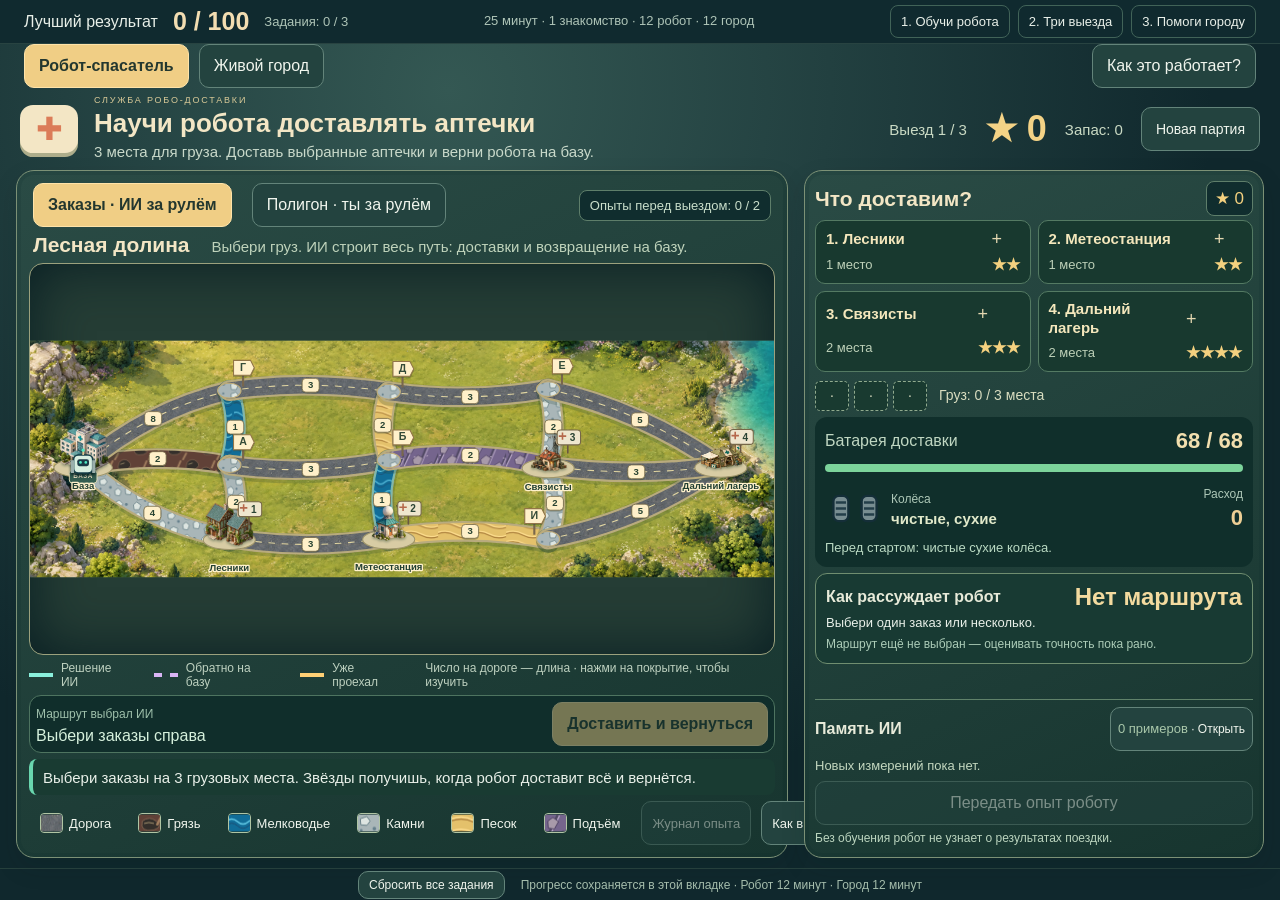
<file: index.html>
<!doctype html>
<html lang="ru"><head><meta charset="UTF-8"><meta name="viewport" content="width=device-width,initial-scale=1"><title>поИИграем?</title><link rel="icon" href="data:image/svg+xml,%3Csvg xmlns='http://www.w3.org/2000/svg' viewBox='0 0 40 40'%3E%3Crect width='40' height='40' rx='9' fill='%2344d4b5'/%3E%3C/svg%3E"><link rel="stylesheet" href="robot-routes.css?v=scenic-roads-2"><script src="session-store.js?v=review-20261009-2"></script></head>
<body>
<div id="missionBar"><div class="overall-result"><span>Лучший результат</span><strong><b id="overallScore">0</b> / 100</strong><small id="missionProgress">Задания: 0 / 3</small></div><p id="sessionPace">25 минут · 1 знакомство · 12 робот · 12 город</p><div class="mission-tags"><span id="trainingMission">1. Обучи робота</span><span id="deliveryMission">2. Три выезда</span><span id="cityMission">3. Помоги городу</span></div></div>
<nav class="tabs" aria-label="Интерактивы"><button id="robotTab" class="active" aria-pressed="true">Робот-спасатель</button><button id="epiTab" aria-pressed="false">Живой город</button><button id="robotTutorial" class="help">Как это работает?</button></nav>
<div id="robotView">
<section class="mission-intro"><div class="mission-objective"><span class="kit-icon" aria-hidden="true">✚</span><div><div class="eyebrow">СЛУЖБА РОБО-ДОСТАВКИ</div><h2 id="missionGoal">Научи робота доставлять аптечки</h2><p>3 места для груза. Доставь выбранные аптечки и верни робота на базу.</p></div></div><div class="campaign-score"><span id="roundLabel">Выезд 1 / 3</span><strong id="stars">★ 0</strong><span id="reserve">Запас: 0</span><button id="restartRobot">Новая партия</button></div></section>
<main class="route-layout"><section class="panel route-scene" aria-label="Карта и эксперименты">
<div class="map-header"><div class="view-tabs"><button id="districtView" class="active" aria-pressed="true">Заказы · ИИ за рулём</button><button id="labView" aria-pressed="false">Полигон · ты за рулём</button></div><div class="map-tools"><span id="experimentCount" class="badge">Опыты: 0 / 2</span><button id="stop" hidden>■ Остановить</button></div></div>
<div class="map-caption"><h2 id="missionName"></h2><p id="mapInstruction"></p></div>
<div id="boardStage"><svg id="routeMap" viewBox="0 0 1400 445" aria-label="Карта дорог и заказов"><defs><marker id="routeArrow" viewBox="0 0 10 10" refX="7" refY="5" markerWidth="5" markerHeight="5" orient="auto-start-reverse"><path d="M0 1L9 5L0 9Z" fill="#8af0dc"/></marker>
<pattern id="texture-road" patternUnits="userSpaceOnUse" width="24" height="24"><rect width="24" height="24" fill="#536873"/><path d="M0 5h12M12 17h12" stroke="#cbd1c0" stroke-width="2"/></pattern>
<pattern id="texture-mud" patternUnits="userSpaceOnUse" width="24" height="24"><rect width="24" height="24" fill="#805535"/><ellipse cx="6" cy="8" rx="5" ry="3" fill="#493b2c"/><ellipse cx="20" cy="20" rx="7" ry="4" fill="#aa754b"/></pattern>
<pattern id="texture-water" patternUnits="userSpaceOnUse" width="24" height="24"><rect width="24" height="24" fill="#226c91"/><path d="M-6 7q6-6 12 0t12 0t12 0M-6 19q6-6 12 0t12 0t12 0" fill="none" stroke="#8fdae2" stroke-width="2"/></pattern>
<pattern id="texture-gravel" patternUnits="userSpaceOnUse" width="24" height="24"><rect width="24" height="24" fill="#606e66"/><path d="m2 3 8-1 3 7-7 4-5-4zm13 12 7-2 1 7-5 3-5-4z" fill="#b9bdb1" stroke="#343f3e"/></pattern>
<pattern id="texture-sand" patternUnits="userSpaceOnUse" width="24" height="24"><rect width="24" height="24" fill="#b49a61"/><path d="M0 5q10 10 24 0M0 17q10 10 24 0" fill="none" stroke="#edce82" stroke-width="3"/></pattern>
<pattern id="texture-hill" patternUnits="userSpaceOnUse" width="24" height="24"><rect width="24" height="24" fill="#426548"/><path d="m0 22 12-19 12 19M2 22 12 9 22 22" fill="none" stroke="#c2d1a8" stroke-width="2"/></pattern>
</defs>
<defs><radialGradient id="ground"><stop stop-color="#8a9d58"/><stop offset="1" stop-color="#45644a"/></radialGradient></defs>
<rect width="1400" height="445" fill="url(#ground)"/><image id="mapBackdrop" href="assets/robot-valley.png" width="1400" height="445" preserveAspectRatio="xMidYMid slice" aria-hidden="true"/><g><g id="mapDecor" aria-hidden="true"></g><g id="roads"></g><g id="routeLines" aria-hidden="true"></g><g id="roadLabels"></g><g id="junctions"></g><g id="robotSprite" transform="translate(70 210)" aria-hidden="true"><rect x="-18" y="-20" width="36" height="34" rx="9" fill="#d9efe1" stroke="#173f48" stroke-width="3"/><rect x="-11" y="-12" width="22" height="13" rx="4" fill="#1a3946"/><circle cx="-5" cy="-6" r="2.5" fill="#4ee8c2"/><circle cx="5" cy="-6" r="2.5" fill="#4ee8c2"/><path class="robot-wheels" d="M-20-10v24M20-10v24" stroke="#9aafac" stroke-width="6"/><path d="M0-20v-8" stroke="#e9d397" stroke-width="3"/><circle cy="-29" r="3" fill="#4ee8c2"/><g class="robot-mud" fill="#bc793b"><circle cx="-21" cy="1" r="4"/><circle cx="20" cy="9" r="4"/><circle cx="-8" cy="10" r="3"/></g><g class="robot-water" fill="#8ee5ff"><path d="M-28 16q-9 12 0 12t0-12M28 16q-9 12 0 12t0-12"/></g></g>
</g><g id="mapParticles" aria-hidden="true"></g></svg><div id="mapToast" hidden></div></div>
<div class="map-legend"><span><i class="line plan"></i><b id="pathOwner">Решение ИИ</b></span><span id="returnLegend"><i class="line return"></i>Обратно на базу</span><span><i class="line travelled"></i>Уже проехал</span><span>Число на дороге — длина · нажми на покрытие, чтобы изучить</span></div>
<div class="route-editor"><div class="route-itinerary"><span id="routeOwner">Маршрут ИИ</span><div id="routeText">Выбери заказы справа</div></div><button id="undo" hidden>↶ Назад</button><button id="clearRoute" hidden>Очистить</button><button id="run" class="primary" disabled>Отправить на доставку</button><button id="nextRound" class="primary" hidden>Следующий район →</button></div>
<p id="status" role="status">Выбери заказы на 3 грузовых места. Звёзды получишь, когда робот доставит всё и вернётся.</p>
<div class="scene-bottom"><div id="terrainLegend" class="terrain-legend"></div><button id="notebookButton" disabled>Журнал опыта</button><button id="scoreRules">Как выиграть</button></div>
</section>
<aside class="panel robot-console" aria-label="Заказы, робот и обучение">
<section id="ordersPanel"><div class="console-title"><h2>Что доставим?</h2><span id="orderValue" class="badge">★ 0</span></div><p class="muted">Звёзды — за все заказы и возвращение на базу.</p><div id="orderCards"></div><div class="cargo"><div id="cargoSlots" aria-label="Грузовой отсек"></div><span id="cargoSummary"></span></div></section>
<section id="labPanel" hidden><div class="console-title"><h2>Лаборатория на колёсах</h2><span class="badge">36 заряда</span></div><p>Собери путь из <b>не более 6 дорог</b>. Проверь свою догадку о покрытиях и состоянии колёс.</p><div id="surfaceCard"><h3>Что уже известно?</h3><p>Число на дороге — её длина. Расход за шаг — в описании покрытия. Скрытые эффекты можно обнаружить в поездке.</p></div></section>
<section class="robot-condition"><div class="charge-heading"><span>Батарея <b id="batteryRole"></b></span><strong id="remaining"></strong></div><meter id="batteryMeter" min="0" max="54" value="54" aria-label="Заряд батареи"></meter><div class="wheels-row"><svg id="wheelPicture" viewBox="0 0 100 58" aria-hidden="true"><g class="robot-wheels" fill="#788d91" stroke="#142e38" stroke-width="4"><rect x="14" y="8" width="25" height="42" rx="9"/><rect x="61" y="8" width="25" height="42" rx="9"/></g><path d="M18 19h17m-17 10h17m-17 10h17M65 19h17m-17 10h17m-17 10h17" stroke="#233e49" stroke-width="4"/><g class="robot-mud" fill="#bf8143"><circle cx="17" cy="36" r="6"/><circle cx="76" cy="18" r="7"/></g><g class="robot-water" fill="#84dfff"><path d="M5 35q-8 14 0 14t0-14M95 35q-8 14 0 14t0-14"/></g></svg><div><span>Колёса</span><strong id="wheelState">Чистые, сухие</strong></div><div class="spent-stat"><span>Расход</span><strong id="spent">0</strong></div></div><p id="deliveryProgress" hidden></p><p id="surfaceEffect">Каждый выезд — с полным зарядом и чистыми сухими колёсами.</p></section>
<section id="forecastCard" class="forecast-card"><h3>Как рассуждает робот</h3><strong id="forecastEnergy">Нет маршрута</strong><p id="forecastOutcome">Выбери заказ — робот построит свой путь.</p><small id="forecastConfidence">Пока без опыта. Он может ошибиться.</small></section>
<section id="tripResult" class="result-card" hidden><div class="console-title"><h3 id="resultTitle">Результат</h3><strong id="resultStars"></strong></div><div class="comparison"><div><small>Ожидал на путь</small><strong id="lastPrediction">—</strong></div><div><small>Потратил по факту</small><strong id="lastActual">—</strong></div></div><p id="tripOutcome"></p><p id="mistakeExplanation"></p></section>
<section class="learning-action"><div class="learning-heading"><h3>Память ИИ</h3><button id="modelInfo" title="Измерения и предположения робота"><span id="qualitySummary">0 примеров</span> · Открыть</button></div><p id="newExperience">Измерения попадут сюда после поездки.</p><button id="train" disabled>Передать опыт роботу</button><p id="learningEffect" role="status">Без обучения робот не узнает о результатах поездки.</p></section>
<div id="campaignResult" hidden></div>
</aside></main></div>
<iframe id="epiView" title="Живой город" src="city.html?v=traffic-school-3" hidden></iframe>
<footer id="sessionFooter"><button id="newParticipant">Сбросить все задания</button><span>Прогресс сохраняется в этой вкладке · Робот 12 минут · Город 12 минут</span></footer>
<dialog id="robotDialog" aria-labelledby="dialogTitle"><div class="dialog-header"><h2 id="dialogTitle"></h2><button id="dialogClose">Закрыть ✕</button></div><div id="dialogBody"></div></dialog>
<script src="game-score.js?v=city-experiments-1"></script><script src="robot-engine.js?v=cargo-school-3"></script><script src="robot-delivery.js?v=cargo-school-3"></script><script src="robot-map.js?v=scenic-roads-2"></script><script src="robot-ui.js?v=scenic-roads-2"></script><script src="mission-ui.js?v=traffic-school-3"></script>
</body></html>
</file>
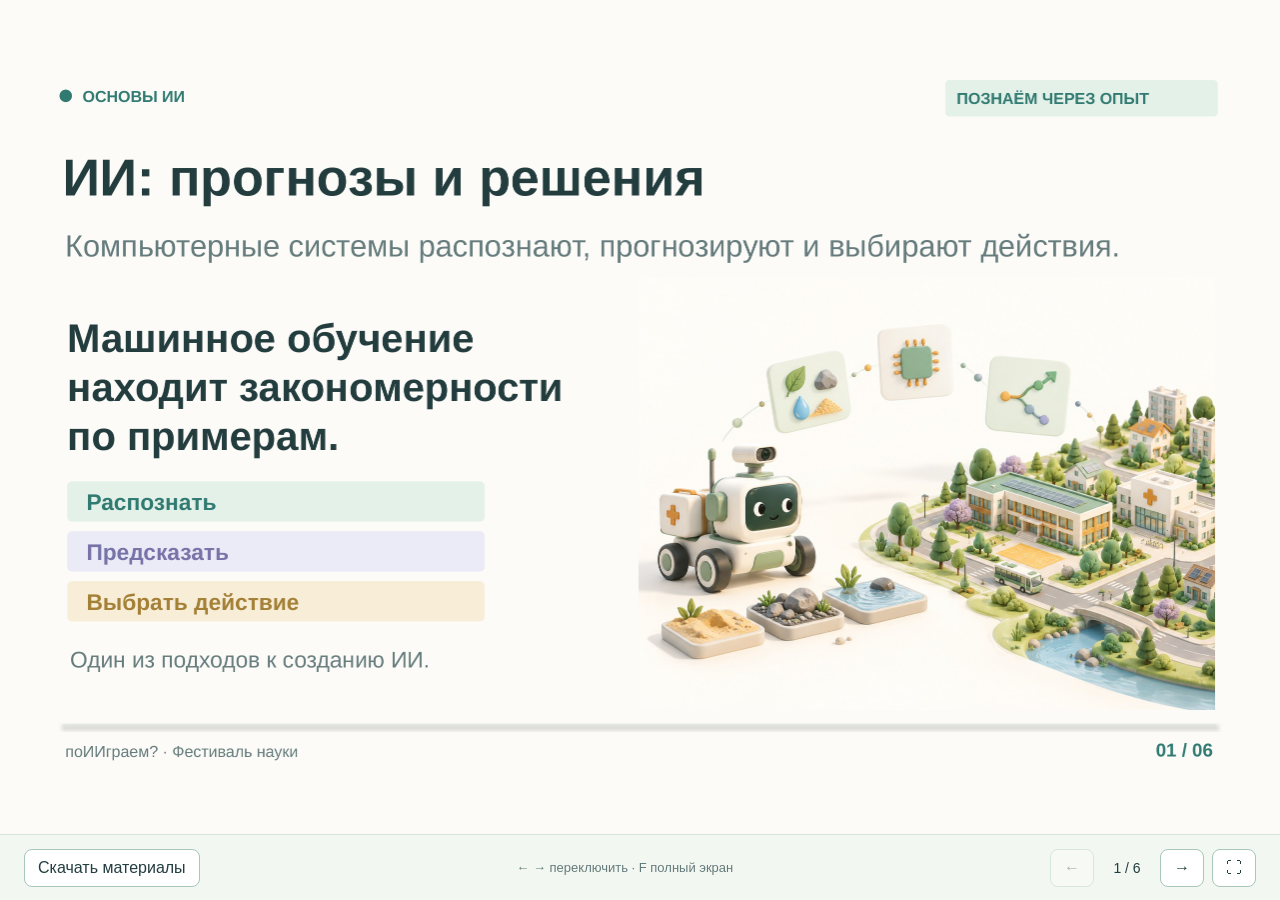
<file: presentations/ai-learning-introduction/index.html>
<!doctype html><html lang="ru"><head><meta charset="utf-8"><meta name="viewport" content="width=device-width,initial-scale=1"><title>ИИ: данные, обучение и проверка</title><style>html,body{margin:0;background:#fcfbf8;width:100%;height:100%;overflow:hidden;font-family:Arial,sans-serif}main{height:calc(100% - 66px);display:flex;align-items:center;justify-content:center}img{width:100%;height:100%;object-fit:contain;display:block}nav{height:66px;box-sizing:border-box;display:flex;align-items:center;justify-content:space-between;padding:8px 24px;border-top:1px solid #d6e2dc;color:#233d40;background:#f3f7f1}.controls{display:flex;gap:8px;align-items:center}button,a{background:#fff;color:#233d40;border:1px solid #a6c7b9;border-radius:8px;font:16px Arial,sans-serif;padding:9px 13px;cursor:pointer;text-decoration:none}button:disabled{opacity:.35;cursor:default}button:focus-visible,a:focus-visible{outline:3px solid #307a71;outline-offset:2px}#counter{min-width:50px;text-align:center;font-size:14px}#downloadPanel{border:1px solid #a6c7b9;border-radius:14px;color:#233d40;background:#fcfbf8;padding:28px;max-width:600px}#downloadPanel::backdrop{background:#233d4070}.files{display:grid;gap:12px}#downloadClose{float:right}.hint{font-size:13px;color:#657b7c}@media(max-width:800px){nav{padding:8px}.hint{display:none}button,a{font-size:13px;padding:9px}}</style></head><body><main><img id="slide" src="slide-01.png" alt="Слайд 1 из 6"></main><nav><button id="downloads">Скачать материалы</button><span class="hint">← → переключить · F полный экран</span><div class="controls"><button id="prev" aria-label="Предыдущий слайд">←</button><span id="counter"></span><button id="next" aria-label="Следующий слайд">→</button><button id="full" aria-label="Полный экран">⛶</button></div></nav><dialog id="downloadPanel"><button id="downloadClose">Закрыть</button><h2>Материалы площадки</h2><div class="files"><a href="ai-learning-introduction.pptx" download>Презентация PowerPoint · 6 слайдов</a><a href="ai-learning-introduction.pdf" download>Презентация PDF</a><a href="facilitator-guide.docx" download>Текст ведущего с действиями · Word</a><a href="facilitator-guide.pdf" download>Текст ведущего · PDF</a><a href="facilitator-guide.txt" download>Текст ведущего · обычный текст</a></div></dialog><script>let n=1;const $=id=>document.getElementById(id);function show(v){n=Math.min(6,Math.max(1,v));$('slide').src='slide-'+String(n).padStart(2,'0')+'.png';$('slide').alt='Слайд '+n+' из 6';$('counter').textContent=n+' / 6';$('prev').disabled=n===1;$('next').disabled=n===6;}$('prev').onclick=()=>show(n-1);$('next').onclick=()=>show(n+1);async function full(){try{if(document.fullscreenElement)await document.exitFullscreen();else await document.documentElement.requestFullscreen();}catch{}}$('full').onclick=full;$('downloads').onclick=()=>$('downloadPanel').showModal();$('downloadClose').onclick=()=>$('downloadPanel').close();addEventListener('keydown',e=>{if($('downloadPanel').open)return;if(['ArrowRight','PageDown',' '].includes(e.key)){e.preventDefault();show(n+1);}if(['ArrowLeft','PageUp'].includes(e.key)){e.preventDefault();show(n-1);}if(e.key==='Home')show(1);if(e.key==='End')show(6);if(e.key.toLowerCase()==='f')full();});show(1);</script></body></html>
</file>
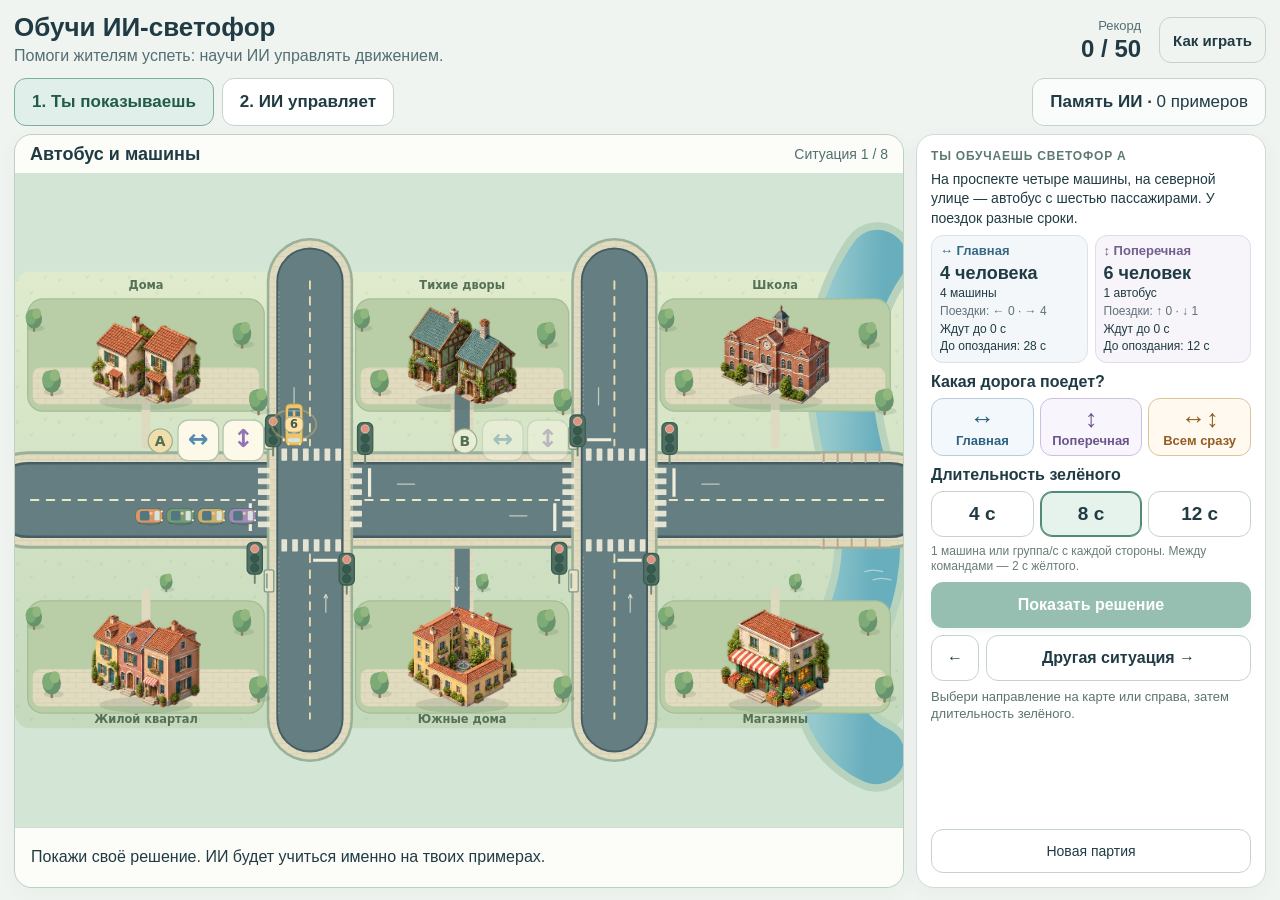
<file: city.html>
<!doctype html>
<html lang="ru">
<head>
  <meta charset="utf-8">
  <meta name="viewport" content="width=device-width, initial-scale=1">
  <title>Обучи ИИ-светофор · Живой город</title>
  <link rel="stylesheet" href="traffic-city.css?v=traffic-school-3">
  <script src="session-store.js?v=review-20261009-2"></script>
</head>
<body>
  <main id="signalCity">
    <header class="traffic-heading">
      <div><h1>Обучи ИИ-светофор</h1><p>Помоги жителям успеть: научи ИИ управлять движением.</p></div>
      <div class="traffic-record"><span>Рекорд</span><strong id="cityBestScore">0 / 50</strong><span id="cityBestWait" hidden></span></div>
      <button id="cityTutorial" class="help-button">Как играть</button>
    </header>
    <nav class="traffic-modes" aria-label="Режим города">
      <button id="teachMode" aria-pressed="true">1. Ты показываешь</button>
      <button id="checkMode" aria-pressed="false">2. ИИ управляет</button>
      <button id="openExamples" class="memory-button">Память ИИ · <b id="exampleCount">0 примеров</b></button>
    </nav>
    <section class="traffic-workspace">
      <section class="traffic-map-panel" aria-label="Город и движение">
        <div class="traffic-map-heading"><h2 id="caseTitle"></h2><span id="cityProgress"></span></div>
        <div class="traffic-map-wrap"><svg id="map" role="img" aria-label="Город: очереди, светофоры и жители"></svg></div>
        <div id="roundResult" class="traffic-feedback" aria-live="polite"></div>
      </section>
      <aside class="traffic-console">
        <section id="teachingControls">
          <span id="teachingJunction" class="role-label">ТЫ ОБУЧАЕШЬ СВЕТОФОР A</span>
          <p id="caseDescription"></p>
          <div id="queueReadout" class="queue-readout"></div>
          <h3>Какая дорога поедет?</h3>
          <div class="axis-choices"><button id="axisEW" aria-pressed="false" aria-label="Главная дорога: зелёный в обе стороны"><span class="axis-icon" aria-hidden="true">↔</span><span>Главная</span></button><button id="axisNS" aria-pressed="false" aria-label="Поперечная дорога: зелёный в обе стороны"><span class="axis-icon" aria-hidden="true">↕</span><span>Поперечная</span></button><button id="axisBOTH" aria-pressed="false" title="Одновременный зелёный пересекающимся дорогам может вызвать столкновение"><span class="axis-icon" aria-hidden="true">↔↕</span><span>Всем сразу</span></button></div>
          <h3>Длительность зелёного</h3>
          <div class="duration-choices" aria-label="Длительность зелёного"><button id="duration4" aria-pressed="false">4 с</button><button id="duration8" aria-pressed="true">8 с</button><button id="duration12" aria-pressed="false">12 с</button></div>
          <p class="physics-note">1 машина или группа/с с каждой стороны. Между командами — 2 с жёлтого.</p>
          <button id="demonstrate" class="primary" disabled>Показать решение</button>
          <button id="saveExample" class="primary" hidden>Передать пример ИИ</button>
          <div class="case-navigation"><button id="previousCase" aria-label="Предыдущая ситуация">←</button><button id="nextCase">Другая ситуация →</button></div>
        </section>
        <section id="autonomousControls" hidden>
          <span class="role-label">ИИ УПРАВЛЯЕТ САМ</span>
          <p>Твои примеры → решения ИИ → движение в городе.</p>
          <div id="liveDecision" class="live-decision"></div>
          <div id="aiQueueReadout" class="queue-readout" hidden></div>
          <label for="practiceScenario">Свободная проверка</label><select id="practiceScenario"></select>
          <button id="testAI">Посмотреть работу ИИ</button>
          <div class="exam-card"><h3>Заезд на результат</h3><p>Три карты: 2, 3 и 4 перекрёстка. Больше жителей вовремя — выше результат. При равенстве важнее меньше ждать.</p><button id="startExam" class="primary">Запустить заезд</button><span id="attemptsLeft"></span></div>
          <div class="traffic-result-score"><span>Последний результат</span><strong id="cityLocalScore">0 / 50</strong></div>
        </section>
        <section id="playbackControls" hidden><button id="pauseCity">Ⅱ Пауза</button><button id="resumeCity" class="primary" hidden>▶ Продолжить</button><button id="stopCity">Завершить этот просмотр</button></section>
        <p id="cityStatus" role="status" aria-live="polite"></p>
        <button id="restartCity" class="quiet-button">Новая партия</button>
      </aside>
    </section>
  </main>
  <dialog id="trafficInfo" aria-labelledby="infoTitle"><div class="info-heading"><h2 id="infoTitle"></h2><button id="closeInfo">Закрыть ✕</button></div><div id="infoContent"></div></dialog>
  <script src="game-score.js?v=city-experiments-1"></script>
  <script src="traffic-engine.js?v=traffic-school-3"></script>
  <script src="traffic-learning.js?v=traffic-school-3"></script>
  <script src="traffic-map.js?v=traffic-school-3"></script>
  <script src="traffic-ui.js?v=traffic-school-3"></script>
</body>
</html>
</file>
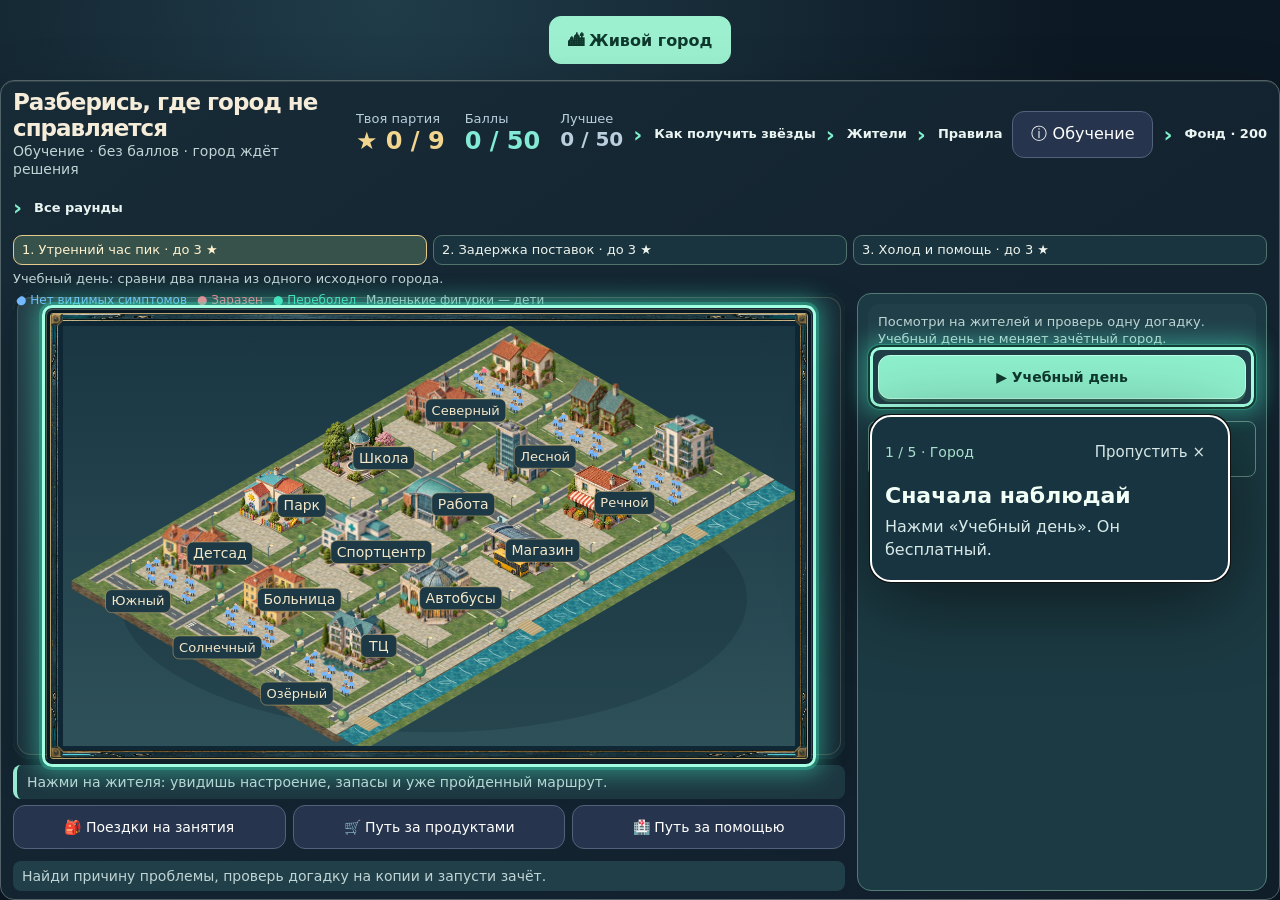
<file: epidemic.html>
<!doctype html><html lang="ru"><head><meta charset="utf-8"><meta name="viewport" content="width=device-width,initial-scale=1"><title>поИИграем? — город</title><style>
*{box-sizing:border-box}body{margin:0;background:#0b1222;color:#edf3ff;font:16px system-ui,sans-serif}main{max-width:1500px;margin:auto;padding:20px;display:grid;grid-template-columns:290px minmax(0,1fr);gap:18px}section,aside{background:#131e32;border:1px solid #30425b;border-radius:14px;padding:18px}h1{font-size:26px;margin:0 0 8px}h2{font-size:19px;margin:0 0 12px}p,li{line-height:1.5;color:#bbcae0;font-size:14px}button,input,select{font:inherit}button,select{border:1px solid #52627a;background:#26354d;color:white;border-radius:8px;padding:10px;cursor:pointer}button:focus-visible,input:focus-visible,select:focus-visible{outline:3px solid #ffe271}button:disabled{opacity:.4;cursor:default}.primary{background:#2ad8bb;color:#082c26;font-weight:bold}label{display:block;margin:14px 0 6px;font-size:14px}input[type=range]{width:100%;accent-color:#2ad8bb}input[type=number]{width:90px;background:#22324b;color:white;padding:7px;border:1px solid #63728a}.row{display:flex;gap:8px;flex-wrap:wrap;margin:12px 0}#map{width:100%;height:auto;background:#1c3440;border-radius:12px;display:block}.place{cursor:pointer}.place:focus{outline:none}.place:focus rect{stroke:white;stroke-width:4}.legend{display:flex;gap:16px;flex-wrap:wrap;font-size:14px;margin:10px 0}.legend b{font-size:20px}.metrics{display:flex;gap:25px;flex-wrap:wrap;margin:12px 0}.metrics b{display:block;font-size:25px}.metrics span{font-size:13px;color:#afc3dd}#status{border-left:3px solid #2ad8bb;padding:10px;color:#e8f1ff;min-height:60px}#chart{width:100%;height:auto}table{border-collapse:collapse;width:100%;font-size:14px}td,th{text-align:left;border-bottom:1px solid #35465f;padding:10px 5px}details{margin-top:14px;color:#adbfda;font-size:14px}summary{cursor:pointer;color:#e9f3ff}.small{font-size:13px;color:#9fb1ce}.policy{display:flex;align-items:center;justify-content:space-between;width:100%;margin:8px 0;text-align:left}.policy.off{background:#3f2937;border-color:#be6079}.policy span{font-size:13px;color:#57e2bf}.policy.off span{color:#ff91a7}.phase{color:#54e2c4;font-size:17px;font-weight:bold}.guide{margin-bottom:16px}.guide ol{padding-left:20px}.maphead{display:flex;align-items:center;justify-content:space-between;gap:12px;flex-wrap:wrap}.events{min-height:35px;color:#ff9eb0;font-size:14px}.inhabitant{pointer-events:none}.closed{opacity:.6}@media(max-width:800px){main{display:flex;flex-direction:column;padding:10px}aside{order:2}.city{order:1}h1{font-size:23px}.mapscroll{overflow:auto}.metrics{gap:15px}.guide{margin:0}}

.population-grid{display:grid;grid-template-columns:1fr 64px 64px;gap:7px;align-items:center;font-size:13px}.population-grid input{width:100%;min-width:0;padding:7px}.district-name{font-size:12px}.settings-section{margin:18px 0;padding-top:12px;border-top:1px solid #3b4e68}.attendance label{display:flex;justify-content:space-between}.toolbar{position:relative;background:#131e3bee;padding:10px;border-radius:10px}.mapscroll{overflow:auto;max-height:78vh}#status{min-height:50px}.settings-note{color:#f3ce83}.route-info{font-size:14px;line-height:1.6;color:#c6d7ee}aside details:first-child{margin-top:0}.metrics{padding:8px 0}.metrics b{font-size:21px}#summary{font-size:14px}.population-grid input:focus{outline:2px solid #ffe074}@media(max-width:800px){aside{order:0}.city{order:1}.mapscroll{max-height:70vh}.population-grid{grid-template-columns:1fr 74px 74px}}

main,main>*,.city,.maphead,.toolbar,.metrics,.row,.mapscroll{min-width:0;max-width:100%}
.city{overflow:hidden}.mapscroll{width:100%;overflow:auto;overscroll-behavior:contain;border-radius:12px;isolation:isolate}#map{width:100%;min-width:0;max-width:none;overflow:hidden;flex-shrink:0}#chart{display:block;max-width:100%;overflow:hidden}
.toolbar .row>*{max-width:100%}.metrics{display:grid;grid-template-columns:repeat(auto-fit,minmax(130px,1fr));gap:12px}.metrics>div{min-width:0;overflow-wrap:anywhere}
.population-grid{grid-template-columns:minmax(0,1fr) 62px 62px}.population-grid>*{min-width:0}.population-grid b{font-size:12px}.population-grid span{overflow-wrap:anywhere}
.attendance label{gap:8px;flex-wrap:wrap}.attendance label b{white-space:nowrap}.route-info,#events,td{overflow-wrap:anywhere}table{table-layout:fixed}th:first-child{width:45%}
@media(max-width:800px){main{width:100%;padding:8px}section,aside{padding:12px}.row{gap:6px}.toolbar{padding:8px}.metrics{grid-template-columns:repeat(2,minmax(0,1fr))}.mapscroll{max-height:75vh}#map{min-width:0}.legend{gap:8px;font-size:13px}.maphead{align-items:flex-start}}

#map{touch-action:none;cursor:grab;background:#cbdde0}#map.dragging{cursor:grabbing}.mapscroll{max-height:none!important;overflow:hidden!important}.city.expanded{position:fixed;inset:0;z-index:1000;overflow:auto;border-radius:0;background:#131e32}.city.expanded .mapscroll{height:72vh}.city.expanded #map{height:100%;width:100%}.place:focus rect{stroke-width:1}.place:focus-visible{filter:brightness(1.15)}.still .ambient-motion{display:none}.city .maphead{margin-bottom:10px}@media(prefers-reduced-motion:reduce){.ambient-motion{display:none}}
.map-expanded main{grid-template-columns:minmax(0,1fr)}.map-expanded aside{display:none}.map-expanded main{max-width:1800px}

#mayor{max-width:1500px;margin:18px auto;padding:24px}.mayor-title{display:flex;justify-content:space-between;gap:20px;align-items:flex-start}.mayor-title h1{font-size:32px;margin:8px 0}.mayor-steps{display:flex;gap:30px;flex-wrap:wrap;background:#213950;border-radius:12px;padding:20px 40px}.mayor-dashboard{display:grid;grid-template-columns:repeat(4,minmax(0,1fr));gap:12px;margin:20px 0}.mayor-dashboard>div{padding:16px;background:#20334a;border-radius:12px}.mayor-dashboard strong{display:block;margin:8px 0;font-size:23px}.mayor-dashboard p{margin:0}.mayor-work{display:grid;grid-template-columns:1fr 1fr;gap:24px}.mayor-work>div{min-width:0;padding:20px;background:#192a40;border-radius:12px}.mayor-work h2{font-size:21px}#mayorPolicies label{display:grid;grid-template-columns:1fr 1fr;gap:12px;align-items:center}#mayor select,#mayor input,#mayor textarea{max-width:100%;width:100%;min-width:0;background:#243950;color:#f1f5fa;border:1px solid #74859c;border-radius:7px;padding:9px}#mayor .policy-hint{font-size:12px;margin:3px 0 15px}.day-event{border-left:4px solid #ffd080;background:#353646;padding:16px;margin:15px 0;line-height:1.6}.mayor-actions{display:flex;gap:12px;flex-wrap:wrap;margin-top:20px}.setup-line{display:grid;grid-template-columns:2fr 2fr 1fr;gap:16px}.district-editor{display:grid;grid-template-columns:1.5fr repeat(3,1fr) .7fr;gap:8px;align-items:center;font-size:12px}.district-editor input[type=checkbox]{width:22px!important;height:22px}.table-scroll{overflow:auto}#mayorHistory td{font-size:12px}#mayorCompare{margin-top:24px;padding:20px;background:#192a40}#comparison article{border-top:1px solid #52657c;padding:12px 0}#mayor textarea{font:inherit}.mayor-mode main{grid-template-columns:minmax(0,1fr)}.mayor-mode main>aside{display:none}.mayor-mode #run,.mayor-mode #pause,.mayor-mode #step,.mayor-mode #finish,.mayor-mode #save,.mayor-mode #speed,.mayor-mode .metrics,.mayor-mode #events,.mayor-mode #status,.mayor-mode #results,.mayor-mode .city>div:has(>#results){display:none}.mayor-mode .city>div:has(>table){display:none}body:not(.mayor-mode) #mayor>:not(.mayor-title){display:none}@media(max-width:800px){#mayor{margin:8px;padding:14px}.mayor-title{flex-direction:column}.mayor-title h1{font-size:26px}.mayor-dashboard{grid-template-columns:1fr 1fr}.mayor-work,.setup-line{grid-template-columns:1fr}.mayor-work>div{padding:12px}.mayor-steps{gap:10px 24px;padding:14px 30px;font-size:13px}.district-editor{gap:4px;font-size:10px}.mayor-dashboard strong{font-size:19px}}
#mayorMapSlot{margin:15px 0 24px}#mayorMapSlot .city{padding:12px}.map-day-action{display:flex;align-items:center;gap:18px;flex-wrap:wrap}.map-day-action a{color:#75e1d0}body.mayor-mode>main{display:none}.mayor-mode #chart{max-height:150px}.mayor-mode .legend{font-size:12px}
.mayor-mode #fullMap{display:none}#mayorCompare>label{display:block}#mayorCompare input{margin:8px 0}

#contest{max-width:1500px;margin:16px auto;padding:24px}.contest-head{display:flex;justify-content:space-between;gap:20px}.contest-head h1{font-size:32px;margin:10px 0}.round-clock{min-width:110px;text-align:center}.round-clock b{display:block;font-size:32px;color:#62e1c5}.round-clock span{font-size:12px}.contest-steps{display:flex;gap:24px;flex-wrap:wrap;padding:14px;background:#223b51;border-radius:10px}.round-info{display:grid;grid-template-columns:1fr 140px 2fr;gap:16px;align-items:center}.contest-grid{display:grid;grid-template-columns:1fr 1fr;gap:20px;margin:16px 0}.contest-grid>section{min-width:0}.contest-grid h2{font-size:21px}#contest input,#contest select,#contest textarea{width:100%;min-width:0;max-width:100%;font:inherit;padding:8px;background:#22384e;color:#edf5ff;border:1px solid #718699;border-radius:7px}#contestChoices label{display:grid;grid-template-columns:100px 1fr;gap:12px;align-items:center;margin:10px 0 3px}#contestChoices p{margin:3px 0 10px;font-size:12px}#pointBudget{font-size:16px;color:#64e5c6}.over-budget{color:#ff8592!important}.big-result{display:block;font-size:28px;margin:15px 0}.entry-rules{padding:14px;background:#20394b;border-radius:10px;margin:14px 0}.pass{color:#64e5c6}.fail{color:#ff9dab}#tryPlan,#lockPlan{width:100%;margin-top:12px}#contestMap .city{padding:12px}.contest-mode>main{display:none}.contest-mode .metrics,.contest-mode #run,.contest-mode #pause,.contest-mode #step,.contest-mode #finish,.contest-mode #save,.contest-mode #speed,.contest-mode #events,.contest-mode #status,.contest-mode #fullMap,.contest-mode .city>div:has(>table){display:none}.contest-mode #chart{max-height:160px}#finalCard{border-top:1px solid #476077}.score-input{display:grid;grid-template-columns:1fr 1fr 1fr;gap:10px}.score-input input[type=checkbox]{width:20px!important}#scoreboard{list-style:none;padding:0}#scoreboard li{padding:8px;border-bottom:1px solid #425970}.table-scroll{overflow:auto}#attemptRows td{font-size:12px}@media(max-width:800px){#contest{padding:12px;margin:8px}.contest-grid{grid-template-columns:1fr}.contest-head h1{font-size:26px}.round-info{grid-template-columns:1fr 100px}.round-info p{grid-column:1/-1}.contest-steps{gap:10px;font-size:12px}.score-input{grid-template-columns:1fr}.contest-grid section{padding:14px}}
#contest .contest-grid{grid-template-columns:360px minmax(0,1fr)}#contest .contest-grid>section{padding:16px}#contestMap{margin:14px 0}#contestMap .city{padding:8px}#contestMap .maphead h1{font-size:20px}#contestMap .maphead .small{display:none}#contestMap #chart{max-height:120px}@media(max-width:950px){#contest .contest-grid{grid-template-columns:1fr}}

#contest{padding:16px;margin:8px auto}.play-heading{display:flex;align-items:center;gap:24px}.play-heading h1{font-size:30px;margin:0}.play-subtitle{color:#94b8cc;font-size:13px}.round-clock{margin-left:auto}.round-settings{margin:0;position:relative}.round-settings[open]{max-width:250px}.play-top{display:flex;align-items:center;gap:16px;margin:14px 0}.play-top #personalBest{margin-left:auto;color:#81dcca;font-size:13px}#stageBadge{font-weight:700;color:#91ead7}#quickHelp{padding:6px 10px;font-size:13px}#quickGuide{padding:8px;background:#1d3749;border-radius:10px;margin:10px 0}#quickGuide button{margin:4px}.play-layout{display:grid;grid-template-columns:minmax(0,1fr) 320px;gap:16px;align-items:start}.play-map{min-width:0}.play-panel{padding:16px!important;position:sticky;top:10px}.points-line{display:flex;justify-content:space-between;align-items:center;gap:8px}.points-line #pointBudget{font-size:12px;white-space:nowrap}.choice-tabs{display:grid;grid-template-columns:repeat(3,1fr);gap:6px;margin:14px 0}.choice-tab{font-size:12px;padding:10px 3px!important;text-align:center}.choice-tab[aria-pressed=true]{background:#2a675f;border-color:#72e2c4}.choice-panel h3{margin:12px 0;font-size:18px}.option-card{display:block;width:100%;text-align:left;margin:8px 0;padding:12px!important;transition:background .15s,border-color .15s}.option-card[aria-pressed=true]{background:#245d56;border:2px solid #63dfc0;color:#dffdf3}.option-card[aria-pressed=true]::before{content:'✓ ';color:#68efd0}.choice-hint{font-size:12px;line-height:1.4;color:#b2c6d6;min-height:48px}.play-run{font-size:18px;padding:14px!important}#runProgress{width:100%;height:6px;accent-color:#58d7b8;margin-top:8px}#contestStatus{font-size:12px;min-height:34px;margin:5px 0}#lockPlan{font-size:13px}.result-strip{display:flex;align-items:center;gap:12px;flex-wrap:wrap;padding:12px;background:#20384b;border-radius:12px}.result-strip .big-result{font-size:22px;margin:0}.result-strip p{font-size:12px;margin:0}.result-strip .fail{flex-basis:100%}#contestMap{margin:0!important}#contestMap .maphead{display:none}#contestMap .toolbar{padding:2px}#contestMap .toolbar button{font-size:12px;padding:6px}#contestMap #chart{max-height:110px}#contestMap .legend{font-size:10px;gap:9px}#contestMap #route{display:none}.compact-rules p{font-size:12px}#finalCard:empty{display:none}[hidden]{display:none!important}@media(max-width:950px){.play-layout{grid-template-columns:1fr}.play-panel{position:static}.play-top{flex-wrap:wrap}.play-top #personalBest{margin-left:0}.play-heading{gap:10px}.play-heading h1{font-size:25px}.round-clock b{font-size:24px}.round-clock{min-width:75px}.choice-tabs{grid-template-columns:repeat(6,1fr)}.choice-tab{font-size:10px}.option-card{display:inline-block;width:calc(33.333% - 6px);vertical-align:top;margin:3px;padding:10px 5px!important;font-size:12px;min-height:60px}.choice-hint{min-height:0}#contest{padding:10px}.play-map{order:1}.play-panel{order:0}}
</style><link rel="stylesheet" href="city-game.css?v=20260918-terrain"><link rel="stylesheet" href="student-ui.css?v=city-experiments-1"><link rel="stylesheet" href="monitor-ui.css?v=city-experiments-1"><link rel="stylesheet" href="city-campaign.css?v=review-20261009-map-3"><link rel="stylesheet" href="learning-redesign.css?v=city-experiments-1"><link rel="stylesheet" href="interactive-clarity.css?v=city-experiments-1"><script src="session-store.js?v=review-20261009-2"></script></head><body><main><aside><h2>Настрой свой город</h2><p>Измени одно условие, предположи результат и сравни два опыта.</p><details open><summary>Жители по кварталам</summary><p class="small">От 0 до 20 взрослых и детей в каждом квартале. Каждый третий ребёнок в квартале — дошкольник: он ходит в детский сад. Остальные дети — в школу, взрослые — на работу.</p><div id="population" class="population-grid"></div><p id="populationTotal"></p></details><details class="settings-section" open><summary>Кто и куда ходит</summary><div id="attendance" class="attendance"></div><p class="small">Доли задают шанс посещения за день для подходящей группы. Днём сначала выбирается посещение больницы, затем ТЦ для части остальных, затем магазина для взрослых. В спортцентр идут первыми, в парк — часть остальных. Выключенный автобус заменяется пешим маршрутом.</p></details><details class="settings-section"><summary>Открытые места</summary><div id="policies"></div></details><details class="settings-section" open><summary>Условия вспышки</summary><label for="source">Первый случай в квартале</label><select id="source" style="width:100%"></select><label>Передача при контакте: <b id="probValue">12%</b><input id="prob" type="range" min="0" max="60" value="12"></label><label>Заразный период: <b id="daysValue">5 дней</b><input id="days" type="range" min="1" max="12" value="5"></label><label for="seed">Номер опыта</label><input id="seed" type="number" min="1" max="99999" value="1"><button id="reset">Исходный город</button></details><p class="settings-note small">Изменение населения, посещаемости или условий начинает новый опыт. Сохрани итог перед настройкой следующего.</p><details><summary>Как исследовать</summary><ol><li>Начни с исходного города и сохрани итог.</li><li>Измени число детей, посещаемость места или вероятность передачи.</li><li>Сравни долю заразившихся, величину и время пика.</li><li>Повтори на другом номере опыта.</li></ol></details><details><summary>Что означают показатели</summary><p>«Вне дома сейчас» — число жителей, находящихся в общественных местах на показанном этапе. «Пик» — максимальное число одновременно заразных за показанную часть опыта. Если максимум повторяется, показано первое время его достижения.</p><p>«Всего случаев» включает первый случай. При разном населении сравнивай и долю случаев. Старого условного процента посещений больше нет.</p><p>Цвет одежды показывает состояние, дети меньше взрослых. Если в одном месте больше 60 человек, остальные находятся внутри здания и участвуют в модели. Их количество указано на карте.</p></details><details><summary>Правила учебной модели</summary><p>Каждый этап занимает условную часть дня. Передача возможна только в одном месте. Шанс контакта пары за этап: 35% дома, 6% в парке, 18% в транспорте, 23% в спортцентре, 15% в остальных общественных местах. Больница моделирует краткий визит на приём: посещать её могут жители в любом состоянии, лечение и госпитализация здесь не моделируются. Его произведение на вероятность передачи определяет риск для пары. При росте скопления контактов становится больше.</p><p>Заразный период отсчитывается в этапах по пять на день. Новые случаи передают вирус со следующего этапа. Переболевшие не заражаются повторно. Модель останавливается после завершения вспышки или 60 дней.</p><p>Вероятность посещения выбирается заново каждый день. При одинаковых настройках номер опыта воспроизводит тот же результат. Это вымышленный вирус, без медицинского прогноза.</p></details></aside><section class="city"><div class="maphead"><div><h1>Город и эпидемия</h1><span class="small">Городская диорама · интерактивная карта</span><div id="phase" class="phase"></div></div><span id="summary"></span></div><div class="toolbar"><div class="row"><button id="run" class="primary">▶ Запустить</button><button id="pause" disabled>Пауза</button><button id="step">Следующий этап</button><button id="finish">До итога</button><button id="save" disabled>Сохранить итог</button><select id="speed" aria-label="Скорость"><option value="4000">Медленно</option><option value="2400" selected>Обычно</option><option value="1000">Быстро</option></select><button id="zoom">＋ Приблизить</button><button id="zoomOut">− Отдалить</button><button id="fit">Весь город</button><button id="fullMap">Развернуть карту</button><button id="ambient" aria-pressed="true">Анимация города: вкл.</button></div><div class="metrics"><div><span>Заразны</span><b id="infected"></b></div><div><span>Пик к этому моменту</span><b id="peak"></b></div><div><span>Время первого пика</span><b id="peakTime"></b></div><div><span>Всего случаев</span><b id="total"></b></div><div><span>Вне дома сейчас</span><b id="outside"></b></div></div></div><div class="legend"><span style="color:#75b8ff">● Восприимчив</span><span style="color:#ff768a">● Заразен</span><span style="color:#42dbb9">● Переболел</span><span>Маленькие фигурки — дети</span></div><div class="mapscroll"><svg id="map" viewBox="0 0 1750 1080" aria-label="Карта города"></svg></div><div class="map-caption"><strong>◆ Атлас города</strong><span>Перетаскивай карту · нажимай на здания</span></div><p id="route" class="route-info"></p><div id="events" class="events"></div><p id="status" role="status" aria-live="polite">Настрой население и запусти город.</p><svg id="chart" viewBox="0 0 1000 210" aria-label="Заразные по времени"></svg><div style="overflow:auto"><table><thead><tr><th>Опыт и настройки</th><th>Пик</th><th>Время пика</th><th>Всего случаев</th></tr></thead><tbody id="results"></tbody></table></div><p class="small">Изометрический город. Маршруты и скорость движения условны. Увеличь карту, чтобы рассмотреть жителей и здания.</p></section></main><script src="epidemic.js?v=20260915-play2"></script><script>
const $=id=>document.getElementById(id),NS='http://www.w3.org/2000/svg',names={school:'Школа',work:'Работа',market:'Магазин',park:'Парк',gym:'Спортцентр',bus:'Автобус',kindergarten:'Детский сад',clinic:'Больница',mall:'Торговый центр'};let state={config:Epidemic.defaults()},experiment=null,frame=0,timer=null,animation=null,saved=0,lastPositions=null,moving=false;const colors={S:'#75b8ff',I:'#ff768a',R:'#42dbb9'};
function svg(tag,attrs,parent){const e=document.createElementNS(NS,tag);for(const [k,v]of Object.entries(attrs))e.setAttribute(k,v);parent.appendChild(e);return e;}
function label(parent,t,x,y,size,color='#e9f3ff'){const e=svg('text',{x,y,'font-size':size,fill:color,'text-anchor':'middle','font-family':'system-ui,sans-serif'},parent);e.textContent=t;return e;}
function config(){return state.config;}
function people(){return experiment?experiment.people:Epidemic.population(state.config);}
function snapshot(){if(experiment)return experiment.history[frame];const ps=people(),initial=ps.findIndex(p=>p.district===config().initialDistrict);return {day:0,phase:4,state:ps.map((_,i)=>i===(initial<0?0:initial)?'I':'S'),loc:ps.map(p=>p.home),events:[],I:ps.length?1:0,S:Math.max(0,ps.length-1),R:0,outside:0};}
function stopMotion(){cancelAnimationFrame(animation);moving=false;$('step').disabled=false;}
function pause(){clearTimeout(timer);timer=null;$('pause').disabled=true;$('run').disabled=false;}
function invalidate(){pause();stopMotion();experiment=null;frame=0;lastPositions=null;$('save').disabled=true;const ps=people(),occupied=config().districts.map((d,i)=>d.adults+d.children?i:-1).filter(i=>i>=0);if(!occupied.includes(config().initialDistrict))config().initialDistrict=occupied[0]??0;$('source').value=config().initialDistrict;for(let i=0;i<6;i++)$('source').children[i].disabled=!occupied.includes(i);$('populationTotal').textContent=`Всего ${ps.length}: взрослых ${ps.filter(p=>!p.child).length}, детей ${ps.filter(p=>p.child).length}`;$('status').textContent='Условия изменены. Новый опыт начнётся с первого дня.';draw();}
function positions(h){const used={};return h.loc.map(id=>{const p=Epidemic.places.find(p=>p.id===id),n=used[id]||0;used[id]=n+1;const slot=n*17%60;return n>=60?null:[p.x-96+(slot%12)*17.5+(n%3-1)*1.5,p.y+68+Math.floor(slot/12)*16+(n%2?1:-1)];});}
function rect(g,x,y,w,h,fill,rx=0){return svg('rect',{x,y,width:w,height:h,fill,rx},g);}
let camera={x:0,y:0,w:1750,h:1080},pan=null,dragged=false;
function project(x,y,z=0){return [1100+(x-y)*.55,95+(x+y)*.32-z];}
function translatePoint(x,y){const p=project(x,y);return `translate(${p[0]} ${p[1]})`;}
function poly(g,pts,fill,stroke){return svg('polygon',{points:pts.map(p=>p.join(',')).join(' '),fill,...(stroke?{stroke,'stroke-width':1}:{})},g);}
function ground(g,x,y,w,d,fill){return poly(g,[[x,y],[x+w,y],[x+w,y+d],[x,y+d]].map(p=>project(...p)),fill);}
function block(g,x,y,w,d,h,wall,side,roof){
const a=project(x,y),b=project(x+w,y),c=project(x+w,y+d),q=project(x,y+d),top=p=>[p[0],p[1]-h];
poly(g,[q,c,[c[0]+h*.55,c[1]+h*.18],[q[0]+h*.55,q[1]+h*.18]],'#163f3c30');
poly(g,[b,c,[c[0]+h*.55,c[1]+h*.18],[b[0]+h*.55,b[1]+h*.18]],'#163f3c30');
poly(g,[q,c,top(c),top(q)],wall,'#304b4b33');poly(g,[b,c,top(c),top(b)],side,'#304b4b33');poly(g,[top(a),top(b),top(c),top(q)],roof,'#ffffff44');
for(let z=12;z<h-9;z+=16){for(let u=10;u<w-7;u+=20){const p1=project(x+u,y+d,z),p2=project(x+u+9,y+d,z);poly(g,[p1,p2,[p2[0],p2[1]-8],[p1[0],p1[1]-8]],'#d9e9df');}for(let v=10;v<d-7;v+=20){const p1=project(x+w,y+v,z),p2=project(x+w,y+v+9,z);poly(g,[p1,p2,[p2[0],p2[1]-8],[p1[0],p1[1]-8]],'#78aeb8');}}
// Roof coping gives even small buildings a crisp, model-like silhouette.
svg('polyline',{points:[top(q),top(c),top(b)].map(p=>p.join(',')).join(' '),fill:'none',stroke:'#f5edce99','stroke-width':2},g);
const doorA=project(x+w*.5-6,y+d),doorB=project(x+w*.5+6,y+d);poly(g,[doorA,doorB,[doorB[0],doorB[1]-15],[doorA[0],doorA[1]-15]],'#385b64');
}
function isoTree(g,x,y,size=11){
const p=project(x,y);svg('ellipse',{cx:p[0]+size*.5,cy:p[1]+2,rx:size*1.15,ry:size*.45,fill:'#173f3433'},g);
rect(g,p[0]-2,p[1]-16,4,17,'#795d43');
svg('circle',{cx:p[0],cy:p[1]-size*1.4,r:size,fill:'#386f59'},g);
svg('circle',{cx:p[0]-size*.28,cy:p[1]-size*1.65,r:size*.8,fill:'#63975e'},g);
svg('circle',{cx:p[0]-size*.38,cy:p[1]-size*1.9,r:size*.46,fill:'#a2bd72'},g);
}
function streetLamp(g,x,y){const p=project(x,y);svg('path',{d:`M ${p[0]} ${p[1]} v -23 l 7 -4`,stroke:'#48656a','stroke-width':2,fill:'none'},g);svg('ellipse',{cx:p[0]+7,cy:p[1]-27,rx:4,ry:2.4,fill:'#ffebaf'},g);}
function cityDetails(m){
const floor=svg('g',{'aria-hidden':'true','pointer-events':'none'},m);
// Quayside paving, mooring platforms and the far green riverbank.
ground(floor,1002,-25,39,1765,'url(#iso-paving)');ground(floor,1118,-25,33,1765,'url(#iso-grass)');
for(let y=30;y<1700;y+=60){ground(floor,1007,y,28,2,'#e1dfc4');}
for(const y of [330,990,1650]){ground(floor,1027,y-35,69,49,'#b9a47c');for(let k=0;k<6;k++)ground(floor,1031+k*10,y-35,2,49,'#e4cd9c');}
for(const p of Epidemic.places){
// Paving details stay outside the 60-slot pedestrian courtyards.
for(let n=0;n<7;n++)ground(floor,p.x-106+n*32,p.y+150,23,3,'#b6bba0');
ground(floor,p.x-107,p.y-58,205,4,'#dce0b6');
}
for(const y of [75,390,720,1050,1380,1690]){
const g=svg('g',{'data-depth':1030+y,'aria-hidden':'true','pointer-events':'none'},m);
isoTree(g,1019,y,13);streetLamp(g,1006,y+43);
}
for(const p of Epidemic.places){const g=svg('g',{'data-depth':p.x+p.y+55,'aria-hidden':'true','pointer-events':'none'},m);streetLamp(g,p.x-114,p.y+155);streetLamp(g,p.x+112,p.y+155);}
}


function sortScene(m){const focused=document.activeElement;const nodes=Array.from(m.children).filter(e=>e.getAttribute?.('data-depth')!==null&&e.getAttribute?.('data-depth')!==undefined);nodes.sort((a,b)=>+a.getAttribute('data-depth')-b.getAttribute('data-depth')).forEach(e=>m.appendChild(e));const badge=$('cityBadges');if(badge&&badge.parentNode===m)m.appendChild(badge);if(focused&&m.contains(focused)&&document.activeElement!==focused)focused.focus({preventScroll:true});}
// Generated, alpha-transparent artwork. Keep simulation coordinates independent of pixels.
const buildingSprites={h0:{width:154,height:124.41},h1:{width:154,height:136.34},h2:{width:154,height:154.54},h3:{width:154,height:130.06},h4:{width:154,height:141.3},h5:{width:154,height:154.0},school:{width:166,height:149.95},work:{width:150,height:147.95},market:{width:166,height:147.89},park:{width:166,height:158.58},gym:{width:166,height:124.1},bus:{width:166,height:125.81},kindergarten:{width:166,height:149.68},clinic:{width:166,height:160.41},mall:{width:166,height:153.83}};
function paintedBuilding(g,p,closed){
const size=buildingSprites[p.id],base=project(p.x,p.y+45),center=project(p.x,p.y+10),x=center[0]-size.width/2,y=base[1]+18-size.height;
const art=svg('image',{href:`assets/buildings/${p.id}.webp`,x,y,width:size.width,height:size.height,preserveAspectRatio:'xMidYMax meet',class:'building-sprite','data-place':p.id,opacity:closed?.55:1,'aria-hidden':'true'},g);
// A failed asset remains discoverable and clickable; no dependency on image loading for controls.
art.onerror=()=>{rect(g,x,y+size.height-50,size.width,50,'#294a53',5);label(g,p.name,center[0],base[1]-10,10,'#f2dfb2');label(g,'Изображение недоступно',center[0],base[1]+5,9,'#c7d9d5');};
}
function vehicle(g,x,y,w,d,color){block(g,x,y,w,d,10,color,'#8f9c99',color);const a=project(x+w*.2,y+d),b=project(x+w*.8,y+d);for(const q of [a,b])svg('ellipse',{cx:q[0],cy:q[1],rx:3,ry:4,fill:'#354955'},g);}
function cityTraffic(m){const layer=svg('g',{class:'ambient-motion','aria-hidden':'true','pointer-events':'none'},m);for(let i=0;i<6;i++){const y=[330,660,990,1320,1650,660][i]+(i%2?7:-7),a=project(i%2?920:65,y),b=project(i%2?65:920,y),g=svg('g',{transform:`translate(${a[0]} ${a[1]})`},layer);const car=svg('g',{},g);vehicle(car,0,0,i===5?55:28,14,['#d9bd76','#bce0da','#d9a18c','#88aebc','#e0d8bc','#d9bd76'][i]);car.setAttribute('transform','translate(-1100 -95)');svg('animateMotion',{path:`M 0 0 L ${b[0]-a[0]} ${b[1]-a[1]}`,dur:(17+i*3)+'s',begin:(-i*5)+'s',repeatCount:'indefinite',calcMode:'linear'},g);}
const water=svg('g',{},layer);for(let i=0;i<10;i++){const p=project(1080,100+i*155);const wave=svg('ellipse',{cx:p[0],cy:p[1],rx:14,ry:3,fill:'none',stroke:'#e0f2ed','stroke-width':1.5},water);svg('animate',{attributeName:'opacity',values:'.15;.8;.15',dur:'4s',begin:(-i*.6)+'s',repeatCount:'indefinite'},wave);}}

// One generated material atlas is shared by the city and robot maps.
function terrainPatterns(defs){
const materials=[['grass',0,0,180,'#82a777',.68],['asphalt',1,0,100,'#526974',.85],['paving',2,0,96,'#d4d1bc',.7],['mud',0,1,140,'#7e7356',.75],['water',2,1,155,'#519da8',.78]];
for(const [name,col,row,size,base,opacity]of materials)for(const projected of [false,true]){
const pattern=svg('pattern',{id:(projected?'iso-':'terrain-')+name,patternUnits:'userSpaceOnUse',width:size,height:size,...(projected?{patternTransform:'matrix(.55 .32 -.55 .32 1100 95)'}:{})},defs);
rect(pattern,0,0,size,size,base);
const crop=svg('svg',{x:0,y:0,width:size,height:size,viewBox:`${col*256} ${row*256} 256 256`,preserveAspectRatio:'none',overflow:'hidden',opacity},pattern);
svg('image',{href:'assets/terrain/materials.webp',x:0,y:0,width:768,height:768,'aria-hidden':'true'},crop);
}
}

function isoScene(m,h){
m.setAttribute('viewBox',`${camera.x} ${camera.y} ${camera.w} ${camera.h}`);rect(m,0,0,1750,1080,'#d4e3df');
const defs=svg('defs',{},m),gradient=svg('linearGradient',{id:'sky',x2:'0%',y2:'100%'},defs);svg('stop',{offset:'0%','stop-color':'#173340'},gradient);svg('stop',{offset:'100%','stop-color':'#30535b'},gradient);rect(m,0,0,1750,1080,'url(#sky)');terrainPatterns(defs);
svg('ellipse',{cx:930,cy:685,rx:695,ry:295,fill:'#071c2633'},m);
// Raised terrain base and riverfront frame the city without covering roads.
poly(m,[project(-25,1740),project(1040,1740),project(1040,1740,-18),project(-25,1740,-18)],'url(#iso-mud)');poly(m,[project(1040,-25),project(1040,1740),project(1040,1740,-18),project(1040,-25,-18)],'url(#iso-mud)');ground(m,-25,-25,1065,1765,'url(#iso-grass)');
const plane=svg('g',{transform:'matrix(.55 .32 -.55 .32 1100 95)'},m);
rect(plane,1045,-25,75,1765,'url(#terrain-water)');for(let y=0;y<1700;y+=60)svg('path',{d:`M 1054 ${y} q 24 8 52 0`,stroke:'#c6e3df','stroke-width':2,fill:'none'},plane);
for(const y of [330,660,990,1320,1650]){rect(plane,0,y-25,1000,50,'url(#terrain-paving)');rect(plane,0,y-16,1000,32,'url(#terrain-asphalt)');svg('path',{d:`M 0 ${y} H 1000`,stroke:'#e1dec7','stroke-width':2,'stroke-dasharray':'18 18'},plane);}
for(const x of [20,340,660,980]){rect(plane,x-18,0,36,1700,'url(#terrain-paving)');rect(plane,x-11,0,22,1700,'url(#terrain-asphalt)');}
for(const y of [330,660,990,1320,1650])for(const x of [340,660])for(let n=0;n<4;n++)rect(plane,x+20,y-13+n*8,15,4,'#f2edda');
for(const p of Epidemic.places){ground(m,p.x-121,p.y-68,242,251,'url(#iso-grass)');ground(m,p.x-108,p.y+50,216,94,'url(#iso-paving)');ground(m,p.x-8,p.y+140,16,70,'url(#iso-paving)');}
cityDetails(m);cityTraffic(m);const objects=[];for(const p of Epidemic.places)objects.push({depth:p.x+p.y,draw:()=>{
const g=svg('g',{class:'place','data-depth':p.x+p.y+70,tabindex:0,role:'button','aria-label':p.name},m),x=p.x,y=p.y,off=config()[p.id]===false;
const title=svg('title',{},g);title.textContent=p.name+' · '+(window.mayorPlaceHint?.(p.id)||'нажми для настройки');
paintedBuilding(g,p,off);
g.onclick=()=>{if(dragged)return;if(window.mayorActive){window.mayorSelect(p.id);return;}if(p.home){$('adult'+p.id.slice(1)).focus();$('population').scrollIntoView({behavior:'smooth',block:'center'});}else{config()[p.id]=!config()[p.id];controls();invalidate();}};g.onkeydown=e=>{if(e.key==='Enter'||e.key===' '){e.preventDefault();g.onclick();}};
}});
for(const y of [160,490,820,1150,1480])for(const x of [340,660]){objects.push({depth:x+y,draw:()=>{isoTree(m,x-28,y,9);isoTree(m,x+28,y+55,9);block(m,x-7,y+15,13,27,8,'#e1cfab','#b39d79','#e7dabc');}});}
objects.sort((a,b)=>a.depth-b.depth).forEach(o=>o.draw());
const badges=svg('g',{id:'cityBadges','aria-label':window.mayorActive?'Названия районов и зданий':'Названия и посещаемость'},m);
for(const p of Epidemic.places){
 const compact=window.mayorActive,off=config()[p.id]===false,count=h.loc.filter(v=>v===p.id).length,inf=h.loc.filter((v,i)=>v===p.id&&h.state[i]==='I').length,badge=project(p.x,p.y+(compact?238:174)),anchor=project(p.x,p.y+154);
 const description=(off?'Закрыто':`Сейчас здесь ${count} жителей · заразны ${inf}`)+(count>60?` · ещё ${count-60} внутри здания`:'');
 const g=svg('g',{class:'place',role:'button',tabindex:0,'aria-label':p.name,'aria-description':description,'data-place':p.id,'data-badge-x':badge[0],'data-badge-y':badge[1],'data-anchor-x':anchor[0],'data-anchor-y':anchor[1]},badges);
 svg('path',{d:`M ${badge[0]} ${badge[1]-15} v -9`,stroke:'#d8c18b','stroke-width':2},g);
 svg('rect',{x:badge[0]-79,y:badge[1]-(compact?12:19),width:158,height:compact?24:40,rx:6,fill:off?'#62444d':'#1c3945',class:'district-frame'},g);
 label(g,compact?p.name.replace(' квартал',''):p.name,badge[0],badge[1]+(compact?4:-3),14,'#f4e8c9');
 if(!compact){svg('path',{d:`M ${badge[0]-65} ${badge[1]+2} h 130`,stroke:'#bca77555','stroke-width':.7},g);label(g,off?'Закрыто':`${count} чел. · заразны ${inf}`,badge[0],badge[1]+15,12,inf?'#ffa5a6':'#b9d9d1');}
 const tip=svg('title',{},g);tip.textContent=p.name+' · '+description+(compact?' · '+(window.mayorPlaceHint?.(p.id)||'открыть сведения'):'');
 g.onclick=()=>{if(dragged)return;if(window.mayorActive){window.mayorSelect(p.id);return;}if(p.home){$('adult'+p.id.slice(1)).focus();$('population').scrollIntoView({behavior:'smooth',block:'center'});}else{config()[p.id]=!config()[p.id];controls();invalidate();}};
 g.onkeydown=e=>{if(e.key==='Enter'||e.key===' '){e.preventDefault();g.onclick();}};
}

const atlas=svg('g',{'aria-hidden':'true','pointer-events':'none'},m);
// The desktop game already has its title and context outside the map.
// Keep the cartographic ornaments in the laboratory, where the full atlas is shown.
if(window.mayorActive&&document.body.classList.contains('monitor-layout'))return;
svg('path',{d:'M 60 135 V 60 H 135 M 435 60 H 510 V 135',stroke:'#cfb77f','stroke-width':2,fill:'none'},atlas);
label(atlas,'П О И И Г Р А Е М ?',285,94,16,'#d6c28f');
label(atlas,'Живой город',285,142,38,'#f0e8d1');
label(atlas,'Каждое решение меняет его историю',285,173,14,'#b0c9c8');
svg('path',{d:'M 190 196 H 270 L 285 204 L 300 196 H 380',stroke:'#cfb77f',fill:'none'},atlas);
const compass=svg('g',{transform:'translate(95 290)'},atlas);
svg('circle',{r:36,fill:'none',stroke:'#bfd0be55'},compass);
poly(compass,[[0,-29],[8,0],[0,29],[-8,0]],'#d6c28f');poly(compass,[[-29,0],[0,-8],[29,0],[0,8]],'#8ba9a4');
label(compass,'С',0,-45,13,'#e5d6b2');
label(atlas,'ГОРОДСКАЯ ДИОРАМА',1450,1005,13,'#d4ccad');
label(atlas,'15 районов и общественных мест',1450,1029,12,'#a8c5c5');
}

window.fitMayorLabels=()=>{
 if(!window.mayorActive||!document.body.classList.contains('monitor-layout'))return;
 const map=$('map'),scale=map.getScreenCTM()?.a;if(!scale)return;
 const large=innerWidth>=2200,height=large?28:23,top=-height/2;
 const short={kindergarten:'Детсад',work:'Работа',gym:'Спортцентр',mall:'ТЦ',bus:'Автобусы'};
 for(const g of map.querySelectorAll('#cityBadges > g')){
  const id=g.getAttribute('data-place'),nameSize=id.startsWith('h')?(large?16:13):(large?18:14);
  const x=+g.getAttribute('data-badge-x'),y=+g.getAttribute('data-badge-y'),text=g.querySelector('text'),rect=g.querySelector('rect'),path=g.querySelector('path');
  text.textContent=short[id]||g.getAttribute('aria-label').replace(' квартал','');
  text.setAttribute('font-size',nameSize/scale);text.setAttribute('y',y+nameSize*.33/scale);
  const width=Math.max(36,text.getComputedTextLength()*scale+12)/scale;
  rect.setAttribute('x',x-width/2);rect.setAttribute('y',y+top/scale);rect.setAttribute('width',width);rect.setAttribute('height',height/scale);rect.setAttribute('rx',6/scale);
  path.setAttribute('d',`M ${x} ${y+top/scale} L ${g.getAttribute('data-anchor-x')} ${g.getAttribute('data-anchor-y')}`);
 }
};
function draw(animate=false){const h=snapshot(),ps=people(),m=$('map'),pos=positions(h);stopMotion();m.replaceChildren();isoScene(m,h);const roads=[330,660,990,1320,1650];
const fresh=new Set(h.events.map(e=>e.target)),legs=[],dots=pos.map((point,i)=>{const g=svg('g',{class:'inhabitant','data-person':i,'data-depth':point?point[0]+point[1]:-1000,transform:point?translatePoint(point[0],point[1]):'translate(-100 -100)'},m),body=svg('g',{transform:`scale(${ps[i].child?.72:1})`},g);svg('ellipse',{cx:2,cy:7,rx:6,ry:2.5,fill:'#1b344644'},body);if(fresh.has(i))svg('ellipse',{cx:0,cy:0,rx:9,ry:13,fill:'none',stroke:'#fbe659','stroke-width':2},body);legs[i]=svg('path',{d:'M -2 1 L -3 7 M 2 1 L 3 7',stroke:'#2c4254','stroke-width':2.5,'stroke-linecap':'round'},body);svg('path',{d:'M -4 -5 L -6 1 M 4 -5 L 6 1',stroke:colors[h.state[i]],'stroke-width':2.4,'stroke-linecap':'round'},body);rect(body,-4,-7,8,9,colors[h.state[i]],2);svg('circle',{cx:0,cy:-10,r:3.4,fill:['#edc5a2','#c89472','#a27053'][i%3]},body);svg('path',{d:'M -3 -11 Q 0 -16 3 -11',stroke:ps[i].senior?'#d9d9d2':'#604638','stroke-width':2,fill:'none'},body);if(window.mayorCitizenSelect){g.setAttribute('role','button');g.setAttribute('tabindex',0);g.setAttribute('aria-label',(ps[i].name||'Житель')+' · '+(ps[i].age||'')+' лет · открыть карточку');svg('circle',{cx:0,cy:-3,r:16,fill:'transparent'},g);g.onclick=()=>{if(!dragged)window.mayorCitizenSelect(i);};g.onkeydown=e=>{if(e.key==='Enter'||e.key===' '){e.preventDefault();g.onclick();}};}return g;});
sortScene(m);if(animate&&lastPositions){const old=lastPositions;dots.forEach((g,i)=>{if(old[i]&&pos[i])g.setAttribute('transform',translatePoint(...old[i]));});const begin=performance.now(),duration=window.matchMedia?.('(prefers-reduced-motion: reduce)').matches?1:+$('speed').value*.85;moving=true;$('step').disabled=true;const routes=pos.map((pt,i)=>{if(!pt||!old[i])return null;const [ax,ay]=old[i],[bx,by]=pt;if(ax===bx&&ay===by)return null;const ra=roads.find(y=>y>ay)??1650,rb=roads.find(y=>y>by)??1650,vx=[20,340,660,980].reduce((v,x)=>Math.abs(ax-x)+Math.abs(bx-x)<Math.abs(ax-v)+Math.abs(bx-v)?x:v);const points=ra===rb?[[ax,ay],[ax,ra-20],[bx,rb-20],[bx,by]]:[[ax,ay],[ax,ra-20],[vx-14,ra-20],[vx-14,rb-20],[bx,rb-20],[bx,by]],lengths=points.slice(1).map((q,j)=>Math.hypot(q[0]-points[j][0],q[1]-points[j][1]));return {points,lengths,total:lengths.reduce((a,b)=>a+b,0)};});function motion(now){const t=Math.min(1,(now-begin)/duration),ease=t*t*(3-2*t);for(let i=0;i<ps.length;i++){const r=routes[i];if(!r)continue;let d=ease*r.total,k=0;while(k<r.lengths.length-1&&d>r.lengths[k])d-=r.lengths[k++];const u=r.lengths[k]?d/r.lengths[k]:1,x=r.points[k][0]+(r.points[k+1][0]-r.points[k][0])*u,y=r.points[k][1]+(r.points[k+1][1]-r.points[k][1])*u;dots[i].setAttribute('transform',translatePoint(x,y));dots[i].setAttribute('data-depth',x+y);const stride=t===1?1:Math.sin((now-begin)/110+i)*2.3;legs[i].setAttribute('d',`M -2 1 L ${-2-stride} 7 M 2 1 L ${2+stride} 7`);}sortScene(m);if(t<1)animation=requestAnimationFrame(motion);else{moving=false;$('step').disabled=false;}}animation=requestAnimationFrame(motion);}lastPositions=pos;
const shown=experiment?experiment.history.slice(0,frame+1):[h],peak=Math.max(...shown.map(h=>h.I)),first=shown.find(h=>h.I===peak);$('phase').textContent=when(h);$('summary').textContent=`${ps.length} жителей · ${ps.filter(p=>p.child).length} детей${window.mayorActive?' · '+ps.filter(p=>p.senior).length+' пожилых':''}`;$('infected').textContent=h.I;$('peak').textContent=peak;$('peakTime').textContent=when(first);$('total').textContent=`${ps.length-h.S} (${ps.length?Math.round((ps.length-h.S)/ps.length*100):0}%)`;$('outside').textContent=h.outside+' из '+ps.length;const counts={};h.events.forEach(e=>counts[e.place]=(counts[e.place]||0)+1);$('events').textContent=h.events.length?'Новые случаи: '+Object.entries(counts).map(([id,n])=>Epidemic.places.find(p=>p.id===id).name+' +'+n).join(', '):'Новых случаев на этом этапе нет.';$('route').textContent=['Утром часть жителей едет на автобусе. Остальные идут напрямую к дневным местам на следующем этапе.','Малыши — в детский сад, школьники — в школу, взрослые — на работу. Остальные дома.','Часть жителей идёт на приём в больницу, часть остальных — в ТЦ. В магазин идут взрослые. Остальные дома.','Сначала часть жителей идёт на спорт, часть остальных — в парк.','Все возвращаются в свои кварталы.'][h.phase];chart(shown,peak,first);window.fitMayorLabels?.();}
function when(h){return h.day?`День ${h.day}, ${Epidemic.phases[h.phase].slice(0,5)}`:'Старт';}
function controls(){const box=$('policies');box.replaceChildren();for(const [id,name]of Object.entries(names)){const b=document.createElement('button');b.className='policy'+(config()[id]?'':' off');b.textContent=name+(config()[id]?' · открыто':' · закрыто');b.onclick=()=>{config()[id]=!config()[id];controls();invalidate();};box.appendChild(b);}}
function chart(shown,peak,first){const s=$('chart');s.replaceChildren();const max=Math.max(10,Math.ceil(peak/10)*10),end=Math.max(1,shown.length-1);svg('path',{d:'M 45 20 V 155 H 965',stroke:'#8b9eba',fill:'none'},s);for(const n of [0,max/2,max])label(s,n,20,160-n/max*130,13,'#b7cae5');const points=shown.map((h,i)=>`${45+i/end*915},${155-h.I/max*130}`).join(' ');svg('polyline',{points,fill:'none',stroke:'#ff768a','stroke-width':3},s);for(const i of [0,Math.floor(end/2),end])label(s,(i/5).toFixed(1),45+i/end*915,182,13,'#b7cae5');label(s,'Дни от старта (5 этапов = 1 день)',510,204,13,'#b7cae5');const k=shown.indexOf(first);svg('circle',{cx:45+k/end*915,cy:155-peak/max*130,r:5,fill:'#ffe27a'},s);}
function ensure(){if(!experiment){if(!people().length){$('status').textContent='Добавь хотя бы одного жителя.';return false;}const n=config().seed;if(!Number.isInteger(n)||n<1||n>99999){$('status').textContent='Номер опыта: целое число от 1 до 99999.';return false;}experiment=Epidemic.simulate(config());frame=0;lastPositions=positions(experiment.history[0]);}return true;}
function complete(){pause();$('save').disabled=false;$('status').textContent=experiment.ended?'Вспышка завершилась. Сохрани итог и сравни другой опыт.':'Достигнут предел 60 дней. Вспышка ещё продолжается.';}
function advance(){if(!ensure())return;if(frame<experiment.history.length-1)frame++;draw(true);if(frame===experiment.history.length-1)complete();}
function tick(){advance();if(experiment&&frame<experiment.history.length-1)timer=setTimeout(tick,+$('speed').value);}
$('run').onclick=()=>{if(experiment&&frame===experiment.history.length-1){experiment=null;frame=0;}if(!ensure())return;$('save').disabled=true;$('run').disabled=true;$('pause').disabled=false;timer=setTimeout(tick,moving?+$('speed').value:150);};$('pause').onclick=pause;$('step').onclick=()=>{pause();advance();};$('finish').onclick=()=>{pause();if(!ensure())return;frame=experiment.history.length-1;draw();complete();};function applyCamera(){camera.x=Math.max(-100,Math.min(1750-camera.w+100,camera.x));camera.y=Math.max(-80,Math.min(1080-camera.h+80,camera.y));$('map').setAttribute('viewBox',`${camera.x} ${camera.y} ${camera.w} ${camera.h}`);}
function changeZoom(f){const w=Math.max(500,Math.min(1750,camera.w*f)),h=w*1080/1750;camera.x+=(camera.w-w)/2;camera.y+=(camera.h-h)/2;camera.w=w;camera.h=h;applyCamera();}
$('zoom').onclick=()=>changeZoom(.75);$('zoomOut').onclick=()=>changeZoom(1/.75);$('fit').onclick=()=>{camera=window.mayorActive&&document.body.classList.contains('monitor-layout')?{x:90,y:60,w:1660,h:970}:{x:0,y:0,w:1750,h:1080};applyCamera();};
$('fullMap').onclick=()=>{const on=document.body.classList.toggle('map-expanded');$('fullMap').textContent=on?'Вернуть настройки':'Развернуть карту';};
$('ambient').onclick=()=>{const m=$('map'),off=m.classList.toggle('still');if(off)m.pauseAnimations?.();else m.unpauseAnimations?.();$('ambient').textContent='Анимация города: '+(off?'выкл.':'вкл.');$('ambient').setAttribute('aria-pressed',!off);};
$('map').onpointerdown=e=>{if(e.button>0)return;dragged=false;pan={x:e.clientX,y:e.clientY,cx:camera.x,cy:camera.y};};
$('map').onpointermove=e=>{if(!pan)return;const dx=e.clientX-pan.x,dy=e.clientY-pan.y;if(Math.abs(dx)+Math.abs(dy)<5&&!dragged)return;dragged=true;$('map').setPointerCapture?.(e.pointerId);$('map').classList.add('dragging');const box=$('map').getBoundingClientRect();camera.x=pan.cx-dx*camera.w/box.width;camera.y=pan.cy-dy*camera.h/box.height;applyCamera();};
window.addEventListener('pointerup',()=>{pan=null;$('map').classList.remove('dragging');setTimeout(()=>{dragged=false;},0);});window.addEventListener('pointercancel',()=>{pan=null;dragged=false;});

$('save').onclick=()=>{if(!experiment||frame!==experiment.history.length-1)return;const c=experiment.config,closed=Object.keys(names).filter(id=>!c[id]).map(id=>names[id]).join(', ')||'всё открыто';const tr=document.createElement('tr');for(const v of [`${++saved}. №${c.seed}; ${experiment.population} жителей; ${c.districts.map(d=>d.adults+'в/'+d.children+'д').join(', ')}; ${closed}; посещаемость ${Object.entries(c.rates).map(([k,v])=>names[k]+' '+v+'%').join(', ')}; передача ${Math.round(c.p*100)}%; ${c.duration} дн.`,experiment.peak,when(experiment.peakTime),`${experiment.total} (${Math.round(experiment.total/experiment.population*100)}%)`]){const td=document.createElement('td');td.textContent=v;tr.appendChild(td);}$('results').appendChild(tr);$('save').disabled=true;};
function settings(){const box=$('population');box.replaceChildren();for(const t of ['Квартал','Взрослые','Дети']){const b=document.createElement('b');b.textContent=t;box.appendChild(b);}config().districts.forEach((d,i)=>{const name=document.createElement('span');name.textContent=Epidemic.places.find(p=>p.id==='h'+i).name.replace(' квартал','');box.appendChild(name);for(const type of ['adults','children']){const input=document.createElement('input');input.id=(type==='adults'?'adult':'child')+i;input.type='number';input.min=0;input.max=20;input.value=d[type];input.setAttribute('aria-label',name.textContent+' '+(type==='adults'?'взрослые':'дети'));input.onchange=()=>{d[type]=Math.max(0,Math.min(20,Math.round(+input.value)||0));input.value=d[type];invalidate();};box.appendChild(input);}});const rates=$('attendance');rates.replaceChildren();for(const [id,name]of Object.entries(names)){const lab=document.createElement('label'),out=document.createElement('b'),input=document.createElement('input');lab.textContent=name+(id==='school'?' · школьники':id==='kindergarten'?' · дошкольники':id==='work'||id==='market'?' · взрослые':'');out.textContent=config().rates[id]+'%';lab.appendChild(out);input.type='range';input.min=0;input.max=100;input.step=5;input.value=config().rates[id];input.setAttribute('aria-label','Посещаемость '+name);input.oninput=()=>{config().rates[id]=+input.value;out.textContent=input.value+'%';invalidate();};rates.appendChild(lab);rates.appendChild(input);}}
for(const p of Epidemic.places.filter(p=>p.home)){const o=document.createElement('option');o.value=Number(p.id.slice(1));o.textContent=p.name;$('source').appendChild(o);}$('source').onchange=()=>{config().initialDistrict=+$('source').value;invalidate();};$('prob').oninput=()=>{config().p=+$('prob').value/100;$('probValue').textContent=$('prob').value+'%';invalidate();};$('days').oninput=()=>{config().duration=+$('days').value;$('daysValue').textContent=$('days').value+' дней';invalidate();};$('seed').onchange=()=>{config().seed=+$('seed').value;invalidate();};$('reset').onclick=()=>{state.config=Epidemic.defaults();$('prob').value=12;$('days').value=5;$('seed').value=1;$('source').value=0;$('probValue').textContent='12%';$('daysValue').textContent='5 дней';settings();controls();invalidate();};window.addEventListener('message',e=>{if(e.source===parent&&e.data==='pause')pause();});document.addEventListener('visibilitychange',()=>{if(document.hidden)pause();});new ResizeObserver(()=>parent.postMessage({kind:'epidemic-height',height:document.body.scrollHeight+30},'*')).observe(document.body);settings();controls();invalidate();

window.pauseMayorMotion=stopMotion;
window.renderMayor=(game,history,index,animate=true)=>{pause();state.config=Epidemic.defaults();state.config.districts=game.districts.map(d=>({adults:d.adults+d.seniors,children:d.children}));for(const [k,v]of Object.entries(game.policy))state.config[k]=!['closed','remote'].includes(v);experiment={history,people:game.people,population:game.people.length,config:state.config};frame=index;$('speed').value=1000;draw(animate);document.querySelector('.legend span').textContent='● Нет видимых симптомов';};
window.resetMayorMap=()=>{document.querySelector('.legend span').textContent='● Восприимчив';state.config=Epidemic.defaults();experiment=null;frame=0;lastPositions=null;settings();controls();invalidate();};
</script><script src="mayor.js?v=review-20261008-1"></script><script src="contest.js?v=20260915-play2"></script><script src="game-score.js?v=city-experiments-1"></script><script src="city-campaign.js?v=review-20261009-1"></script><script src="game-tour.js?v=city-experiments-1"></script><script src="city-mode.js?v=review-20261009-2"></script><script src="monitor-ui.js?v=review-20261009-2"></script><script src="learning-ui.js?v=review-20261009-1"></script></body></html>
</file>
<file: robot-routes.css>
:root{font-family:Arial,'Noto Sans',sans-serif;font-size:16px;color:#e9f0e9;background:#10282d;color-scheme:dark}
*{box-sizing:border-box}[hidden]{display:none!important}
body{margin:0;height:100dvh;display:grid;grid-template-rows:50px 54px 52px minmax(0,1fr) 42px;overflow:hidden;background:radial-gradient(ellipse at 35% 10%,#345853,transparent 65%),#10282d}
button{font:inherit;min-height:44px;border:1px solid #63847a;border-radius:10px;background:#23433f;color:#f0f5ed;padding:9px 14px;cursor:pointer;transition:background .15s}
button:hover:not(:disabled){background:#3b6257;border-color:#e3d5a2}button:disabled{opacity:.45;cursor:not-allowed}
button:focus-visible,[role=button]:focus-visible{outline:3px solid #ffe699;outline-offset:3px}
button.active,button.primary{background:#f0ce85;border-color:#ffe3a8;color:#23372f;font-weight:700}button.done{border-color:#72d6ae}
h1,h2,h3,p{margin:0}h1{font-size:26px;color:#f4e6bb}h2{font-size:22px;color:#f3e6c5}h3{font-size:17px;color:#e7ead9}p{line-height:1.4}
header{grid-row:1;display:flex;align-items:center;justify-content:space-between;padding:6px 24px;border-bottom:1px solid #91a28433}header>div{display:flex;align-items:center;gap:24px}.eyebrow{font-size:10px;letter-spacing:1.8px;color:#d9ca98}.subtitle{font-size:14px;color:#c0d2c6}
#missionBar{grid-row:2;display:flex;align-items:center;justify-content:space-between;padding:5px 24px;background:#102a2f;border-bottom:1px solid #69877144}.overall-result{display:flex;align-items:center;gap:15px}.overall-result strong{font-size:25px;color:#f2ddb1}.overall-result small,#sessionPace{color:#aec4b7;font-size:13px}.mission-tags{display:flex;gap:8px;font-size:13px}.mission-tags span{padding:8px 10px;border:1px solid #416358;border-radius:8px}.mission-tags .done{color:#84efca;border-color:#84efca}
.tabs{grid-row:3;padding:4px 24px;display:flex;align-items:center;gap:10px}.tabs .help{margin-left:auto}
#robotView{grid-row:4;min-height:0;display:flex;flex-direction:column;gap:14px;padding:10px 20px 12px}.mission-intro{display:flex;align-items:center;justify-content:space-between;gap:20px;min-height:68px;padding:0 4px}.mission-objective{display:flex;align-items:center;gap:16px}.kit-icon{display:grid;place-items:center;font-size:32px;color:#db7c58;width:58px;height:48px;flex-shrink:0;border-radius:13px;background:#f3e6c5;box-shadow:0 4px 0 #adad8b}
.mission-intro h2{font-size:30px;margin:0 0 5px}.mission-intro p{color:#c9d9ca;font-size:16px}.mission-intro nav{display:flex;gap:9px;flex-shrink:0}
.route-layout{display:grid;grid-template-columns:minmax(0,1fr) 370px;gap:16px;min-height:0;flex:1}.panel{border:1px solid #7c9176;border-radius:18px;background:linear-gradient(155deg,#2a4b45,#17352f);padding:16px;min-width:0;min-height:0;box-shadow:inset 0 0 0 4px #0d2b2a22,0 10px 24px #061d2022}
.route-scene{display:flex;flex-direction:column;gap:10px}.map-header{display:flex;justify-content:space-between;align-items:center;padding:0 4px}.map-header>div{display:flex;align-items:baseline;gap:20px}.map-header h2{font-size:20px}.map-header p{color:#d2dfcd;font-size:16px}.badge{background:#102d2e;border:1px solid #5e7e6a;padding:7px 10px;border-radius:8px;color:#c9decb;font-size:13px;white-space:nowrap}
#boardStage{flex:1;min-height:0;position:relative;background:#253f3c;border-radius:14px;border:1px solid #68846a;display:flex;align-items:center;overflow:hidden}#routeMap{width:100%;height:100%;min-height:0;display:block}
.road-border{stroke:#102a27;stroke-width:30;stroke-linecap:round}.road-surface{stroke-width:23;stroke-linecap:round}.road-label rect{fill:#16382e;stroke:#9dad83}.road-label text{fill:#f4edcf;font-family:Arial,sans-serif;font-size:15px;font-weight:700;text-anchor:middle}.junction{cursor:pointer}.junction circle{fill:#355b49;stroke:#f0dd98;stroke-width:3}.junction text{fill:#fff1ce;text-anchor:middle;dominant-baseline:middle;font-size:19px;font-weight:700}.junction .node-name{font-size:17px;paint-order:stroke;stroke:#18372e;stroke-width:5px}.junction:hover circle,.junction:focus circle{fill:#69886a;stroke:#ffffff}.junction[data-current=true] circle{fill:#30634f;stroke:#8af0dc;stroke-width:5}.junction[aria-disabled=true]{cursor:default}.route-plan{stroke:#8af0dc;stroke-width:8;fill:none;stroke-linejoin:round;stroke-linecap:round;pointer-events:none}.route-trail{stroke:#ffd075;stroke-width:5;fill:none;stroke-linejoin:round;stroke-linecap:round;pointer-events:none}#robotSprite{pointer-events:none;filter:drop-shadow(0 4px 3px #082323)}.robot-mud,.robot-water{opacity:0}[data-dirty=true]>.robot-mud,[data-wet=true]>.robot-water{opacity:1}#robotSprite[data-dirty=true]>.robot-wheels{stroke:#ad7340}#wheelPicture[data-dirty=true]>.robot-wheels{fill:#a57445}
.map-legend{display:flex;justify-content:center;gap:24px;font-size:13px;color:#bdd0bf}.map-legend span{display:flex;align-items:center;gap:8px}.line{display:inline-block;width:24px;border-top:4px solid}.plan{border-color:#8af0dc}.travelled{border-color:#ffd075}
.route-editor{display:flex;align-items:center;gap:9px;padding:12px;background:#102e2b;border:1px solid #4e7460;border-radius:12px}.route-itinerary{flex:1;min-width:0}.route-itinerary>span{font-size:12px;color:#9dbfaa}#routeText{color:#d6f1dd;font-size:17px;white-space:nowrap;overflow:auto;max-height:38px;margin-top:5px}#run{min-width:185px}#stop{background:#753e32;border-color:#c69174}#status{font-size:16px;line-height:1.4;padding:12px 15px;border-left:4px solid #69d6ae;background:#193b32;min-height:69px;border-radius:8px;display:flex;align-items:center}
.scene-bottom{display:flex;align-items:center;gap:10px}.scene-bottom button{font-size:13px;padding:8px 10px}.terrain-legend{display:flex;flex:1;gap:8px 15px;flex-wrap:wrap;color:#cedfca;font-size:13px}.terrain-key{display:flex;align-items:center;gap:6px}.terrain-key svg{width:27px;height:22px;border:1px solid #b0c5a4;border-radius:4px}
.robot-console{display:flex;flex-direction:column;gap:12px}.console-title{display:flex;align-items:center;justify-content:space-between;gap:10px}.console-title h2{font-size:20px}.console-title .badge{font-size:12px;padding:6px 8px}.robot-condition{padding:12px;background:#102f2b;border-radius:12px}.charge-heading{display:flex;justify-content:space-between;align-items:center;color:#c0d7c2}.charge-heading strong{font-size:24px;color:#f2dfae}meter{display:block;width:100%;height:15px;margin:6px 0 8px}meter::-webkit-meter-bar{background:#233e35;border:0}meter::-webkit-meter-optimum-value{background:#7cd49b}meter::-webkit-meter-suboptimum-value{background:#f0c67c}meter::-webkit-meter-even-less-good-value{background:#eb9776}.wheels-row{display:flex;align-items:center;gap:8px}#wheelPicture{width:72px;height:46px;flex-shrink:0}.wheels-row span{font-size:12px;color:#aec8b8}.wheels-row strong{display:block;font-size:15px;line-height:1.4;color:#e1e9ca}.spent-stat{margin-left:auto;text-align:right}.spent-stat strong{font-size:22px;color:#edcf95}#surfaceEffect{font-size:14px;color:#b9d9c2;line-height:1.35;margin-top:8px;min-height:37px}
.forecast-card,.result-card{padding:14px;background:#183a33;border:1px solid #708e70;border-radius:12px}.card-heading{display:flex;align-items:center;gap:9px}.step-number{background:#cadcbd;color:#173c30;border-radius:50%;width:23px;height:23px;display:grid;place-items:center;font-size:13px;font-weight:700;flex-shrink:0}.forecast-card>strong{display:block;font-size:28px;color:#f3da9f;margin:12px 0 7px}.forecast-card p{font-size:15px;line-height:1.4}.forecast-card small{display:block;color:#acccb8;font-size:13px;line-height:1.4;margin-top:8px}.forecast-card[data-verdict=warning]{border-color:#dca97a}.forecast-card[data-verdict=warning]>strong{color:#ffc28e}.comparison{display:grid;grid-template-columns:1fr 1fr;gap:10px;margin:12px 0}.comparison small{font-size:12px;color:#bbd0b9}.comparison strong{display:block;font-size:30px;color:#f5d598;margin-top:5px}#tripOutcome{font-size:15px;line-height:1.4}.result-card[data-outcome=success]{border-color:#8ce0a9}.result-card[data-outcome=failure]{border-color:#eab17f}
.learning-action{display:flex;flex-direction:column;gap:9px}.learning-action h3{font-size:17px}#newExperience{font-size:14px;color:#c3d7bf}#learningEffect{font-size:14px;line-height:1.4;color:#bcd5bf;min-height:39px}.console-progress{display:flex;flex-direction:column;gap:8px;margin-top:auto}#auditButton{display:flex;justify-content:space-between;align-items:center;gap:10px;padding:9px 12px;text-align:left}#auditButton span{font-size:14px;color:#c0d9bf}#auditButton strong{font-size:14px;color:#e2e5c6}#nextStageHint{font-size:13px;line-height:1.4;color:#adccba;min-height:36px}.local-scores{display:flex;justify-content:space-between;gap:8px;font-size:12px;color:#aac5b2}.local-scores b{color:#e6d5a3;margin-left:5px;font-size:15px}
#epiView{grid-row:4;width:100%;height:100%;border:0;min-height:0}footer{grid-row:5;display:flex;align-items:center;justify-content:center;gap:16px;font-size:12px;color:#a5bdac;border-top:1px solid #67836a44}footer button{font-size:13px;min-height:36px;padding:5px 12px}body.city-active{grid-template-rows:0 62px 54px minmax(0,1fr) 36px}body.city-active>header{display:none}
dialog{width:min(1000px,90vw);max-height:88vh;border:1px solid #b8ac7b;border-radius:18px;background:#193b34;color:#e5ecdc;padding:24px;box-shadow:0 20px 100px #0008}dialog::backdrop{background:#041d19bb}.dialog-header{display:flex;justify-content:space-between;align-items:center;gap:20px;margin-bottom:18px}#dialogBody{line-height:1.6}#dialogBody p{margin:12px 0}#dialogBody ol,#dialogBody ul{padding-left:24px}#dialogBody li{margin:10px 0}table{border-collapse:collapse;width:100%;font-size:15px;margin:14px 0}th,td{border-bottom:1px solid #567d64;padding:10px;text-align:left}th{color:#ded0a2}td.good{color:#91e7ae}td.bad{color:#ffc49b}.trip-entry{padding:14px;border:1px solid #567d64;border-radius:9px;margin-bottom:14px}.trip-entry h3{font-size:18px;color:#ecdbad}.trip-entry summary{cursor:pointer;color:#a8e7b9}.audit-explanation{color:#b5cfb8}
@media(min-width:2200px){:root{font-size:18px}.route-layout{grid-template-columns:minmax(0,1fr) 450px;gap:22px}.panel{padding:22px}.robot-console{gap:18px}.console-title h2{font-size:24px}.console-title .badge{font-size:14px}.robot-condition{padding:18px}.forecast-card,.result-card{padding:20px}.forecast-card p,#tripOutcome{font-size:19px}.forecast-card small,#surfaceEffect,#learningEffect,#newExperience{font-size:17px}.forecast-card>strong{font-size:34px}.wheels-row strong{font-size:19px}#wheelPicture{width:88px;height:58px}.charge-heading strong{font-size:29px}.card-heading h3,.learning-action h3{font-size:21px}#nextStageHint{font-size:16px}#auditButton span,#auditButton strong{font-size:17px}.local-scores{font-size:15px}.local-scores b{font-size:19px}.mission-intro{min-height:80px}.mission-intro h2{font-size:34px}.mission-intro p{font-size:19px}.map-header h2{font-size:24px}.map-header p{font-size:19px}#status{font-size:19px}.terrain-legend,.map-legend{font-size:16px}.scene-bottom button{font-size:15px}.route-editor{padding:16px}#routeText{font-size:20px}.badge{font-size:16px}}
@media(prefers-reduced-motion:reduce){*{scroll-behavior:auto;transition:none!important}}
/* Delivery game: one map, one decision panel, three short learning cycles. */
.campaign-score{display:flex;align-items:center;gap:18px}.campaign-score>strong{font-size:36px;color:#f4d386}.campaign-score>span{font-size:15px;color:#cadac4}.campaign-score button{font-size:14px}
.map-caption{display:flex;align-items:baseline;gap:22px;padding:0 4px}.map-caption h2{font-size:21px;white-space:nowrap}.map-caption p{color:#bfd3bb;font-size:15px}.view-tabs{display:flex;gap:8px}.view-tabs button{font-size:16px}.map-header .badge{font-size:13px}.road-label{pointer-events:none}.road-group{cursor:pointer}.road-group:hover .road-border,.road-group:focus .road-border{stroke:#e6d19c}.junction[data-selected=true] circle{fill:#786142;stroke:#ffdf8b;stroke-width:5}.junction[data-delivered=true] circle{fill:#38744b;stroke:#adf1b3}.junction[aria-disabled=true]{cursor:default}
.robot-console{gap:12px}.robot-console h2{font-size:21px}#ordersPanel>.muted{font-size:14px;color:#c2d0b6;margin:8px 0;line-height:1.4}#orderCards{display:grid;gap:8px}.order-card{display:flex;align-items:center;gap:12px;text-align:left;min-height:69px;padding:9px 12px;border-color:#547a63;background:#18392f}.order-card.selected{border-color:#f2d285;background:#534d33;box-shadow:inset 3px 0 #f2d285}.order-card strong{font-size:16px;display:block;color:#f4e7bc}.order-card small{font-size:12px;color:#bdd0b8;display:block;margin-top:5px}.order-card>b{margin-left:auto;color:#f4d17f;white-space:nowrap;font-size:17px}.order-icon{font-size:23px;color:#e4d7a6;width:26px;text-align:center}.order-check{font-size:22px;color:#e3d7b0}#orderValue{color:#f4d17f;font-size:17px}#labPanel>p{font-size:16px;line-height:1.5;margin:12px 0;color:#c8d9c0}#surfaceCard{padding:13px;background:#12352e;border-radius:12px;border:1px dashed #759376}#surfaceCard p{font-size:14px;margin-top:7px;color:#c1d5b7}
.learning-heading{display:flex;align-items:center;justify-content:space-between}.learning-heading span{font-size:13px;color:#a9c7aa}.learning-action{margin-top:auto;padding-top:10px;border-top:1px solid #60826a}.learning-action button{width:100%}#newExperience,#learningEffect{font-size:13px}#learningEffect{min-height:34px}#surfaceEffect{min-height:36px;font-size:14px}#batteryRole{font-weight:400}#forecastCard>strong{font-size:28px;margin:9px 0}#forecastCard p{font-size:14px}#forecastCard small{font-size:13px}.robot-condition{padding:12px}.forecast-card,.result-card{padding:13px}.comparison{margin:10px 0}.comparison strong{font-size:27px}#mistakeExplanation{border-top:1px solid #77967a66;padding-top:10px;margin-top:10px;font-size:14px;color:#f1d3a2}#resultStars{font-size:25px;color:#f5d381}#campaignResult{padding:13px;background:#4b5135;border:1px solid #dac783;border-radius:10px}#campaignResult strong{display:block;font-size:22px;color:#f4dc96}#campaignResult span{display:block;font-size:13px;margin-top:6px;color:#d1dec0}
.terrain-legend{gap:5px;flex-wrap:nowrap}.terrain-key{min-height:36px;font-size:12px;padding:5px 6px;border-color:transparent;background:transparent}.terrain-key svg{width:23px;height:20px}.map-legend{font-size:12px;gap:22px}.map-legend b{font-weight:400}#status{min-height:64px;font-size:15px;padding:10px 14px}.route-editor{padding:10px}#run{min-width:210px;font-size:16px}#routeText{font-size:16px}.road-surface{stroke-width:25}.road-border{stroke-width:33}#boardStage{box-shadow:inset 0 0 70px #071c25}#mapToast{position:absolute;top:20px;left:50%;transform:translateX(-50%);padding:14px 24px;border:1px solid #e5d59f;border-radius:14px;background:#153c32ee;color:#f4e1ac;font-size:22px;font-weight:700;box-shadow:0 8px 24px #041b2780;pointer-events:none}#mapToast.celebrate{background:#4a6434;animation:pop .4s ease-out}.spark{animation:spark 1.5s var(--delay) ease-out both;transform-box:fill-box;transform-origin:center}.surface-preview svg{width:100%;height:90px}.scene-bottom>button{white-space:nowrap}.road-group:focus{outline:none}.road-group:focus-visible .road-border{stroke:#fff2c1}
@keyframes pop{from{opacity:0;scale:.8}to{opacity:1;scale:1}}@keyframes spark{from{opacity:0;translate:0 0;rotate:0deg}20%{opacity:1}to{opacity:0;translate:20px 240px;rotate:160deg}}#robotSprite[data-stalled=true]>.robot-wheels{stroke:#df9574;stroke-dasharray:4 2;animation:wheel-slip .2s linear 6}@keyframes wheel-slip{to{stroke-dashoffset:6}}
@media(min-width:2200px){.route-layout{grid-template-columns:minmax(0,1fr) 480px}.robot-console{gap:20px}.order-card{min-height:86px;padding:14px}.order-card strong{font-size:20px}.order-card small{font-size:15px}.order-card>b{font-size:21px}.order-icon{font-size:30px}.robot-console h2{font-size:25px}#ordersPanel>.muted{font-size:17px}.map-caption h2{font-size:25px}.map-caption p{font-size:18px}.view-tabs button{font-size:19px}.map-header .badge{font-size:16px}.forecast-card,.result-card,.robot-condition{padding:19px}#forecastCard p,#mistakeExplanation,#tripOutcome{font-size:18px}#forecastCard small,#surfaceEffect,#newExperience,#learningEffect{font-size:16px}#forecastCard>strong{font-size:34px}.learning-heading span{font-size:16px}.learning-action{gap:14px}.terrain-key{font-size:15px;padding:8px;min-height:43px}.map-legend{font-size:15px}.terrain-key svg{width:28px;height:23px}#status{font-size:18px}#labPanel>p{font-size:20px}#surfaceCard p{font-size:18px}.campaign-score>span{font-size:19px}#campaignResult strong{font-size:27px}#campaignResult span{font-size:16px}}
@media(prefers-reduced-motion:reduce){*,*::before,*::after{animation:none!important;transition:none!important}}
@media(max-width:2199px){.robot-console{gap:9px}.order-card{min-height:60px;padding:7px 10px}.order-card strong{font-size:15px}.order-card small{font-size:12px;margin-top:3px}.order-icon{width:20px}#orderCards{gap:6px}#ordersPanel>.muted{font-size:13px;margin:6px 0}.robot-condition{padding:10px}.charge-heading strong{font-size:22px}.wheels-row{gap:6px}#wheelPicture{height:37px;width:60px}#surfaceEffect{font-size:13px;min-height:0;margin-top:6px}.forecast-card,.result-card{padding:11px}#forecastCard>strong{font-size:25px;margin:6px 0}#forecastCard p{font-size:13px}#forecastCard small{font-size:12px;margin-top:6px}.learning-action{gap:6px;padding-top:8px}.learning-action h3{font-size:16px}#learningEffect{min-height:0;font-size:12px}.terrain-key{min-height:44px}.route-scene{gap:9px}#status{min-height:59px}.comparison{margin:8px 0}#tripOutcome,#mistakeExplanation{font-size:14px}}
#texture-water path{animation:water-light 3s ease-in-out infinite alternate}@keyframes water-light{from{stroke-opacity:.55}to{stroke-opacity:1}}#robotSprite.moving .robot-wheels{stroke-dasharray:5 2;animation:wheel-roll .25s linear infinite}@keyframes wheel-roll{to{stroke-dashoffset:-7}}
@media(prefers-reduced-motion:reduce){#texture-water path,#robotSprite.moving .robot-wheels{animation:none}}

/* Four readable choices and a three-slot cargo hold on festival monitors. */
.route-layout{grid-template-columns:minmax(0,1fr) 460px}
#orderCards{grid-template-columns:1fr 1fr;gap:7px}
.order-card{display:grid;grid-template-columns:1fr auto;gap:5px 6px;min-height:72px;padding:10px}
.order-card strong{font-size:15px}.order-card small{margin:0;font-size:13px}.order-card>b{font-size:16px}.order-check{font-size:18px;line-height:1}
.order-card.capacity-blocked{border-style:dashed}.order-card.capacity-blocked small{color:#efc6a4}
.cargo{display:flex;align-items:center;gap:12px;margin-top:9px;font-size:14px;color:#d9ddc0}
#cargoSlots{display:flex;gap:5px}.cargo-slot{display:grid;place-items:center;width:34px;height:30px;border:1px dashed #90aa8e;border-radius:5px;background:#193a30}.cargo-slot.filled{border-style:solid;background:#766043;color:#fff1c9;font-weight:bold}.cargo-slot[data-package="1"]{background:#526d79}.cargo-slot[data-package="2"]{background:#72576e}.cargo-slot[data-package="3"]{background:#486e53}
#deliveryProgress{font-size:14px;color:#f4d386;margin:8px 0}
#modelInfo{min-height:44px;padding:4px 7px;font-size:12px}.learning-action #modelInfo{width:auto}
@media(min-width:2200px){.route-layout{grid-template-columns:minmax(0,1fr) 480px}.order-card{min-height:91px;padding:13px}.order-card strong{font-size:18px}.order-card small,.cargo,#deliveryProgress{font-size:17px}.order-card>b{font-size:20px}.cargo-slot{width:42px;height:36px}#modelInfo{font-size:15px;min-height:44px}}

.route-return{stroke:#d9b5f5;stroke-width:5;stroke-dasharray:9 7;fill:none;stroke-linejoin:round;pointer-events:none}.line.return{border-color:#d9b5f5;border-top-style:dashed}

/* Painted landscape, actual road ribbons and delivery locations. */
button.primary:hover:not(:disabled),button.active:hover:not(:disabled){background:#f9dea6;border-color:#fff0c2;color:#23372f}
.map-tools{display:flex;align-items:center;gap:10px!important}.map-tools #stop{min-height:44px;font-size:14px;white-space:nowrap}
#boardStage{background:#253d35;box-shadow:inset 0 0 55px #081e23;border-color:#9ba17d}
#mapBackdrop{pointer-events:none}.scenery,.map-rock,.map-pond{pointer-events:none}
.road-shadow,.road-border,.ford-bank,.road-marking,.hill-contour{fill:none;stroke-linecap:round;pointer-events:none}
.road-shadow{stroke:#254433;stroke-width:46;opacity:.22;transform:translateY(3px)}
.road-border{stroke:#b9ab7d;stroke-width:39}.road-surface{stroke-width:31;fill:none;stroke-linecap:round}
.ford-bank{stroke:#6cbbbc;stroke-width:39;opacity:.75}
.road-marking{stroke:#efe2a8;stroke-width:2;stroke-dasharray:11 14;opacity:.9}
.hill-contour{stroke:#ebdcea;stroke-width:2;stroke-dasharray:2 22;opacity:.5}
.road-group:hover .road-border,.road-group:focus-visible .road-border{stroke:#fff0b4;stroke-width:44}
.road-label rect{fill:#fff0c9;stroke:#736644;stroke-width:1.5;filter:drop-shadow(0 2px 1px #31463150)}
.road-label text{fill:#294332;font-size:18px;dominant-baseline:middle;stroke:none}
.route-plan{stroke:#8af0dc;stroke-width:6;filter:drop-shadow(0 1px 1px #173b36);stroke-dasharray:14 5}
.route-return{stroke-width:4;stroke-dasharray:8 6;filter:drop-shadow(0 1px 1px #30253b)}
.route-trail{stroke:#ffcf6c;stroke-width:5;filter:drop-shadow(0 1px 1px #5d4932)}
.junction .junction-disc{fill:url(#texture-gravel);stroke:#bfac79;stroke-width:2}
.junction .location-pad{fill:#d8cca4;stroke:#a0966b;stroke-width:2}
.junction .junction-hit,.junction[data-current=true] .junction-hit,.junction[data-selected=true] .junction-hit,.junction[data-delivered=true] .junction-hit,.junction:hover .junction-hit,.junction:focus .junction-hit{fill:transparent;stroke:none}
.location-building,.building-fallback{pointer-events:none;filter:drop-shadow(0 3px 2px #314d3b70)}
.location-hit{stroke:none;pointer-events:all}
.junction .node-name{font-size:18px;fill:#203e31;stroke:#fff1cc;stroke-width:5;paint-order:stroke;stroke-linejoin:round;pointer-events:none}
.sign-pole{stroke:#79674c;stroke-width:4}
.junction-sign{fill:#fff0ca;stroke:#927548;stroke-width:2;filter:drop-shadow(0 2px 1px #31463160)}
.junction .junction-letter{fill:#344b38;stroke:none;font-size:20px;pointer-events:none}
.delivery-tag{fill:#eee6ce;stroke:#766748;stroke-width:2}
.delivery-kit{stroke:#b5684b;stroke-width:3;stroke-linecap:square;pointer-events:none}
.junction .delivery-code{fill:#294333;stroke:none;font-size:19px;pointer-events:none}
.delivery-check{fill:none;stroke:#fff6d8;stroke-width:4;stroke-linecap:round;stroke-linejoin:round;display:none}
.base-sign{fill:#345d50;stroke:#faf0c8;stroke-width:1.5}
.junction .base-sign-text{font-size:12px;fill:#fff0ce;stroke:none;letter-spacing:1px}
.junction:hover .location-pad,.junction:focus-visible .location-pad{stroke:#fff4bd;stroke-width:4}
.junction:hover .junction-sign,.junction:focus-visible .junction-sign{fill:#fff8df;stroke:#2d796a;stroke-width:3}
.junction:focus-visible{outline:none}
.junction[data-current=true] .junction-sign{fill:#b6f6de;stroke:#236c57;stroke-width:3}
.junction[data-selected=true] .location-pad{fill:#ecdb9e;stroke:#fff0a8;stroke-width:4}
.junction[data-selected=true] .delivery-tag{fill:#f4ce7b;stroke:#73522e;stroke-width:2.5}
.junction[data-delivered=true] .location-pad{fill:#b8d3a6;stroke:#f3ffd7}
.junction[data-delivered=true] .delivery-tag{fill:#397c59;stroke:#e5f2c5}
.junction[data-delivered=true] .delivery-code,.junction[data-delivered=true] .delivery-kit{display:none}.junction[data-delivered=true] .delivery-check{display:block}
@media(min-width:2200px){.map-tools #stop{font-size:17px}}

/* The roads are the main workspace, including in a browser with its chrome visible. */
body{grid-template-rows:0 52px 48px minmax(0,1fr) 34px}
#robotView{gap:8px;padding:8px 16px 10px}
.mission-intro{min-height:58px}
.mission-intro h2{font-size:28px;line-height:1.2;margin-bottom:2px}
.mission-intro .eyebrow{font-size:9px;line-height:1.1;margin-bottom:2px}
.panel{padding:12px}
.route-scene{gap:6px}
.route-editor{padding:6px}
#status{min-height:42px;padding:7px 12px;flex:none}
footer button{min-height:28px;font-size:12px;padding:3px 10px}
@media(min-width:2200px){.panel{padding:16px}.mission-intro{min-height:66px}.mission-intro h2{font-size:32px}}
@media(max-height:950px){
 body:not(.city-active){grid-template-rows:0 44px 44px minmax(0,1fr) 32px}
 .mission-intro{min-height:48px}.mission-intro h2{font-size:26px}.mission-intro p{font-size:15px}
 #status{min-height:36px;padding:5px 10px}
}
@media(max-height:1100px){
 .robot-console{gap:8px;line-height:1.25}
 #ordersPanel>.muted{font-size:13px;line-height:1.25;margin:4px 0}
 .order-card{min-height:64px;padding:8px 10px}
 .robot-condition,.forecast-card,.result-card{padding:10px}
 #surfaceEffect{min-height:0;margin-top:5px}
 #deliveryProgress{margin:5px 0}
 #labPanel>p{font-size:14px;margin:6px 0;line-height:1.35}
 #surfaceCard{padding:9px}#surfaceCard p{font-size:13px;line-height:1.3;margin-top:5px}
 #forecastCard{display:grid;grid-template-columns:minmax(0,1fr) auto;gap:5px 8px;align-items:center}
 #forecastCard h3{font-size:16px}
 #forecastCard>strong{font-size:24px;line-height:1.1;margin:0;max-width:230px}
 #forecastCard p,#forecastCard small{grid-column:1/-1;margin:0;line-height:1.3}
 .learning-action{gap:6px;padding-top:7px;flex-shrink:0}
 #learningEffect{min-height:0;line-height:1.3}
 .comparison{margin:7px 0}.comparison strong{font-size:25px;margin-top:2px}
 #mistakeExplanation{padding-top:6px;margin-top:6px}
}
@media(max-height:950px){
 .robot-console{gap:6px;padding:10px}
 #ordersPanel>.muted{display:none}
 #orderCards{margin-top:4px}
}
</file>
<file: traffic-city.css>
:root{font-family:Arial,"Noto Sans",sans-serif;color:#203b43;background:#f0f4f1;font-synthesis:none;--ink:#203b43;--line:#d4ded8;--green:#26785d;--gold:#eedbb0}
*{box-sizing:border-box}body{margin:0}h1,h2,h3,p{margin:0}button,select{font:inherit}
button{cursor:pointer;min-height:46px;padding:9px 13px;border:1px solid #c4d4cc;border-radius:12px;background:#fff;color:var(--ink);font-weight:600;transition:background .16s,box-shadow .16s,transform .16s}
button:hover:enabled{background:#eef5f1;box-shadow:0 3px 9px #28443914}button:active:enabled{transform:translateY(1px)}button:focus-visible,select:focus-visible{outline:3px solid #bc790b;outline-offset:3px}button:disabled{cursor:default;opacity:.48}
.primary{background:var(--green);color:#fff;border-color:var(--green);box-shadow:0 3px 8px #26785d16}.primary:hover:enabled{background:#20694f}button[aria-pressed=true]{background:#e6f2ec;border-color:#528b73;box-shadow:inset 0 0 0 1px #528b73}button[hidden],[hidden]{display:none!important}
#signalCity{height:100dvh;padding:10px 14px 12px;display:grid;grid-template-rows:60px 48px minmax(0,1fr);gap:8px;overflow:hidden}
.traffic-heading{display:flex;align-items:center;gap:18px}.traffic-heading>div:first-child{flex:1;min-width:0}h1{font-size:26px;line-height:1.1}.traffic-heading p{font-size:16px;line-height:1.3;margin-top:5px;color:#526f72}
.traffic-record{display:grid;gap:2px;text-align:right;white-space:nowrap}.traffic-record span{font-size:13px;color:#526f72}.traffic-record strong{font-size:24px}.help-button{font-size:15px;background:transparent}
.traffic-modes{display:flex;gap:8px;align-items:stretch}.traffic-modes button{min-height:44px;padding:7px 17px;font-size:17px}.traffic-modes button[aria-pressed=true]{background:#e0efe9;color:#205c47;border-color:#7eaf97;box-shadow:none}#checkMode[aria-pressed=true]{background:#e4edf8;color:#305d8c;border-color:#8cabce}.memory-button{margin-left:auto;background:#fafcfb}.memory-button b{font-weight:400}
.traffic-workspace{display:grid;grid-template-columns:minmax(0,1fr) 350px;gap:12px;min-height:0}.traffic-map-panel{display:grid;grid-template-rows:38px minmax(0,1fr) 60px;min-height:0;border:1px solid #bdd0c2;border-radius:18px;overflow:hidden;background:#d3e6d5;box-shadow:0 6px 20px #244c350a}
.traffic-map-heading{padding:9px 15px;display:flex;align-items:center;gap:14px;background:#fcfdf8}.traffic-map-heading h2{font-size:18px;flex:1;white-space:nowrap}.traffic-map-heading span{font-size:14px;white-space:nowrap;color:#526f72}.traffic-map-wrap{min-height:0;min-width:0;display:flex;align-items:center;justify-content:center;background:#d3e6d5;overflow:hidden}#map{height:100%;width:100%;display:block}
.traffic-feedback{display:flex;align-items:center;gap:12px;background:#fcfdf8;padding:9px 16px;font-size:16px;line-height:1.3;border-top:1px solid #ceddce}.traffic-feedback strong{font-size:19px}.traffic-feedback .good{color:#24654b}.traffic-feedback .late{color:#9f482c}
.traffic-console{min-height:0;border:1px solid #d0dcd5;border-radius:18px;background:#fff;padding:14px;display:flex;flex-direction:column;gap:10px;box-shadow:0 6px 20px #244c350a}.traffic-console section{display:flex;flex-direction:column;gap:9px}.role-label{font-size:12px;font-weight:700;letter-spacing:.8px;color:#5d7974}.traffic-console p{font-size:16px;line-height:1.38}.traffic-console h3{font-size:16px;margin-top:3px}
.axis-choices{display:grid;grid-template-columns:repeat(3,minmax(0,1fr));gap:6px}.axis-choices button{display:flex;flex-direction:column;align-items:center;justify-content:center;gap:2px;font-size:13px;min-height:62px;padding:6px 3px}.axis-icon{font-size:25px;line-height:1.05;font-weight:500}#axisEW{color:#2c6180;background:#f3f8fc;border-color:#b6ccdb}#axisNS{color:#6b5489;background:#f8f5fc;border-color:#cdbfe0}#axisBOTH{border-color:#dcc499;color:#925d24;background:#fff9ef}#axisEW[aria-pressed=true]{background:#dcecf8;border-color:#548bae;box-shadow:inset 0 0 0 1px #548bae}#axisNS[aria-pressed=true]{background:#ece1f6;border-color:#9372b5;box-shadow:inset 0 0 0 1px #9372b5}#axisBOTH[aria-pressed=true]{background:#f8e5bf;border-color:#b4823d;box-shadow:inset 0 0 0 1px #b4823d}
.duration-choices{display:grid;grid-template-columns:repeat(3,1fr);gap:6px}.duration-choices button{font-size:19px;min-height:46px}.queue-readout{display:grid;grid-template-columns:repeat(2,minmax(0,1fr));gap:7px}.queue-row{display:flex;flex-direction:column;gap:3px;padding:9px 10px;background:#f3f7fa;border:1px solid #d8e3eb;border-radius:12px;font-size:12px;line-height:1.3;min-width:0}.queue-row strong{font-size:18px;line-height:1.25}.queue-label{font-size:13px;font-weight:600;color:#356883}.queue-vertical{background:#f7f4fa;border-color:#e2daed}.queue-vertical .queue-label{color:#745d8f}.queue-directions{color:#60717a}.queue-row .urgent{color:#a45329;font-weight:600}.traffic-console .physics-note{font-size:12px;color:#6a7d78;line-height:1.3}
.case-navigation{display:flex;gap:7px}.case-navigation button:first-child{width:48px}.case-navigation button:last-child{flex:1}.quiet-button{font-size:14px;font-weight:400;background:transparent}#restartCity{margin-top:auto;min-height:44px}#cityStatus{font-size:13px;color:#5c7470;line-height:1.3;min-height:18px}
.live-decision{padding:12px;border:1px solid #d4e2ee;border-radius:12px;background:#f0f6fb;font-size:14px;line-height:1.4}.live-decision b{display:block;margin-bottom:5px;color:#305b75}.live-decision span{display:block;color:#577083}.signal-state{display:block;margin-top:7px;font-size:13px;color:#356957}.exam-card{padding:12px;border:1px solid #d4e1d8;border-radius:12px;background:#f4f9f5;display:grid;gap:9px}.exam-card p{font-size:14px}.exam-card h3{font-size:18px}.exam-card span{font-size:13px;color:#617a6e}#practiceScenario{width:100%;min-height:46px;border:1px solid #c4d4cc;background:#fff;border-radius:10px;padding:8px;font-size:15px}.traffic-result-score{display:flex;align-items:center;justify-content:space-between;font-size:14px;margin-top:4px}.traffic-result-score strong{font-size:22px}#playbackControls{display:grid;grid-template-columns:1fr}#stopCity{font-size:14px}.traffic-console label{font-size:14px;font-weight:600}
dialog{width:min(870px,85vw);max-height:82vh;border:1px solid #c2d4c9;border-radius:20px;background:#fff;color:var(--ink);padding:22px;box-shadow:0 24px 80px #142d3860}dialog::backdrop{background:#193e3b77}.info-heading{display:flex;align-items:center;gap:20px;margin-bottom:17px}.info-heading h2{font-size:25px;flex:1}.info-heading button{font-size:15px}#infoContent{font-size:17px;line-height:1.5}#infoContent p+p{margin-top:13px}#infoContent ol{padding-left:25px}#infoContent li{margin:12px 0}#examplesList{display:grid;gap:10px}.example-card{border:1px solid #d0ded5;border-radius:12px;padding:13px;display:flex;align-items:center;gap:12px}.example-card>div{flex:1}.example-card strong{font-size:18px}.example-card p{font-size:14px;margin:4px 0}.example-card button{font-size:14px}.example-editor{display:grid;gap:12px}.example-editor .axis-choices button{font-size:15px;min-height:56px}.example-editor>p{font-size:15px}#exampleEditSave{margin-top:10px}.road-detail{display:grid;gap:12px}.road-detail strong{font-size:22px}
.traffic-busy #teachingControls h3,.traffic-busy #teachingControls .axis-choices,.traffic-busy #teachingControls .duration-choices,.traffic-busy #teachingControls .physics-note,.traffic-busy #teachingControls .case-navigation{display:none}
.traffic-busy #autonomousControls>label,.traffic-busy #practiceScenario,.traffic-busy #testAI,.traffic-busy .exam-card,.traffic-busy .traffic-result-score{display:none}
#cityBestWait{font-size:12px;line-height:1.1}.traffic-axis:focus-visible .traffic-axis-bg{stroke:#bc790b;stroke-width:5}.traffic-agent:focus-visible .traffic-agent-ring{opacity:1;stroke:#bc790b}
@media(min-width:2200px){#signalCity{padding:16px 20px;grid-template-rows:76px 56px minmax(0,1fr);gap:12px}.traffic-workspace{grid-template-columns:minmax(0,1fr) 440px;gap:16px}h1{font-size:34px}.traffic-heading p{font-size:20px}.traffic-record strong{font-size:30px}.traffic-record span,.help-button{font-size:18px}.traffic-modes button{font-size:21px;min-height:52px}.traffic-map-panel{grid-template-rows:48px minmax(0,1fr) 76px}.traffic-map-heading h2{font-size:23px}.traffic-map-heading span{font-size:18px}.traffic-feedback{font-size:20px}.traffic-feedback strong{font-size:24px}.traffic-console{padding:20px;gap:15px}.traffic-console section{gap:13px}.traffic-console p,.traffic-console h3{font-size:20px}.traffic-console button{font-size:20px;min-height:54px}.traffic-console .physics-note,#cityStatus{font-size:16px}.role-label{font-size:15px}.queue-row{font-size:15px;padding:11px 12px}.queue-label{font-size:16px}.queue-row strong{font-size:23px}.axis-choices button{font-size:16px;min-height:76px}.axis-icon{font-size:31px}.duration-choices button{font-size:24px}.live-decision{font-size:18px}.signal-state{font-size:16px}.exam-card p,.exam-card span,.traffic-console label{font-size:17px}#practiceScenario{font-size:19px;min-height:54px}.traffic-result-score{font-size:18px}.traffic-result-score strong{font-size:28px}#cityBestWait{font-size:16px}}
@media(max-height:1000px){.traffic-console{gap:8px}.traffic-console section{gap:7px}.traffic-console #caseDescription{font-size:14px}.traffic-console #cityStatus{font-size:13px}.traffic-console .queue-row{padding:7px 8px;gap:2px}.traffic-console .axis-choices button{font-size:13px;min-height:58px}.traffic-console .axis-icon{font-size:25px}.traffic-console .physics-note{font-size:12px}}
@media(max-height:820px){#signalCity{padding:7px 10px;grid-template-rows:56px 44px minmax(0,1fr);gap:6px}.traffic-console{padding:10px;gap:7px}.traffic-console section{gap:6px}.traffic-console p{font-size:15px;line-height:1.25}.traffic-console h3{font-size:15px}.traffic-map-panel{grid-template-rows:34px minmax(0,1fr) 54px}.traffic-feedback{font-size:15px}.exam-card{padding:10px;gap:7px}.live-decision{padding:10px;font-size:14px}.traffic-console .axis-choices button{min-height:54px}.traffic-console .queue-row{font-size:12px}.traffic-console .queue-row strong{font-size:17px}}
@media(prefers-reduced-motion:reduce){button{transition:none}}
@media(max-height:820px){.traffic-console section{gap:5px}.traffic-console #cityStatus{font-size:12px}}
@media(max-height:820px){.traffic-console .queue-row{padding-top:5px;padding-bottom:5px}}
.traffic-modes button[aria-pressed=true]:disabled{opacity:1}
</file>
<file: city-game.css>
/* The same city frame travels between contest, mayor and laboratory modes. */
body{background:radial-gradient(ellipse at 30% 0,#203c49 0,transparent 55%),#0c1823;color:#edf3ed}
#contest,#mayor{background:linear-gradient(145deg,#172b37,#101e2a);border-color:#526269;box-shadow:0 20px 60px #0004,inset 0 1px #e8d8a322}
.play-heading h1,.mayor-title h1{letter-spacing:-1px;color:#f5edda}.play-subtitle{color:#a5bab9}
.round-clock{border:1px solid #a48c58;border-radius:12px;padding:8px 18px;background:#101e28;box-shadow:inset 0 0 0 3px #192c37}.round-clock b{color:#efd79d;font-variant-numeric:tabular-nums}
.city,#contestMap .city,#mayorMapSlot .city{padding:14px;background:linear-gradient(145deg,#253d47,#152733 65%);border:1px solid #99885e;border-radius:18px;box-shadow:inset 0 0 0 4px #132631,inset 0 0 0 5px #dcc48a33,0 14px 35px #0003}
.city .toolbar,#contestMap .toolbar{background:transparent;padding:0 2px 8px}.city .toolbar .row{margin:4px 0;gap:6px}
button,select{transition:background .16s,border-color .16s,box-shadow .16s}button:hover:not(:disabled){border-color:#e5cb8b;background:#355359}button:active:not(:disabled){box-shadow:inset 0 2px 5px #0005}
.city .toolbar button,#contestMap .toolbar button{font-size:12px;padding:8px 11px;background:#192e3a;border:1px solid #52696f;border-radius:7px;box-shadow:inset 0 1px #ffffff0d}
.city .toolbar button:hover:not(:disabled){border-color:#dcc48a;background:#2a4650}
.city .legend,#contestMap .legend{padding:7px 3px;margin:0 0 6px;font-size:11px;gap:12px;color:#afc3c5}
.mapscroll{position:relative;border:1px solid #b8a16c;border-radius:10px;background:#122b37;box-shadow:0 0 0 3px #081923,0 0 0 4px #b7a16c44,inset 0 0 30px #0006}
.mapscroll::after{content:'';position:absolute;inset:7px;pointer-events:none;border:1px solid #efd59b33;border-radius:4px;background:linear-gradient(#ebd299,#ebd299) left top/24px 2px no-repeat,linear-gradient(#ebd299,#ebd299) left top/2px 24px no-repeat,linear-gradient(#ebd299,#ebd299) right top/24px 2px no-repeat,linear-gradient(#ebd299,#ebd299) right top/2px 24px no-repeat,linear-gradient(#ebd299,#ebd299) left bottom/24px 2px no-repeat,linear-gradient(#ebd299,#ebd299) left bottom/2px 24px no-repeat,linear-gradient(#ebd299,#ebd299) right bottom/24px 2px no-repeat,linear-gradient(#ebd299,#ebd299) right bottom/2px 24px no-repeat}
#map{border-radius:9px;background:#193643}.map-caption{display:flex;align-items:center;justify-content:space-between;gap:12px;padding:11px 3px 2px;color:#b7c7c5;font-size:11px}.map-caption strong{color:#e6d09b;font-size:10px;letter-spacing:1.5px;text-transform:uppercase}
.place .district-frame{stroke:#bfa874;stroke-width:1.2;transition:stroke .15s,fill .15s}.place:hover .district-frame,.place:focus-visible .district-frame{stroke:#ffe4a3;stroke-width:2.5;fill:#305361}.place:focus-visible{outline:none;filter:brightness(1.16)}
.play-panel,.mayor-work>div,#mayorCompare{background:linear-gradient(145deg,#243c47,#162b38);border:1px solid #8e805c;border-radius:14px;box-shadow:inset 0 0 0 3px #122633,inset 0 0 0 4px #bba16a22,0 12px 25px #0002}
.points-line h2{color:#ecdbb3}.choice-tab{background:#142b36;border-color:#405d67}.choice-tab[aria-pressed=true]{background:#365a58;border-color:#ccb47a;color:#fff0c6}
.option-card{background:#192e3b;border-color:#47616a;border-radius:10px;box-shadow:inset 0 1px #ffffff08}.option-card[aria-pressed=true]{background:linear-gradient(120deg,#315951,#244843);border-color:#c2b779;color:#f3f3d9}.option-card[aria-pressed=true]::before{color:#f1d994}
.primary,#tryPlan{background:linear-gradient(#efd59a,#caa35c);color:#263332;border:1px solid #f6dda1;box-shadow:inset 0 1px #fff7d4,0 3px 0 #795f35;font-weight:750}.primary:hover:not(:disabled),#tryPlan:hover:not(:disabled){background:linear-gradient(#f8e2ad,#dfb66b);border-color:#fff1c8}
.result-strip,.day-event{background:#233d46;border:1px solid #566a6a;border-radius:10px}.mayor-dashboard>div{background:linear-gradient(145deg,#2a444e,#1b303d);border:1px solid #5d6b66;box-shadow:inset 0 2px #d3bb7944}.mayor-dashboard strong{color:#efdbac}.play-top{border-bottom:1px solid #a18b5544;padding-bottom:12px}
@media(max-width:600px){.city,#contestMap .city,#mayorMapSlot .city{padding:9px;border-radius:12px}.map-caption{font-size:10px;align-items:flex-start}.map-caption strong{letter-spacing:.7px}.round-clock{padding:6px 10px}.city .toolbar button,#contestMap .toolbar button{min-height:38px;padding:7px 9px}.choice-tabs{grid-template-columns:repeat(3,1fr)}.mapscroll::after{inset:4px}.city .legend,#contestMap .legend{font-size:10px;gap:6px 10px}}
@media(prefers-reduced-motion:reduce){button,select,.place .district-frame{transition:none}}
/* Shared generated material, sliced at the corners so every viewport keeps its proportions. */
.mapscroll{padding:20px;background:#132c36;border-radius:3px}.mapscroll::after{inset:0;border:24px solid transparent;border-radius:0;background:none;border-image:url('assets/expedition-frame.webp') 10% / 24px / 0 stretch}#map{border-radius:2px}@media(max-width:600px){.mapscroll{padding:12px}.mapscroll::after{inset:0;border-image-width:16px}}

.building-sprite{transition:filter .15s,opacity .15s}.place:hover .building-sprite,.place:focus-visible .building-sprite{filter:brightness(1.12) drop-shadow(0 0 3px #f3d99b99)}@media(prefers-reduced-motion:reduce){.building-sprite{transition:none}}
</file>
<file: student-ui.css>
/* Readable controls for a school festival, on laptops and touch screens. */
:root { color-scheme: dark; --student-text: #eaf5f2; --student-muted: #c0d4d5; --student-accent: #80efcc; }
body { font-size: 18px; }
button, select, input, textarea { font: inherit; }
button:not(.cell), select, input:not([type=range]):not([type=checkbox]), summary { min-height: 48px; }
button:not(.cell) { padding: 12px 18px; border-radius: 12px; }
p, li, label, details, .small, .policy-hint, .choice-hint, .selection-note { font-size: 16px; line-height: 1.6; color: var(--student-muted); }
summary { display: flex; align-items: center; gap: 12px; padding: 8px 0; font-weight: 700; color: var(--student-text); }
summary::before { content: '›'; font-size: 26px; color: var(--student-accent); }
details[open] > summary::before { transform: rotate(90deg); }
summary::-webkit-details-marker { display: none; }
h1 { font-size: clamp(30px, 3.3vw, 44px); } h2 { font-size: 24px; line-height: 1.3; }
button:focus-visible, select:focus-visible, input:focus-visible, textarea:focus-visible, summary:focus-visible, a:focus-visible { outline: 3px solid #ffe49a; outline-offset: 4px; }
button:disabled { opacity: .55; }
button.primary, #tryPlan { background: #8ef0cd; border-color: #bdffe6; color: #10392e; box-shadow: 0 3px 0 #346c5b; font-weight: 800; }
button.primary:hover:not(:disabled), #tryPlan:hover:not(:disabled) { background: #b1ffe1; border-color: #dbfff0; }
[hidden] { display: none !important; }
.game-help { display: flex; align-items: center; gap: 16px; flex-wrap: wrap; }
.game-help p { flex: 1; margin: 0; min-width: 200px; }
.game-help button { font-weight: 750; border-color: #8fceb6; }
.learning-strip { display: flex; gap: 14px; flex-wrap: wrap; padding: 0; list-style: none; }
.learning-strip li { padding: 8px 14px; background: #294752; border-radius: 10px; color: #e2f6ed; }
.learning-strip b { color: #a2f0d2; }

/* Robot: the map and teaching tools come first; editing is a separate disclosure. */
header { padding: 24px max(20px, calc((100vw - 1550px)/2)); }
header h1 { font-size: clamp(32px, 4vw, 46px); }
nav { max-width: 1600px; margin: auto; }
nav button { font-size: 18px; }
.layout, .present .layout { grid-template-columns: minmax(0, 1fr) 350px; gap: 24px; padding: 24px; }
.layout .builder { grid-column: 1 / -1; grid-row: 2; }
.layout .builder > details { margin: 0; }
.layout .training { grid-column: auto; }
.builder #robotEditor[open] { display: grid; grid-template-columns: repeat(3, minmax(0, 1fr)); gap: 12px 24px; }
.builder #robotEditor > summary, .builder #robotEditor > h2, .builder #robotEditor > p, .builder #tools { grid-column: 1 / -1; }
.builder #tools { grid-template-columns: repeat(5, minmax(0, 1fr)); }
.builder #robotEditor > details { grid-column: 1 / -1; }
.tools button { font-size: 16px; }
.features { font-size: 17px; }.features b { font-size: 21px; }
.legend { font-size: 15px; line-height: 1.5; }
.mission-heading, .mission-caption { font-size: 13px; letter-spacing: .4px; }
.stat { font-size: 16px; }.stat strong { font-size: 30px; }
.training h2 { font-size: 26px; }
.training #labelChoices { display: grid; grid-template-columns: 1fr 1fr; }
.training #safe { border-color: #75eaca; }.training #unsafe { border-color: #f59da7; }
#board .cell.good { border: 3px solid #5cf2c8; }
#board .cell.bad { border: 3px solid #ff8797; }
.training details { margin-top: 12px; }
#robotIntro { max-width: 1550px; margin: 0 auto; padding: 18px 24px; }
.mission-frame { margin-top: 18px; }
#robotView .board-stage { width: 100%; max-width: 660px; margin: auto; }
#robotView .board-stage.enlarged { width: 900px; max-width: none; min-width: 650px; }
#robotView .mission-frame { overflow-x: auto; }
#robotView .badge { font-size: 15px; padding: 8px 12px; }

/* City: clear navigation, readable options and visible cause/effect. */
.city-mode-nav { max-width: 1550px; margin: 12px auto; display: flex; align-items: center; gap: 10px; flex-wrap: wrap; padding: 0 20px; }
.city-mode-nav a { display: inline-flex; align-items: center; min-height: 48px; padding: 10px 18px; border: 1px solid #5c797e; border-radius: 12px; color: #dbeeea; text-decoration: none; font-size: 16px; }
.city-mode-nav a[aria-current=page] { color: #10392e; background: #9cf0d0; border-color: #9cf0d0; font-weight: 800; }
.city-mode-nav button { margin-left: auto; }
#contest, #mayor { max-width: 1550px; margin: 12px auto; padding: 28px; }
.play-heading h1, .mayor-title h1 { font-size: clamp(32px, 4vw, 44px); }
.play-subtitle { font-size: 18px; }.round-clock span { font-size: 15px; }.round-clock b { font-size: 38px; }
.play-layout { grid-template-columns: minmax(0, 1fr) 370px; gap: 24px; }
.play-panel { padding: 22px !important; }
.choice-tab { font-size: 16px; min-height: 58px; padding: 10px 6px !important; }
.option-card { font-size: 18px; min-height: 54px; padding: 14px 16px !important; }
.choice-hint, #contestStatus, #lockPlan, .compact-rules p, .result-strip p { font-size: 16px; }
.points-line #pointBudget { font-size: 16px; }
#tryPlan { font-size: 21px; min-height: 60px; }
#contestMap .toolbar button, .city .toolbar button { font-size: 16px; padding: 10px 14px; min-height: 48px; }
#contestMap .legend, .city .legend, .mayor-mode .legend { font-size: 15px; gap: 12px; }
.map-caption { font-size: 15px; }.map-caption strong { font-size: 13px; letter-spacing: .5px; }
#contestMap #route { display: block; font-size: 15px; }
.mayor-title p { max-width: 760px; }
#mayor .mayor-title #labToggle { display: none; }
input[type=range] { min-height: 44px; }
.mayor-steps { margin: 18px 0; font-size: 17px; padding: 18px 38px; gap: 12px 34px; }
.mayor-dashboard { grid-template-columns: repeat(5, minmax(0, 1fr)); gap: 14px; }
.mayor-dashboard > div { padding: 18px; border-radius: 16px; }
.mayor-dashboard strong { font-size: clamp(22px, 2vw, 30px); line-height: 1.25; }
.mayor-dashboard span { font-size: 16px; }.mayor-dashboard p { font-size: 15px; }
.day-event { font-size: 17px; }
#mapLiveDay, #liveDay { min-height: 58px; font-size: 21px; }
#mayorPolicies label { grid-template-columns: minmax(100px, 1fr) minmax(200px, 1.2fr); font-size: 18px; }
#mayor .policy-hint { font-size: 16px; margin-bottom: 20px; }
#mayor select, #mayor input, #mayor textarea { font-size: 17px; padding: 12px; }
.mayor-work { grid-template-columns: minmax(0, 1fr) minmax(0, 1fr); gap: 24px; }
.mayor-work h2 { font-size: 25px; }
.city-issues, .investment-grid, .services-grid { display: grid; grid-template-columns: repeat(3, minmax(0, 1fr)); gap: 14px; }
.issue-card, .investment-card, .service-card { padding: 18px; border: 1px solid #6b8884; border-radius: 14px; background: #203c47; }
.issue-card { border-left: 4px solid #f3c57b; }
.issue-card h3, .investment-card h3, .service-card h3 { margin: 0 0 8px; font-size: 19px; }
.issue-card p, .investment-card p { margin: 6px 0 14px; font-size: 16px; }
.investment-card button { width: 100%; }
.service-card strong { font-size: 26px; display: block; }.service-card progress { width: 100%; accent-color: #8ceaca; }
.city-services { margin: 20px 0; }
.citizen-card { padding: 22px; border: 1px solid #80b6a7; border-radius: 16px; background: #1c3943; }
.citizen-card h3 { font-size: 24px; margin: 0 0 10px; }
.citizen-stats { display: flex; gap: 12px; flex-wrap: wrap; }
.citizen-stats span { padding: 8px 12px; border-radius: 9px; background: #2c4f56; }
.citizen-route { display: flex; flex-wrap: wrap; gap: 8px; padding: 0; list-style: none; }
.citizen-route li { padding: 7px 10px; background: #28464f; border-radius: 8px; }
#citizenStory { border-left: 4px solid #97ead0; padding: 12px 16px; background: #1d3741; border-radius: 8px; }
.mayor-mode .inhabitant[role=button] { pointer-events: auto; cursor: pointer; }
.inhabitant[role=button]:focus-visible { outline: none; filter: drop-shadow(0 0 6px #fff3b0); }
.mayor-mode .city #chart { display: none; }
#districtReport p { padding: 10px 0; border-bottom: 1px solid #56716d; }
#attemptRows td, #mayorHistory td { font-size: 15px; }
table { min-width: 620px; table-layout: auto; } th:first-child { width: auto; }
body:not(.contest-mode) #contest { display: none; }
.lab-mode main { grid-template-columns: 340px minmax(0, 1fr); }

/* The four shades leave a real hole, with a focus ring around the explained control. */
.tour-open { overflow: hidden; }
.game-tour { position: fixed; inset: 0; z-index: 2147483000; pointer-events: none; }

.tour-focus { position: absolute; border: 1px solid #a8f5d6; border-radius: 10px; pointer-events: none; }
.tour-action-focus { border: 3px solid #a8f5d6; outline: 2px solid #143e34; box-shadow: 0 0 24px #76efc466; }
.tour-card { position: absolute; width: min(440px, calc(100vw - 24px)); max-height: calc(100dvh - 24px); overflow: auto; padding: 24px; border: 1px solid #9bd9c3; border-radius: 20px; background: #173440; box-shadow: 0 18px 80px #0008; color: #edf9f4; }
.tour-card h2 { font-size: 27px; margin: 18px 0 12px; color: #f1fff7; }
.tour-card p { font-size: 18px; line-height: 1.6; color: #d8e9e7; margin: 12px 0; }
.tour-card .tour-tip { font-size: 16px; border-left: 3px solid #a1e9c9; padding: 8px 12px; background: #284752; border-radius: 6px; }
.tour-kicker { display: flex; gap: 12px; justify-content: space-between; align-items: center; }
#tourCounter { font-size: 14px; color: #a9dfcb; }
#tourSkip { min-height: 44px; padding: 7px 10px; font-size: 15px; border: 0; box-shadow: none; background: transparent; color: #d6e7e4; }
.tour-progress { display: flex; gap: 5px; margin-top: 10px; }
.tour-progress span { flex: 1; height: 4px; border-radius: 6px; background: #46616b; }
.tour-progress span.done { background: #9eefd0; }
.tour-actions { display: flex; justify-content: space-between; gap: 12px; margin-top: 22px; }
.tour-actions button { min-height: 48px; font-size: 17px; }
.tour-keyboard { display: block; margin-top: 16px; color: #aec9c9; font-size: 13px; }
@media(min-width:1700px) { .present .layout { grid-template-columns: minmax(0, 1fr) 420px; } .present { font-size: 20px; } }
@media(max-width:1100px) {
  .play-layout { grid-template-columns: minmax(0, 1fr) 320px; gap: 16px; }
  .layout, .present .layout { grid-template-columns: minmax(0, 1fr) 320px; gap: 16px; }
  .mayor-dashboard { grid-template-columns: repeat(3, minmax(0, 1fr)); }
  .mayor-work { grid-template-columns: 1fr; }
}
@media(max-width:800px) {
  body { font-size: 17px; }
  #contest, #mayor { padding: 18px; margin: 8px; }
  .play-layout, .layout, .present .layout { display: flex; flex-direction: column; padding: 12px; }
  .play-layout { padding: 0; }.play-panel { position: static; order: 1; width: 100%; }.play-map { order: 0; width: 100%; }
  .play-heading { display: grid; grid-template-columns: minmax(0,1fr) auto; gap: 12px; }
  .play-heading > div:first-child { min-width: 0; }
  .play-heading .round-settings { grid-column: 1 / -1; max-width: 100%; }
  .play-heading .round-clock { min-width: 86px; margin-left: 0; padding: 8px 10px; }
  .layout .builder { order: 2; width: 100%; }.layout .training { width: 100%; }
  .choice-tabs { grid-template-columns: repeat(3, 1fr); }.choice-tab { font-size: 15px; }
  .option-card { display: block; width: 100%; margin: 8px 0; font-size: 17px; }
  .mayor-dashboard { grid-template-columns: repeat(2, minmax(0, 1fr)); }.mayor-dashboard > div { padding: 14px; }
  .city-issues, .investment-grid { grid-template-columns: repeat(2, minmax(0, 1fr)); }
  #mayorPolicies label { grid-template-columns: 1fr; gap: 8px; }
  .city-mode-nav { padding: 0 12px; gap: 8px; }.city-mode-nav a { padding: 10px 12px; }.city-mode-nav button { margin-left: 0; }
  .setup-line { grid-template-columns: 1fr; }
  .builder #robotEditor[open] { display: block; }.builder #tools { grid-template-columns: repeat(2, minmax(0, 1fr)); }
  .map-caption { flex-wrap: wrap; font-size: 14px; }.map-caption strong { font-size: 12px; }
  #contestMap .legend, .city .legend { font-size: 14px; }
  .services-grid { grid-template-columns: 1fr; }
  .lab-mode main { display: flex; }.lab-mode main > aside { order: 1; }
  #robotIntro { padding: 14px; margin: 0 12px; }.mission-heading, .mission-caption { font-size: 12px; }
}
@media(max-width:450px) {
  header { flex-direction: row; align-items: center; gap: 10px; padding: 16px; }
  header h1 { font-size: 30px; }
  header #present { font-size: 14px; padding: 10px; }
  nav[aria-label=Интерактивы] button { flex: 1; min-width: 0; padding: 10px 6px; font-size: 15px; }
  #contest, #mayor { margin: 4px; padding: 14px; }
  .city-issues, .investment-grid { grid-template-columns: 1fr; }
  .mayor-dashboard { gap: 8px; }.mayor-dashboard p { font-size: 14px; }.mayor-dashboard strong { font-size: 22px; }
  .mayor-work > div { padding: 14px; }.mayor-title h1 { font-size: 32px; }
  .mayor-steps { display: grid; grid-template-columns: repeat(2,minmax(0,1fr)); gap: 10px; padding: 14px 30px; font-size: 15px; }
  .district-editor { gap: 6px; grid-template-columns: 1.3fr repeat(3, 1fr) .65fr; font-size: 13px; }
  #mayor .district-editor input { padding: 6px; font-size: 16px; }
  .tour-card { padding: 18px; }.tour-card h2 { font-size: 24px; }.tour-card p { font-size: 17px; }.tour-actions button { font-size: 15px; padding: 10px 12px; }
  .tour-kicker { flex-wrap: wrap; gap: 0; }
}
@media(prefers-reduced-motion:reduce) { *, *::before, *::after { scroll-behavior: auto !important; }  }

/* Three tasks, one result. The counter stays visible to a passing organiser. */
.mission-bar { position: sticky; top: 0; z-index: 30; display: flex; align-items: center; gap: 20px; max-width: 1600px; margin: auto; padding: 12px 24px; background: #142f38f5; border-bottom: 1px solid #64877f; backdrop-filter: blur(8px); }
.overall-result { flex-shrink: 0; display: grid; grid-template-columns: auto auto; align-items: center; gap: 2px 14px; }
.overall-result > span { font-size: 16px; }.overall-result strong { font-size: 24px; white-space: nowrap; color: #9cf0d2; }.overall-result b { font-size: 38px; }.overall-result small { grid-column: 1 / -1; font-size: 13px; color: #b8d5cd; }
.mission-tags { display: flex; flex-wrap: wrap; gap: 8px; flex: 1; }.mission-tags span { font-size: 15px; padding: 6px 10px; border: 1px solid #537875; border-radius: 9px; }.mission-tags .done { background: #285d4e; border-color: #9ae8ce; color: #d2ffed; }.all-done { border-bottom: 3px solid #93efd0; }
#leaderTools { position: relative; margin: 0; flex-shrink: 0; }#leaderTools summary { font-size: 15px; }#leaderTools > div { position: absolute; right: 0; top: 56px; padding: 18px; width: min(360px, calc(100vw - 24px)); background: #173840; border: 1px solid #80b6a7; border-radius: 12px; box-shadow: 0 8px 30px #0008; }#leaderTools p { margin: 0 0 12px; }#leaderTools button { width: 100%; }#leaderTools button + p { margin: 12px 0 0; font-size: 13px; }
.features meter { display: block; width: 100%; height: 12px; margin-top: 3px; accent-color: #8ef0cd; }.features > span { min-width: 0; }.features b { padding-top: 8px; }.cell.stuck { outline: 4px solid #ffe49a !important; outline-offset: -4px; filter: brightness(1.35); }.cell.stuck::after { content: '!'; position: absolute; right: 3px; top: 0; font-size: 22px; color: #fff3be; font-weight: 900; }
.features meter::-webkit-meter-optimum-value { background: #90e7c5; }.features meter.danger::-webkit-meter-optimum-value { background: #ff8797; }.features meter.danger::-moz-meter-bar { background: #ff8797; }
.features.bulk meter { display: none; }
#deliveryTries { font-size: 15px; color: #dce6ce; }
.game-tour { pointer-events: none; }.tour-card { pointer-events: auto; }
.tour-card { width: min(360px, calc(100vw - 24px)); }.tour-card p { font-size: 17px; line-height: 1.5; }.tour-actions { margin-top: 12px; }.tour-keyboard { margin-top: 10px; }
.tour-actions:has(> button[hidden]:first-child):has(> button[hidden]:last-child), .tour-watching .tour-actions { display: none; }
.tour-watching .tour-card { padding: 16px; }.tour-watching .tour-card h2 { margin: 12px 0 8px; font-size: 23px; }.tour-watching .tour-card p { margin: 8px 0; }
@media(max-width:600px) { .tour-card { padding: 16px; }.tour-card h2 { font-size: 22px; margin: 12px 0 8px; }.tour-card p { margin: 8px 0; }.tour-keyboard { display: none; } }
@media(max-width:1000px) { .tour-acting .tour-actions, .tour-acting .tour-progress { display: none; } }

/* The default city presents three controls, with detailed inhabitants on demand. */
.short-city #mayor { max-width: 1550px; padding: 22px; }.city-local-score { display: block; flex-shrink: 0; font-size: 32px; color: #9aefd0; padding: 10px 18px; border: 1px solid #7bb49d; border-radius: 12px; }
.city-start { display: flex; gap: 16px; align-items: center; flex-wrap: wrap; padding: 16px; background: #213f49; border-radius: 12px; margin: 16px 0; }.city-start p { flex: 1; margin: 0; min-width: 200px; }
.short-city .mayor-dashboard { grid-template-columns: repeat(3, minmax(0, 1fr)); margin: 16px 0; }.mayor-dashboard progress { width: 100%; height: 10px; accent-color: #90efcb; }
.city-playground { display: grid; grid-template-columns: minmax(0, 1fr) 330px; gap: 20px; align-items: start; }.city-map-area { min-width: 0; }.short-city #mayorMapSlot { margin: 0; }.short-city .maphead, .short-city .city > .small, .short-city #chart { display: none; }.short-city .city .legend { font-size: 13px; gap: 8px; }.short-city #ambient { display: none; }
.city-decisions { background: #1c3a43; padding: 18px; border-radius: 14px; border: 1px solid #527c75; }.city-decisions h2 { margin: 0 0 8px; }.city-decisions > p { margin: 0 0 14px; }.city-decisions fieldset { border: 0; padding: 0; margin: 18px 0; min-width: 0; }.city-decisions legend { font-size: 19px; font-weight: 750; padding: 0; margin-bottom: 6px; }
.city-choice { display: block; width: 100%; text-align: left; margin: 6px 0; padding: 10px 14px !important; min-height: 48px; }.city-choice[aria-pressed=true] { background: #285c50; border: 2px solid #94efd1; font-weight: 750; }.city-choice[aria-pressed=true]::before { content: '✓ '; }.city-decisions .choice-hint { font-size: 14px; margin: 8px 0; line-height: 1.45; }.city-decisions #tryCity { width: 100%; font-size: 19px; }.city-decisions #mayorStatus { font-size: 15px; margin-top: 14px; }
.city-comparison { padding: 18px !important; margin-top: 18px; background: #1c3a43; }.city-effects { display: grid; grid-template-columns: repeat(4, minmax(0, 1fr)); gap: 14px; }.city-effects > div { padding: 12px; background: #244750; border-radius: 10px; }.city-effects span, .city-effects small { display: block; font-size: 14px; }.city-effects strong { display: block; margin: 8px 0; font-size: 22px; }.improved { color: #9df4d4; }.worsened { color: #ffaaa7; }.attempt-chips, .map-issues { display: flex; gap: 8px; flex-wrap: wrap; }.attempt-chips span, .map-issues span { padding: 8px 12px; background: #2d4850; border-radius: 8px; font-size: 14px; }.short-city #cityBudget { font-size: 14px; }.short-city .map-caption { font-size: 13px; }.short-city #route { font-size: 14px; }
@media(max-width:1000px) { .city-playground { grid-template-columns: minmax(0,1fr) 285px; gap: 12px; }.city-decisions { padding: 14px; }.city-effects { grid-template-columns: repeat(2,minmax(0,1fr)); } }
@media(max-width:700px) { .mission-bar { flex-wrap: wrap; gap: 4px 12px; padding: 8px 12px; }.overall-result { flex: 1; grid-template-columns: auto auto; gap: 0 8px; }.overall-result > span { font-size: 14px; }.overall-result strong { font-size: 18px; }.overall-result b { font-size: 30px; }.mission-tags { order: 2; flex: 1 0 100%; gap: 4px; }.mission-tags span { flex: 1; min-width: 0; font-size: 12px; padding: 4px 6px; }.city-playground { grid-template-columns: 1fr; }.city-decisions { order: -1; }.city-decisions fieldset { display: grid; grid-template-columns: repeat(3,minmax(0,1fr)); gap: 6px; margin: 14px 0; }.city-decisions legend, .city-decisions .choice-hint { grid-column: 1 / -1; }.city-choice { font-size: 14px; padding: 9px 6px !important; margin: 0; }.short-city .mayor-dashboard { gap: 8px; }.short-city .mayor-dashboard > div { padding: 12px; }.short-city .mayor-dashboard strong { font-size: 22px; }.short-city .mayor-dashboard p { font-size: 12px; }.short-city .mayor-title { flex-direction: row; align-items: center; gap: 10px; }.short-city .mayor-title h1 { font-size: 28px; }.city-local-score { font-size: 20px; padding: 8px; }.short-city #mayor { padding: 14px; }.city-effects strong { font-size: 19px; } }
@media(max-width:450px) { .short-city .mayor-dashboard { grid-template-columns: 1fr; }.short-city .mayor-dashboard > div { display: grid; grid-template-columns: 1fr auto; gap: 4px 8px; }.short-city .mayor-dashboard strong { margin: 0; }.short-city .mayor-dashboard progress, .short-city .mayor-dashboard p { grid-column: 1 / -1; margin: 0; }.city-start { padding: 12px; }.city-start button { width: 100%; }.short-city .mayor-title h1 { font-size: 25px; } }

.tour-focus{border:3px solid #a2ffe2;box-shadow:0 0 0 3px #38dcb34d,0 0 22px 7px #49ffd066;background:transparent}
</file>
<file: monitor-ui.css>
.monitor-layout { height:100dvh; overflow:hidden; display:flex; flex-direction:column; font-size:16px; }
.monitor-layout > header { position:absolute; top:0; left:0; width:180px; height:64px; padding:8px 16px; z-index:31; border:0; }
.monitor-layout > header h1 { font-size:24px; }.monitor-layout > header .eyebrow { font-size:10px; }
.monitor-layout #present,.monitor-layout > footer { display:none; }
.monitor-layout .mission-bar { flex:none; width:100%; height:64px; padding:6px 16px 6px 190px; gap:16px; margin:0; }
.monitor-layout .overall-result b { font-size:30px; }.monitor-layout .overall-result > span { font-size:14px; }
.monitor-layout > nav { flex:none; padding:4px 16px !important; gap:8px; }
.monitor-layout button,.monitor-layout summary { min-height:44px; font-size:16px; }
.monitor-layout #robotView { flex:1; min-height:0; display:flex; flex-direction:column; }
.monitor-layout #robotIntro { flex:none; margin:0 12px; padding:4px 12px; }
.monitor-layout #robotIntro p { margin:0; font-size:14px; line-height:1.3; }
.monitor-layout #robotIntro button { padding:6px 12px; }
.monitor-layout .layout { flex:1; min-height:0; width:100%; max-width:1800px; grid-template-columns:210px minmax(0,1fr) 330px; grid-template-rows:minmax(0,1fr); gap:12px; padding:10px 12px; }
.monitor-layout .layout > .builder { display:none; }.monitor-layout .training { grid-column:3; grid-row:1; }
.monitor-layout .card { min-height:0; padding:14px; }.monitor-layout h2 { font-size:22px; margin:0 0 8px; }
.monitor-layout #robotScene { display:flex; flex-direction:column; gap:8px; }
.monitor-layout .mission-frame { flex:1; min-height:0; margin:0; padding:16px; display:flex; flex-direction:column; align-items:center; justify-content:center; }
.monitor-layout .mission-frame::after { border-image-width:12px; }
.monitor-layout .mission-heading { flex:none; font-size:13px; margin-bottom:8px; }.monitor-layout .mission-caption { display:none; }
.monitor-layout #boardStage { flex:none; max-width:100%; }.monitor-layout #board { margin:0; }.monitor-layout #board .cell { min-height:0; font-size:clamp(12px,1.8vw,24px); }
.monitor-layout #robotScene .legend { flex:none; gap:8px; font-size:13px; }
.monitor-layout #robotControls > .row { margin:0 0 12px !important; display:grid; grid-template-columns:repeat(2,minmax(0,1fr)); }
.monitor-layout #run { grid-column:1/-1; }.monitor-layout #robotZoom { display:none; }
.monitor-layout #robotControls .stats { display:grid; grid-template-columns:repeat(3,minmax(0,1fr)); gap:6px; }.monitor-layout .stat { padding:6px 2px; display:flex; flex-direction:column; align-items:center; font-size:12px; }
.monitor-layout .stat strong { font-size:22px; }.monitor-layout #deliveryTries { font-size:14px; line-height:1.4; margin:10px 0; }
.monitor-layout #status { font-size:14px; line-height:1.4; margin:8px 0; padding:10px; min-height:0; }
.monitor-layout #robotEditor { margin-top:12px; }.monitor-layout #robotEditor summary { font-size:14px; }
.monitor-layout .training > p { font-size:14px; line-height:1.4; margin:8px 0; }
.monitor-layout .training > p.small { display:none; }.monitor-layout .training .features { gap:6px 10px; margin:10px 0; font-size:15px; }
.monitor-layout .features b { font-size:19px; }.monitor-layout #sensorHint { min-height:40px; }
.monitor-layout #labelChoices { flex-wrap:nowrap; }.monitor-layout #labelChoices button { flex:1; padding:8px 4px; font-size:15px; }
.monitor-layout #samples { font-size:14px; }.monitor-training-actions { display:flex; gap:8px; }
.monitor-layout .monitor-training-actions .wide { margin:0; flex:1; padding:8px 4px; font-size:14px; }
.monitor-layout .training details { margin-top:6px; }.monitor-layout .training summary { font-size:14px; }
.monitor-layout #epiView { flex:1; min-height:0; height:0 !important; width:100%; }
.monitor-layout.short-city #mayor { flex:1; min-height:0; max-width:none; width:100%; padding:8px 12px; margin:0; display:flex; flex-direction:column; gap:8px; }
.monitor-layout .mayor-title { flex:none; display:flex; align-items:center; gap:12px; margin:0; }
.monitor-layout .mayor-title > div { flex:1; }.monitor-layout .mayor-title .eyebrow { display:none; }
.monitor-layout .mayor-title h1 { font-size:25px; margin:0; }.monitor-layout .mayor-title p { font-size:14px; margin:2px 0; }
.monitor-layout .city-local-score { font-size:23px; padding:6px 10px; }
.monitor-layout .mayor-title details { margin:0; }.monitor-layout .mayor-title summary { font-size:14px; max-width:135px; }
.monitor-layout.monitor-embedded .city-mode-nav > a { display:none; }.monitor-layout.monitor-embedded .city-mode-nav { display:none; }
.monitor-layout .city-playground { flex:1; min-height:0; grid-template-columns:minmax(0,1fr) 350px; gap:12px; align-items:stretch; }
.monitor-layout .city-map-area { display:flex; flex-direction:column; min-height:0; }
.monitor-layout #mayorMapSlot { flex:1; min-height:0; }.monitor-layout #mayorMapSlot .city { height:100%; display:flex; flex-direction:column; padding:0; }
.monitor-layout .city .toolbar,.monitor-layout .city .map-caption { display:none; }
.monitor-layout .city .legend { flex:none; margin:0 0 6px; font-size:13px; }
.monitor-layout .mapscroll { flex:1; min-height:0; overflow:hidden; padding:12px; }
.monitor-layout .mapscroll::after { border-image-width:12px; }
.monitor-layout #map { width:100%; height:100%; min-width:0; max-width:100%; display:block; }
.monitor-layout #citizenStory { font-size:14px; line-height:1.3; margin:6px 0; }
.monitor-layout .map-issues { gap:4px; }.monitor-layout .map-issues span { padding:3px 6px; font-size:12px; }
.monitor-layout #mayorDashboard { display:none; }
.monitor-layout .city-decisions { min-height:0; padding:12px; }
.monitor-layout .city-decisions > h2,.monitor-layout #cityDecisionHint,.monitor-layout .choice-hint { display:none; }
.monitor-layout .city-start { margin:0 0 8px; padding:8px; gap:6px; }.monitor-layout .city-start p { font-size:14px; line-height:1.3; }
.monitor-layout .city-start button { width:100%; font-size:16px; }
.monitor-layout .city-decisions fieldset { display:grid; grid-template-columns:repeat(3,minmax(0,1fr)); gap:6px; margin:4px 0 6px; }
.monitor-layout .city-decisions legend { grid-column:1/-1; font-size:17px; margin-bottom:4px; }
.monitor-layout .city-choice { width:100%; text-align:center; min-height:48px; padding:6px 3px !important; margin:0; font-size:14px; }
.monitor-layout .city-decisions #tryCity { font-size:17px; }
.monitor-layout .city-decisions #mayorStatus { font-size:14px; line-height:1.35; margin:8px 0; }
.monitor-layout .city-comparison { margin:0; padding:8px !important; }
.monitor-layout .city-comparison h2 { font-size:18px; margin:0 0 6px; }
.monitor-layout .city-effects { grid-template-columns:repeat(2,minmax(0,1fr)); gap:6px; }.monitor-layout .city-effects > div { padding:6px; }
.monitor-layout .city-effects span,.monitor-layout .city-effects small { font-size:12px; line-height:1.3; }.monitor-layout .city-effects strong { font-size:18px; margin:3px 0; }
.monitor-layout #cityNeeds { font-size:13px; line-height:1.3; margin:6px 0 0; }
.monitor-layout #cityBudget { display:none; }.monitor-layout #cityAttempts { margin-top:6px; gap:4px; }.monitor-layout #cityAttempts span { padding:3px 6px; font-size:12px; }
.monitor-dialog { width:min(900px,90vw); max-height:90dvh; padding:20px; border:1px solid #83bea9; border-radius:16px; background:#172f3b; color:#efffff; }
.monitor-dialog::backdrop { background:#041018bb; }.monitor-dialog > button { float:right; margin:0 0 12px 12px; }
.monitor-layout .monitor-dialog details { clear:both; display:block; margin:0; }.monitor-dialog details > summary { display:none; }
.monitor-layout #robotView .badge { padding:4px 8px; font-size:14px; }
.monitor-layout .training > p { margin:6px 0; line-height:1.3; }
.monitor-layout .training .features { padding:4px 0; gap:3px 8px; margin:6px 0; }
.monitor-layout .features > span { display:flex; align-items:center; gap:8px; white-space:nowrap; }
.monitor-layout .features meter { flex:1; width:50px; height:10px; margin:0; }
.monitor-layout .features b { padding:2px 0; }
.monitor-layout #sensorHint { min-height:36px; }
.monitor-layout .training > .monitor-rules > details { display:none; }
.monitor-layout .monitor-dialog .monitor-rules > details { display:block; }
.monitor-layout .monitor-dialog .monitor-rules details summary { display:flex; }
.monitor-layout .monitor-dialog #leaderTools > div { position:static; width:auto; box-shadow:none; }
.monitor-layout .city #route { display:none; }
.monitor-layout #map { cursor:default; }
.monitor-dialog #tools { grid-template-columns:repeat(5,1fr); }.monitor-dialog p { font-size:16px; }
@media(min-width:1500px) { .monitor-layout .layout { grid-template-columns:240px minmax(0,1fr) 330px; }.monitor-layout .city-playground { grid-template-columns:minmax(0,1fr) 390px; } }

.monitor-layout #citizenStory { display:none; }
.monitor-layout #mayorStatus { flex:none; margin:6px 0; padding:6px 10px; font-size:14px; line-height:1.3; background:#213f49; border-radius:8px; }
.monitor-layout .city-comparison h2 { font-size:16px; margin:4px 0; }
.monitor-layout .city-effects > div { padding:4px 6px; }
.monitor-layout .city-effects strong { margin:1px 0; }

.monitor-layout summary { line-height:1.3; padding:6px 0; }
.monitor-layout summary::before { font-size:22px; line-height:1; }

.monitor-layout .city-comparison > h2 { display:none; }
.monitor-layout .city-effects strong { font-size:17px; line-height:1.15; }
.monitor-layout .city-choice { min-height:44px; line-height:1.2; padding:4px 3px !important; }
.monitor-layout .mayor-title p { line-height:1.25; }
.monitor-layout #robotView .mission-frame,.monitor-layout #boardStage { overflow:clip; }
.monitor-layout .tour-card { padding:14px; }
.monitor-layout .tour-card h2 { font-size:22px; margin:8px 0 6px; }
.monitor-layout .tour-card p { font-size:16px; line-height:1.4; margin:6px 0; }
.monitor-layout .tour-acting .tour-progress,.monitor-layout .tour-acting .tour-actions,.monitor-layout .tour-acting .tour-keyboard { display:none; }
.monitor-layout .monitor-dialog #cityBudget { display:block; }
.monitor-layout .mission-tags { gap:4px; }.monitor-layout .mission-tags span { font-size:14px; padding:4px 8px; }
.monitor-layout .stat strong { white-space:nowrap; font-size:20px; }
.monitor-layout .monitor-dialog #robotEditor[open] { display:block; }
.monitor-editor-grid { display:grid; grid-template-columns:repeat(3,minmax(0,1fr)); gap:6px 16px; }
.monitor-editor-field { display:flex; flex-direction:column; gap:2px; }
.monitor-dialog #robotEditor select { min-height:44px; }
.monitor-editor-grid > h2,.monitor-editor-grid > p:first-of-type,.monitor-editor-grid > #tools { grid-column:1/-1; }
.monitor-editor-grid > .selection-note { grid-column:2/-1; }
.monitor-dialog #robotEditor p,.monitor-dialog #robotEditor label { font-size:14px; margin:0; line-height:1.3; }
.monitor-dialog #robotEditor button,.monitor-dialog #robotEditor select { margin:0; padding:8px; font-size:14px; }
.monitor-dialog #robotEditor .selection-note { align-self:center; }
.monitor-dialog #robotEditor h2 { padding-right:150px; }
.monitor-dialog:has(#robotEditor) > button { position:absolute; top:12px; right:16px; }
.monitor-layout .monitor-dialog #robotEditor { clear:none; }
.monitor-dialog details details > summary { display:flex; }

.monitor-layout #robotIntro,.monitor-layout.city-active > nav #robotTutorial { display:none; }
@media(max-height:540px) { .monitor-layout.short-city .mayor-title p { display:none; }.monitor-layout .city-decisions fieldset { margin:3px 0 4px; } }
@media(max-height:540px) {
  .monitor-layout .city-decisions fieldset { margin:2px 0 3px; }
  .monitor-layout .city-decisions legend { font-size:15px; line-height:1.1; margin-bottom:1px; }
  .monitor-layout .city-comparison { padding:6px !important; }
}
</file>
<file: city-campaign.css>
/* Campaign decisions and goals fit a monitor; optional detail opens in a dialog. */
.campaign-city .city-rounds{display:grid;grid-template-columns:repeat(3,minmax(0,1fr));gap:8px;margin:10px 0 0}
.city-rounds span{padding:8px 10px;border:1px solid #52736d;border-radius:9px;background:#19343f;font-size:14px;line-height:1.25}
.city-rounds [data-current=true]{border-color:#e5ca8b;background:#37524b;color:#fff2ce}
.campaign-city .city-round-brief{margin:8px 0;line-height:1.35;font-size:14px}
.campaign-city .city-playground{grid-template-columns:minmax(0,1fr) 360px}
.campaign-city .city-decisions fieldset{display:grid;grid-template-columns:repeat(3,minmax(0,1fr));gap:6px;margin:12px 0}
.campaign-city .city-decisions legend{font-size:17px;margin-bottom:5px}
.campaign-city .city-choice{font-size:14px;min-height:44px;padding:7px 3px!important;text-align:center;margin:0}
.campaign-city .city-goals{display:grid;grid-template-columns:repeat(2,minmax(0,1fr));gap:5px}
.city-goal{display:flex;align-items:center;justify-content:space-between;gap:6px;padding:5px 7px;background:#142f3a;border-radius:6px;min-width:0}
.city-goal span{font-size:12px;line-height:1.2}.city-goal strong{font-size:16px;white-space:nowrap;color:#eed9a5}
.city-goal[data-met=false] strong{color:#ffc0ae}.city-goal[data-met=true] strong{color:#9ee9cb}
.campaign-city .city-decisions #cityGoalTitle{display:block;font-size:17px;margin:0 0 6px}
.campaign-city .city-needs{font-size:12px;line-height:1.2;margin:6px 0!important}
.city-time-controls{display:grid;grid-template-columns:minmax(0,1fr) 90px;gap:7px}
.campaign-city .city-time-controls #tryCity{font-size:16px;width:100%;white-space:nowrap}
.campaign-city #pauseCity{font-size:14px}
.campaign-city .round-outcome{font-size:13px;line-height:1.3;margin:8px 0 0!important;min-height:32px}
.campaign-city #restartCity{width:100%;font-size:14px;margin-top:6px}
.campaign-city #citizenStory{display:block;font-size:14px;line-height:1.35;margin:7px 0}
.campaign-city #citizenStory{padding:6px 10px}
.campaign-city #cityComparison{padding:7px 10px!important;margin:0;border-radius:8px}
.campaign-city #cityEffects{display:flex;gap:5px 16px;flex-wrap:wrap;font-size:13px;line-height:1.25}
.campaign-city #mayorStatus{min-height:32px;margin:7px 0 0;font-size:14px;line-height:1.3}
.citizen-emotion circle{fill:#fff3d6;stroke:#6d5840;stroke-width:2.5;filter:drop-shadow(0 3px 3px #001b)}
.citizen-emotion text{font-family:"Noto Color Emoji","Segoe UI Emoji",sans-serif}
.campaign-city #projectChoices article{padding:10px 0;border-bottom:1px solid #49675f}
.campaign-city #projectChoices button{min-height:44px;width:100%;text-align:left}
.campaign-city #projectChoices p,.campaign-city #roundReports p{margin:5px 0;line-height:1.35}
.campaign-city #roundReports article{margin:12px 0;padding:10px;background:#203e48;border-radius:8px}
.campaign-city .city-start{margin:0 0 12px;padding:10px;gap:7px}
.campaign-city .city-start p{font-size:13px;line-height:1.3;min-width:0}
.campaign-city .city-start button{font-size:14px;min-height:44px}
.campaign-city #beginCity{width:100%}
.monitor-layout.campaign-city #mayor{gap:5px}
.monitor-layout.campaign-city .mayor-title{flex-wrap:wrap;gap:6px 10px}
.monitor-layout.campaign-city .mayor-title>div{min-width:240px}
.monitor-layout.campaign-city .mayor-title h1{font-size:23px}
.monitor-layout.campaign-city .mayor-title p{font-size:13px}
.monitor-layout.campaign-city .mayor-title summary{max-width:none;font-size:13px}
.monitor-layout.campaign-city .mayor-title details{flex:none}
.monitor-layout.campaign-city .city-rounds{margin:0;gap:6px;flex:none}
.monitor-layout.campaign-city .city-rounds span{padding:6px 8px;font-size:13px}
.monitor-layout.campaign-city .city-round-brief{margin:0;font-size:13px;flex:none}
.monitor-layout.campaign-city .city-playground{grid-template-columns:minmax(0,1fr) 370px}
.monitor-layout.campaign-city .city-decisions{padding:10px}
.monitor-layout.campaign-city .city-decisions fieldset{margin:6px 0;gap:5px}
.monitor-layout.campaign-city .city-decisions legend{font-size:15px;margin-bottom:3px}
.monitor-layout.campaign-city .city-goal{padding:4px 6px}
.monitor-layout.campaign-city .city-goal span{font-size:12px}.monitor-layout.campaign-city .city-goal strong{font-size:14px}
.monitor-layout.campaign-city .city-start button{width:100%;font-size:14px}
.monitor-layout.campaign-city #citizenStory{font-size:13px;margin:5px 0;line-height:1.25}
.monitor-layout.campaign-city #mayorStatus{font-size:13px;min-height:0;padding:6px 8px;line-height:1.25;margin:5px 0 0}
.monitor-layout.campaign-city .city .legend{font-size:11px;gap:5px 10px;margin-bottom:4px}
.monitor-layout.campaign-city #cityGoalTitle{font-size:15px}
.monitor-layout.campaign-city #cityNeeds{font-size:11px}
.monitor-layout.campaign-city .round-outcome{font-size:12px;min-height:28px}
.monitor-layout.campaign-city #cityComparison{padding:5px 8px!important}
.monitor-layout.campaign-city #cityEffects{font-size:12px}
.monitor-layout.campaign-city #cityProjects,.monitor-layout.campaign-city #cityReports{margin:0}
.monitor-layout.campaign-city .monitor-dialog #cityBudget{display:block}
@media(min-width:1000px) and (max-height:720px){
 .monitor-layout.campaign-city .monitor-dialog .citizen-card{padding:14px}
 .monitor-layout.campaign-city .monitor-dialog .citizen-card h3{font-size:20px;margin:0 0 6px}
 .monitor-layout.campaign-city .monitor-dialog .citizen-card p{font-size:16px;line-height:1.3;margin:6px 0}
 .monitor-layout.campaign-city .monitor-dialog .citizen-route li{padding:5px 8px;font-size:14px}
 .monitor-layout.campaign-city .mayor-title p{font-size:12px}
 .monitor-layout.campaign-city .city-round-brief{font-size:12px}
 .monitor-layout.campaign-city .city-rounds span{font-size:12px;padding:5px 7px}
 .monitor-layout.campaign-city .city-decisions{padding:8px}
 .monitor-layout.campaign-city .city-decisions #cityGoalTitle{font-size:14px;margin-bottom:4px}
 .monitor-layout.campaign-city .city-goals{gap:3px}
 .monitor-layout.campaign-city .city-goal{padding:3px 5px}
 .monitor-layout.campaign-city .city-goal span{font-size:11px;line-height:1.15}
 .monitor-layout.campaign-city .city-goal strong{font-size:13px}
 .monitor-layout.campaign-city #cityNeeds{font-size:10.5px;margin:4px 0!important}
 .monitor-layout.campaign-city .city-decisions fieldset{margin:3px 0}
 .monitor-layout.campaign-city .city-decisions legend{font-size:14px;margin-bottom:2px}
 .monitor-layout.campaign-city .city-choice{min-height:38px;font-size:12px;padding:5px 3px!important}
 .monitor-layout.campaign-city .city-time-controls button{min-height:40px;padding:7px 5px}
 .monitor-layout.campaign-city .city-time-controls #tryCity{font-size:14px}
 .monitor-layout.campaign-city .city-start{padding:7px;margin-bottom:6px}
 .monitor-layout.campaign-city .city-start p{display:none}
 .monitor-layout.campaign-city .city-start button{min-height:36px;padding:6px}
 .monitor-layout.campaign-city .round-outcome{min-height:0}
}
@media(max-width:999px){
 .campaign-city .city-playground{grid-template-columns:minmax(0,1fr) 320px;gap:12px}
 .campaign-city .city-rounds span{font-size:12px}
 .campaign-city .mayor-title{flex-wrap:wrap}
}
@media(max-width:700px){
 .campaign-city .city-playground{display:flex;flex-direction:column}
 .campaign-city .city-decisions,.campaign-city .city-map-area{width:100%}
 .campaign-city .city-decisions{order:-1;padding:12px}
 .campaign-city .city-rounds{grid-template-columns:1fr}
 .campaign-city .city-rounds span{font-size:13px;padding:6px 8px}
 .campaign-city #citizenStory,.campaign-city #mayorStatus{font-size:14px}
 .campaign-city .city-choice{font-size:14px;min-height:46px}
}

.campaign-intro #cityGoalTitle,.campaign-intro #cityGoalGrid,.campaign-intro #cityNeeds,.campaign-intro #mayorPolicies,.campaign-intro .city-time-controls{display:none!important}
.campaign-completed #mayorPolicies,.campaign-lesson-finished .city-time-controls{display:none!important}

/* Experiments, service chains and three explicit award conditions. */
.monitor-layout.campaign-city .city-playground{grid-template-columns:minmax(0,1fr) 410px}
.campaign-city #cityGoalGrid{grid-template-columns:repeat(3,minmax(0,1fr));gap:8px}
.campaign-city #cityGoalGrid .city-goal{display:flex;flex-direction:column;align-items:flex-start;gap:5px;padding:8px 10px}
.campaign-city .city-goal small{display:block;margin-top:3px;line-height:1.3}
.campaign-city #cityGoalGrid span{font-size:13px}.campaign-city #cityGoalGrid strong{font-size:15px;white-space:normal}
.campaign-city #cityConditionGrid{grid-template-columns:1fr}.campaign-city #cityConditionGrid .city-goal{padding:12px}
#allocationSummary{font-size:13px;line-height:1.4;color:#d3e7dc;background:#193d43;border:1px solid #688d87;padding:9px;border-radius:8px;margin:6px 0}
#trialControls{border-top:1px solid #668880;margin-top:8px;padding-top:9px;display:grid;gap:6px}
#trialControls label{font-size:14px;color:#e8d7b1}#cityHypothesis{font:inherit;font-size:14px;width:100%;min-height:44px;background:#15313b;color:#e9f0e9;border:1px solid #688d87;border-radius:8px;padding:7px}
#trialCity{width:100%;min-height:44px;background:#285454;border-color:#9cbca3;font-size:15px}#trialSummary{font-size:12px;line-height:1.35;margin:0 0 6px}
.flow-buttons{display:flex;gap:8px;margin:7px 0}.flow-buttons button{flex:1;min-height:44px;font-size:14px;padding:8px!important}
#cityFlow{display:none}dialog #cityFlow{display:block}
.flow-chain{display:grid;grid-template-columns:repeat(3,1fr);gap:18px;margin:18px 0}.flow-chain>div{display:flex;flex-direction:column;background:#1d4549;border:1px solid #75958b;padding:16px;border-radius:10px}.flow-chain strong{font-size:36px;color:#f0d895}.flow-chain span{font-size:16px}
#flowPanel p{margin:12px 0;font-size:16px;line-height:1.5}.flow-people{display:flex;flex-wrap:wrap;gap:8px}.flow-people button{font-size:14px;min-height:44px}#flowPanel h4{font-size:17px;margin:16px 0 8px}.flow-affected{filter:drop-shadow(0 0 7px #ffdb89)}
.trial-entry{padding:14px;border:1px solid #628c85;border-radius:9px;margin:12px 0}.trial-entry p{margin:8px 0}
.campaign-city #cityExperiment{margin-top:9px}.campaign-city #cityExperiment>summary{min-height:44px;padding:10px;font-size:14px}.campaign-city .city-time-controls{margin-top:8px}
.campaign-city #cityStars{color:#f2d58e}
@media(min-width:2200px){.monitor-layout.campaign-city .city-playground{grid-template-columns:minmax(0,1fr) 460px}.campaign-city #cityGoalGrid span{font-size:16px}.campaign-city #cityGoalGrid strong{font-size:18px}#allocationSummary,#trialSummary{font-size:15px}#trialControls label,#cityHypothesis,#trialCity,.flow-buttons button{font-size:17px}}

.monitor-layout.campaign-city #cityGoalGrid{display:grid;grid-template-columns:repeat(3,minmax(0,1fr))}
.monitor-layout.campaign-city #cityGoalGrid .city-goal{padding:8px 10px;min-height:86px}
.monitor-layout.campaign-city #cityGoalGrid .city-goal b{font-size:14px}.monitor-layout.campaign-city #cityGoalGrid .city-goal small{font-size:12px}.monitor-layout.campaign-city #cityGoalGrid .city-goal strong{font-size:16px}
@media(min-width:2200px){.monitor-layout.campaign-city #cityGoalGrid .city-goal b{font-size:17px}.monitor-layout.campaign-city #cityGoalGrid .city-goal small{font-size:14px}.monitor-layout.campaign-city #cityGoalGrid .city-goal strong{font-size:19px}}

.monitor-layout.campaign-city #cityGoalGrid .city-goal{min-height:68px;padding:5px 9px;gap:3px}
#trialControls label{margin:0}#cityHypothesis{margin:0}

#planExpense{font-size:14px;color:#f1d997;line-height:1.4;margin:5px 0}

.campaign-city .city-goal[data-waiting=true] strong{color:#e4ce9f}

/* The map keeps the height of the playground. Award conditions use the
   otherwise empty side of the scene instead of taking a row above it. */
.monitor-layout.campaign-city #mayor .city-map-area{
 display:grid;grid-template-columns:clamp(210px,15vw,280px) minmax(0,1fr);
 grid-template-rows:auto minmax(0,1fr) auto auto auto auto;gap:6px 10px;
}
.monitor-layout.campaign-city #mayor .city-map-area>#cityGoalTitle{
 grid-column:1;grid-row:1;font-size:18px;line-height:1.25;margin:0;align-self:start;
}
.monitor-layout.campaign-city #mayor .city-map-area>#cityGoalGrid{
 grid-column:1;grid-row:2;grid-template-columns:1fr;grid-template-rows:repeat(3,minmax(0,1fr));
 gap:8px;margin:0;min-height:0;
}
.monitor-layout.campaign-city #mayor #cityGoalGrid .city-goal{
 min-height:0;padding:10px 12px;justify-content:center;gap:7px;
}
.monitor-layout.campaign-city #mayor #cityGoalGrid .city-goal b{font-size:16px;line-height:1.25}
.monitor-layout.campaign-city #mayor #cityGoalGrid .city-goal small{font-size:14px;line-height:1.3;margin-top:4px}
.monitor-layout.campaign-city #mayor #cityGoalGrid .city-goal strong{font-size:19px;line-height:1.25}
.monitor-layout.campaign-city #mayor .city-map-area>#cityNeeds{
 grid-column:1;grid-row:3;font-size:13px;line-height:1.3;margin:0!important;
}
.monitor-layout.campaign-city #mayor #mayorMapSlot{grid-column:2;grid-row:1/4;margin:0;min-height:0}
.monitor-layout.campaign-city #mayor #mayorMapSlot .city{border:0;gap:0}
.monitor-layout.campaign-city #mayor .city .legend{font-size:12px;line-height:1.25;padding:0 3px;margin:0 0 5px}
.monitor-layout.campaign-city #mayor .mapscroll{padding:3px;min-height:0}
.monitor-layout.campaign-city #mayor #citizenStory{
 grid-column:1;grid-row:4/7;font-size:14px;line-height:1.3;margin:0;padding:8px 10px;align-self:stretch;
}
.monitor-layout.campaign-city #mayor #flowButtons{grid-column:2;grid-row:4;margin:0;gap:7px}
.monitor-layout.campaign-city #mayor #flowButtons button{min-height:44px;font-size:14px;padding:7px!important}
.monitor-layout.campaign-city #mayor #cityComparison{grid-column:2;grid-row:5;margin:0;padding:5px 8px!important}
.monitor-layout.campaign-city #mayor #mayorStatus{grid-column:2;grid-row:6;margin:0;font-size:14px;line-height:1.3;padding:6px 9px}
.monitor-layout.campaign-city #mayor .city-decisions fieldset{margin:4px 0}
.monitor-layout.campaign-city #mayor #trialControls{margin-top:6px;padding-top:7px}
.monitor-layout.campaign-city #mayor #cityExperiment{margin-top:6px}
.monitor-layout.campaign-city #mayor .city-choice{font-size:16px}
.monitor-layout.campaign-city #mayor #cityHypothesis,.monitor-layout.campaign-city #mayor #trialCity{font-size:16px}
.monitor-layout.campaign-city.campaign-intro #mayor .city-map-area{grid-template-columns:1fr;grid-template-rows:minmax(0,1fr) auto auto auto auto}
.monitor-layout.campaign-city.campaign-intro #mayor #mayorMapSlot{grid-column:1;grid-row:1}
.monitor-layout.campaign-city.campaign-intro #mayor .mapscroll{display:flex;justify-content:center;width:auto;align-self:center}
.monitor-layout.campaign-city.campaign-intro #mayor #map{width:auto;aspect-ratio:1660/970;margin:0 auto}
.monitor-layout.campaign-city.campaign-intro #mayor #citizenStory{grid-column:1;grid-row:2}
.monitor-layout.campaign-city.campaign-intro #mayor #flowButtons{grid-column:1;grid-row:3}
.monitor-layout.campaign-city.campaign-intro #mayor #cityComparison{grid-column:1;grid-row:4}
.monitor-layout.campaign-city.campaign-intro #mayor #mayorStatus{grid-column:1;grid-row:5}
@media(max-height:800px){
 .monitor-layout.campaign-city #mayor .city-decisions{padding:8px}
 .monitor-layout.campaign-city #mayor .city-decisions fieldset{margin:2px 0}
 .monitor-layout.campaign-city #mayor .city-decisions legend{margin-bottom:2px}
 .monitor-layout.campaign-city #mayor #allocationSummary{padding:8px;margin:4px 0}
 .monitor-layout.campaign-city #mayor #planExpense{margin:4px 0}
 .monitor-layout.campaign-city #mayor #trialControls{gap:4px;margin-top:4px;padding-top:5px}
 .monitor-layout.campaign-city #mayor .city-time-controls{margin-top:6px}
 .monitor-layout.campaign-city #mayor .round-outcome{margin-top:5px!important}
 .monitor-layout.campaign-city #mayor #cityExperiment{margin-top:4px}
 .monitor-layout.campaign-city #mayor #cityExperiment>summary{min-height:40px;padding:8px}
}
@media(min-width:2200px){
 .monitor-layout.campaign-city #mayor .city-playground{grid-template-columns:minmax(0,1fr) 460px}
 .monitor-layout.campaign-city #mayor .city-map-area{grid-template-columns:320px minmax(0,1fr);gap:8px 12px}
 .monitor-layout.campaign-city #mayor .city-map-area>#cityGoalTitle{font-size:23px}
 .monitor-layout.campaign-city #mayor #cityGoalGrid .city-goal b{font-size:20px}
 .monitor-layout.campaign-city #mayor #cityGoalGrid .city-goal small{font-size:18px}
 .monitor-layout.campaign-city #mayor #cityGoalGrid .city-goal strong{font-size:24px}
 .monitor-layout.campaign-city #mayor .city-map-area>#cityNeeds{font-size:17px}
 .monitor-layout.campaign-city #mayor #citizenStory,.monitor-layout.campaign-city #mayor #mayorStatus{font-size:18px}
 .monitor-layout.campaign-city #mayor #flowButtons button{font-size:18px;min-height:50px}
 .monitor-layout.campaign-city #mayor .city .legend{font-size:16px}
 .monitor-layout.campaign-city #mayor .mayor-title p,.monitor-layout.campaign-city #mayor .city-round-brief{font-size:18px}
 .monitor-layout.campaign-city #mayor .mayor-title summary{font-size:17px}
 .monitor-layout.campaign-city #mayor .city-rounds span{font-size:17px;padding:8px 10px}
 .monitor-layout.campaign-city #mayor .city-decisions legend{font-size:20px}
 .monitor-layout.campaign-city #mayor .city-choice{font-size:19px;min-height:54px}
 .monitor-layout.campaign-city #mayor #allocationSummary,.monitor-layout.campaign-city #mayor #trialSummary,
 .monitor-layout.campaign-city #mayor #planExpense,.monitor-layout.campaign-city #mayor .round-outcome{font-size:18px}
 .monitor-layout.campaign-city #mayor #trialControls label{font-size:19px}
 .monitor-layout.campaign-city #mayor #cityHypothesis,.monitor-layout.campaign-city #mayor #trialCity,
 .monitor-layout.campaign-city #mayor .city-time-controls #tryCity,.monitor-layout.campaign-city #mayor #pauseCity,
 .monitor-layout.campaign-city #mayor #cityExperiment>summary{font-size:20px;min-height:54px}
}
</file>
<file: learning-redesign.css>
/* Clear learning flow; desktop cards keep the map and actions visible together. */
.layout{grid-template-columns:minmax(0,1fr) 340px;max-width:1600px}
.training #labelChoices{display:grid;grid-template-columns:repeat(3,minmax(0,1fr));gap:5px}
.sample-actions button{padding:8px 3px;font-size:14px;min-height:44px}
.learning-steps{color:#adebd6;font-weight:650}
#sensorHint{min-height:44px}
#model{padding:8px 10px;border-radius:8px;background:#173e49;font-size:14px;line-height:1.35}
#coverage{display:grid;grid-template-columns:repeat(3,minmax(0,1fr));gap:8px}
#coverage button{font-size:14px;padding:8px}
#exampleJournal{display:grid;grid-template-columns:repeat(2,minmax(0,1fr));gap:4px 12px}
#exampleJournal p,#predictionReason p{margin:5px 0;font-size:14px}
#predictionLegend{font-size:13px;margin:0}
.ai-safe{color:#8af0c8}.ai-danger{color:#ff9eab}.ai-unknown{color:#ebd9a9}
.auto-route{font-size:14px;line-height:1.35;padding:6px 8px;background:#233e45;border-radius:8px;margin:4px 0}
#board .cell.unknown{border:2px dashed #edcc8b}
#board .cell.unknown:not([data-visible-object=parcel])::after{content:'?';position:absolute;right:2px;top:0;font-size:clamp(11px,1vw,20px);color:#fff4c6;background:#132c35cc;border-radius:3px;z-index:4;padding:0 2px}
#board .cell.launch-position{outline:2px solid #b2f4ff;outline-offset:-3px}
#sessionFooter{display:flex;align-items:center;justify-content:center;gap:12px;padding:5px 12px;flex:none}
#sessionFooter button{min-height:44px;padding:5px 12px;font-size:13px;background:#1a303c}
#sessionFooter span{font-size:12px}
.monitor-layout #sessionFooter{display:flex}
.monitor-layout .layout{max-width:none;grid-template-columns:230px minmax(0,1fr) 330px;gap:10px;padding:8px 12px}
.monitor-layout #robotScene{gap:4px}
.monitor-layout #robotControls>.row{grid-template-columns:1fr 1fr}
.monitor-layout #robotControls #run{grid-column:auto}
.monitor-layout #robotControls #stop:disabled{display:block}
.monitor-layout #robotControls #predict,.monitor-layout #robotControls #moveStart{grid-column:1/-1;display:block;font-size:14px}
.monitor-layout #robotControls .row:has(#stop:not(:disabled)) #predict{display:block}
.monitor-layout #robotControls #nextMission{margin-top:12px}
.monitor-layout #robotScene #status{flex:none;min-height:0;font-size:13px;padding:7px;margin:0}
.monitor-layout #robotScene .auto-route,.monitor-layout #predictionLegend{flex:none;margin:0;font-size:12px}
.monitor-layout #robotScene .mission-frame{padding:12px;margin:0}
.monitor-layout .training>p{margin:6px 0;font-size:13px;line-height:1.3}
.monitor-layout .training .learning-steps{font-size:12px;margin:0 0 6px}
.monitor-layout .training #sensorHint{min-height:34px}
.monitor-layout .training .features{margin:6px 0;gap:3px 8px;font-size:13px}
.monitor-layout .training .features b{font-size:18px}
.monitor-layout .training #model{font-size:13px;padding:6px 8px}
.monitor-layout .training #train{margin-top:6px;padding:8px 4px;font-size:14px}
.monitor-layout .training details{margin-top:4px}
.monitor-layout .training summary{font-size:13px;min-height:32px}
.monitor-layout #labelChoices button{font-size:13px;min-height:44px;padding:6px 2px}
.monitor-layout.campaign-city .city-map-area>#cityGoalTitle{font-size:16px;margin:0 0 4px;flex:none}
.monitor-layout.campaign-city .city-map-area>.city-goals{grid-template-columns:repeat(3,minmax(0,1fr));flex:none}
.campaign-city .city-goal span{display:flex;flex-direction:column;gap:2px}
.campaign-city .city-goal b{font-size:13px;font-weight:650}
.campaign-city .city-goal small{font-size:11px;color:#c4d4d3;line-height:1.2}
.campaign-city .city-goal strong{font-size:15px}
.monitor-layout.campaign-city .city-map-area>#cityNeeds{font-size:11px;margin:4px 0 6px!important;flex:none}
.campaign-city #projectChoices h3{font-size:17px;margin:0 0 5px}
.campaign-city #projectChoices [data-funded=true]{border-left:3px solid #98f2ce;padding-left:10px}
@media(min-width:1800px) and (min-height:900px){
 .monitor-layout .layout{grid-template-columns:280px minmax(0,1fr) 380px;gap:16px;padding:12px 20px}
 .monitor-layout .training>h2{font-size:25px}.monitor-layout .training>p,.monitor-layout .training #model{font-size:16px;margin:12px 0}
 .monitor-layout .training .features{font-size:17px;gap:8px 12px;margin:16px 0}.monitor-layout .training .features b{font-size:22px}
 .monitor-layout .training #selectedName,.monitor-layout .training #train,.monitor-layout #labelChoices button{font-size:16px;min-height:46px}
 .monitor-layout .training summary{font-size:16px;min-height:44px}.monitor-layout .training .learning-steps{font-size:15px}
 .monitor-layout #robotControls #predict,.monitor-layout #robotControls #moveStart,.monitor-layout #robotControls #run,.monitor-layout #nextMission{font-size:17px;min-height:46px}
 .monitor-layout #robotScene #status,.monitor-layout #robotScene .auto-route,.monitor-layout #predictionLegend,.monitor-layout #missionBrief,.monitor-layout #deliveryTries{font-size:16px}
 .monitor-layout.campaign-city .city-playground{grid-template-columns:minmax(0,1fr) 390px}
 .monitor-layout.campaign-city .city-goal b,.monitor-layout.campaign-city .city-goal strong{font-size:17px}.monitor-layout.campaign-city .city-goal small{font-size:14px}
 .monitor-layout.campaign-city .city-map-area>#cityGoalTitle{font-size:20px}.monitor-layout.campaign-city .city-map-area>#cityNeeds{font-size:14px}
}
@media(min-width:1000px) and (max-height:720px){
 .monitor-layout .training{padding:9px}.monitor-layout .training>h2{font-size:18px;margin-bottom:4px}
 .monitor-layout .training>p{margin:3px 0}.monitor-layout .training .features{margin:3px 0;gap:1px 8px}
 .monitor-layout .training #model{font-size:12px;padding:4px 6px}.monitor-layout .training #sensorHint{font-size:12px;min-height:31px}
 .monitor-layout .training #train{min-height:36px;padding:5px 3px}.monitor-layout .training summary{min-height:28px;padding:3px 0;font-size:12px}
 .monitor-layout #labelChoices button{min-height:34px;font-size:12px}
 .monitor-layout.campaign-city .city-goal b{font-size:11px}.monitor-layout.campaign-city .city-goal small{font-size:10px}.monitor-layout.campaign-city .city-goal strong{font-size:12px}
 .monitor-layout.campaign-city .city-map-area>#cityGoalTitle{font-size:13px}.monitor-layout.campaign-city .city-map-area>#cityNeeds{font-size:10px}
}
@media(min-width:1000px) and (max-height:820px){
 .monitor-layout:has(#robotView)>header{height:52px}
 .monitor-layout:has(#robotView) .mission-bar{height:52px}
 .monitor-layout:has(#robotView) .overall-result{line-height:1.2}
 .monitor-layout:has(#robotView) .overall-result strong{display:flex;align-items:center;gap:4px;line-height:1.2}
 .monitor-layout:has(#robotView) .overall-result b{display:block;font-size:26px;line-height:1.2}
 .monitor-layout:has(#robotView) .overall-result small{font-size:12px}
 .monitor-layout:has(#robotView)>nav button{min-height:36px;font-size:14px;padding:4px 10px}
 .monitor-layout:has(#robotView) .expedition-nav button{min-height:30px;font-size:13px;padding:3px 8px}
 .monitor-layout .training{padding:9px}
 .monitor-layout .training>h2{font-size:19px;margin-bottom:5px}
 .monitor-layout .training>p{font-size:12px;line-height:1.25;margin:4px 0}
 .monitor-layout .training .learning-steps{font-size:11px;margin:0 0 4px}
 .monitor-layout .training .features{font-size:12px;line-height:18px;gap:1px 8px;margin:4px 0;padding:3px 0}
 .monitor-layout .training .features>span{line-height:18px}
 .monitor-layout .training .features b{font-size:14px;padding:0;line-height:18px}
 .monitor-layout #robotView .training #selectedName{font-size:12px;padding:3px 8px}
 .monitor-layout .training #sensorHint{font-size:12px;min-height:0}
 .monitor-layout #labelChoices button{min-height:34px;font-size:12px}
 .monitor-layout .training #train{min-height:36px;font-size:13px;padding:5px 3px;margin-top:4px}
 .monitor-layout .training #model{font-size:12px;line-height:1.2;padding:4px 6px}
 .monitor-layout .training summary{min-height:24px;line-height:18px;padding:2px 0;font-size:12px}
 .monitor-layout .training summary::before{font-size:16px;line-height:1}
 .monitor-layout .training details{margin-top:2px}
}
@media(max-width:999px){.layout{display:flex;flex-direction:column}.training{width:100%}#sessionFooter{flex-wrap:wrap}}
@media(max-width:600px){#coverage,#exampleJournal{grid-template-columns:1fr 1fr}}

/* The goal and roles are visible independently of the learning journal. */
#missionTask{display:grid;grid-template-columns:auto 1fr;gap:4px 20px;padding:10px 16px;border:1px solid #66877b;border-radius:10px;background:#193c40;margin:8px 12px}
#missionTask h3{font-size:17px;color:#fff0c8;margin:0 0 8px;line-height:1.25}
#taskSteps{display:flex;gap:5px;flex-wrap:wrap}
#taskSteps span{font-size:12px;padding:3px 6px;background:#102d33;border-radius:4px;color:#bce9d8}
#taskHint{grid-column:1/-1;font-size:14px;line-height:1.4;margin:0;color:#d4e4df}
#terrainLegend{display:grid;grid-template-columns:repeat(5,minmax(0,1fr));gap:4px 8px}
.terrain-key{display:flex;gap:6px;align-items:center;min-width:0;font-size:12px;color:#e2eae2;line-height:1.15}
.terrain-key small{display:block;font-size:10px;color:#acbfba;margin-top:2px;white-space:nowrap}
.terrain-swatch{display:block;flex:none;width:28px;height:28px;border:1px solid #abbeb599;border-radius:4px;box-shadow:inset 0 0 0 1px #10273233}
.terrain-note{margin:4px 0;font-size:12px;line-height:1.3;color:#bccfc7}
#board .cell.planned{outline:2px dashed #ffe396;outline-offset:-4px}
#board .cell.selected{outline:3px solid white;outline-offset:-3px}
.monitor-layout #missionTask{padding:6px 12px;margin:2px 12px;flex:none}
.monitor-layout #missionTask h3{font-size:16px;margin:0}
.monitor-layout #taskHint{font-size:13px;line-height:1.35;margin:0}
.monitor-layout #taskSteps{gap:4px}
.monitor-layout #taskSteps span{font-size:11px;padding:2px 4px}
.monitor-layout #robotView #taskSteps #weather{font-size:11px;padding:1px 6px;line-height:16px}
.monitor-layout #terrainLegend,.monitor-layout .terrain-note{flex:none}
.monitor-layout #robotControls #terrainLegend{grid-template-columns:repeat(3,minmax(0,1fr));margin-top:12px;gap:8px 4px}
.monitor-layout #robotControls .terrain-key{font-size:10px;gap:4px}
.monitor-layout #robotControls .terrain-key small{font-size:9px}
.monitor-layout #robotControls .terrain-swatch{width:20px;height:26px}
.monitor-layout #missionBrief{display:none}
.monitor-layout .mission-heading{white-space:nowrap;font-size:11px}
.monitor-layout #robotControls #run{grid-column:1/-1}
.monitor-layout #robotControls #stop:disabled{display:none}
.monitor-layout #robotScene>.row{display:none}
.monitor-layout .terrain-note{display:none}
@media(min-width:1000px) and (max-height:720px){
 .monitor-layout #missionTask{padding:5px 10px}
 .monitor-layout #missionTask h3{font-size:14px;margin:0}
 .monitor-layout #taskHint{font-size:12px;line-height:1.3;margin:0}
 .monitor-layout .terrain-swatch{width:24px;height:24px}
 .monitor-layout .terrain-key{font-size:11px;gap:4px}
 .monitor-layout .terrain-note{font-size:11px;margin:2px 0}
 .monitor-layout #robotControls #terrainLegend{margin-top:0;gap:3px 4px}
 .monitor-layout #robotControls .terrain-swatch{height:24px}
 .monitor-layout .training .features{margin:3px 0}
 .monitor-layout .training #model,.monitor-layout .training #samples{margin:2px 0}
}
@media(max-width:600px){
 #missionTask{grid-template-columns:1fr;gap:6px}
 #terrainLegend{grid-template-columns:repeat(3,minmax(0,1fr));gap:8px}
 #taskSteps span{font-size:11px}
}
</file>
<file: interactive-clarity.css>
/* Clarity and readable controls on the festival monitors. */
#cityPlaceInfo:not([open]){display:none}
.city-scoreboard{display:flex;gap:20px;flex:none!important}
.city-scoreboard>span{display:flex;flex-direction:column;font-size:13px;color:#b9cfdd;white-space:nowrap}
.city-scoreboard strong{display:block;font-size:24px;line-height:1.3;color:#83ead6}
#cityBestScore{color:#b9cfdd;font-size:20px}
.monitor-layout #cityGoalGrid{grid-template-columns:1fr;max-width:100%;margin:0 0 6px}
.monitor-layout #cityGoalGrid .city-goal{padding:7px 12px}
.monitor-layout #cityGoalGrid .city-goal b{font-size:16px}
.monitor-layout #cityGoalGrid .city-goal small{font-size:14px}
.monitor-layout #cityGoalGrid .city-goal strong{font-size:22px}
.monitor-layout #cityGoalTitle{font-size:19px;margin:2px 0 6px}
.monitor-layout #cityNeeds{font-size:14px;margin:0 0 8px;min-height:0}
.monitor-layout .mayor-title{flex-wrap:wrap;gap:8px 14px}
.monitor-layout .mayor-title>div:first-child{min-width:300px}
.monitor-layout #cityCalendar{font-size:14px}
.monitor-layout #cityConditionGrid{grid-template-columns:1fr 1fr;gap:10px}
.monitor-layout #cityConditionGrid .city-goal{padding:12px;min-height:76px}
.monitor-layout #cityConditionGrid small{font-size:15px}
.monitor-layout #cityConditionGrid b{font-size:17px}
.monitor-layout #cityConditionGrid strong{font-size:22px}
.monitor-layout #roundOutcome{font-size:15px;line-height:1.4}
@media(min-width:2300px){.monitor-layout #cityGoalTitle{font-size:22px}.monitor-layout #cityGoalGrid .city-goal b{font-size:19px}.monitor-layout #cityGoalGrid .city-goal small,.monitor-layout #cityNeeds{font-size:17px}}
.session-pace{order:3;margin:0 0 0 auto;max-width:360px;color:#efdba2;font-size:14px;line-height:1.35;text-align:right}
.awaiting-care strong{font-size:17px!important;color:#d4dfdf}
.round-learning{margin:10px 0;padding:10px 12px;border:1px solid #47726e;background:#1a3d43;border-radius:10px}
#roundLearning h3{font-size:17px;margin:0 0 6px;color:#e9dbab}
#roundLearning p{font-size:14px;line-height:1.4;margin:6px 0}
#cityExperiment{margin-top:6px}
#alternativeResult table{border-collapse:collapse;width:100%;margin:12px 0}
#alternativeResult th,#alternativeResult td{padding:6px 10px;border-bottom:1px solid #577075;text-align:left;font-size:16px}
#alternativeResult th{color:#ecdfb9}
#cityExperiment label{font-size:16px;margin:10px 0}
#cityExperiment select{font-size:16px}
#experimentChoices{display:grid;grid-template-columns:repeat(3,minmax(0,1fr));gap:14px}
#experimentChoices select{display:block;width:100%;margin-top:6px}
#experimentChoices label{margin:4px 0 10px}
#cityExperiment p{margin:8px 0;line-height:1.4}
#alternativeResult h3{margin:12px 0 8px;font-size:19px}
#coverage button small{white-space:normal;font-size:14px;line-height:1.4}
@media(min-width:2300px){.session-pace{max-width:450px;font-size:17px}#roundLearning h3{font-size:20px}#roundLearning p{font-size:17px}}
.campaign-intro.campaign-day-paused .city-time-controls { display: flex !important; }

.city-learning-goal{margin:0;color:#eedba8;font-size:14px;line-height:1.35;flex:none}
.monitor-layout #transferForecast{font-size:14px;line-height:1.3;margin:6px 0;color:#eedba8}
@media(min-width:2300px){.city-learning-goal{font-size:17px}}

@media(max-width:2299px){
 .monitor-layout #robotView .training>p{margin:5px 0}
 .monitor-layout #robotView .training #sensorHint{min-height:44px}
 .monitor-layout #robotView .training .features{margin:6px 0;padding:6px 0}
 .monitor-layout #robotView .training #model{padding:6px 8px}
 .monitor-layout #robotView .training>details{margin-top:3px}
}

/* Keep optional rules beside learning, leaving room for experiment results. */
.monitor-layout > nav #robotRules{margin:0}
.monitor-layout > nav #robotRules > summary{display:flex;align-items:center;padding:8px 12px;border:1px solid #4c6870;border-radius:9px;background:#1b333e;font-size:16px;min-height:44px}
.monitor-layout.city-active > nav #robotRules{display:none}

/* Raw readings and physical limits are visible before the child's hypothesis. */
.sensor-number{margin-left:auto;color:#f1dfb3;font-variant-numeric:tabular-nums}
.monitor-layout #robotView .training #terrainLimits{font-size:14px;line-height:1.3;color:#eedba8;margin:5px 0}
@media(min-width:1500px) and (max-width:2299px){
 .monitor-layout:has(#robotView) .layout{grid-template-columns:310px minmax(0,1fr) 440px}
 .monitor-layout #robotView .training .features{gap:4px 8px;padding:4px 0}
 .monitor-layout #robotView .training .features b{padding:0}
}
@media(min-width:2300px) and (min-height:1200px){
 .monitor-layout #robotView .training #terrainLimits{font-size:18px}
}
</file>
